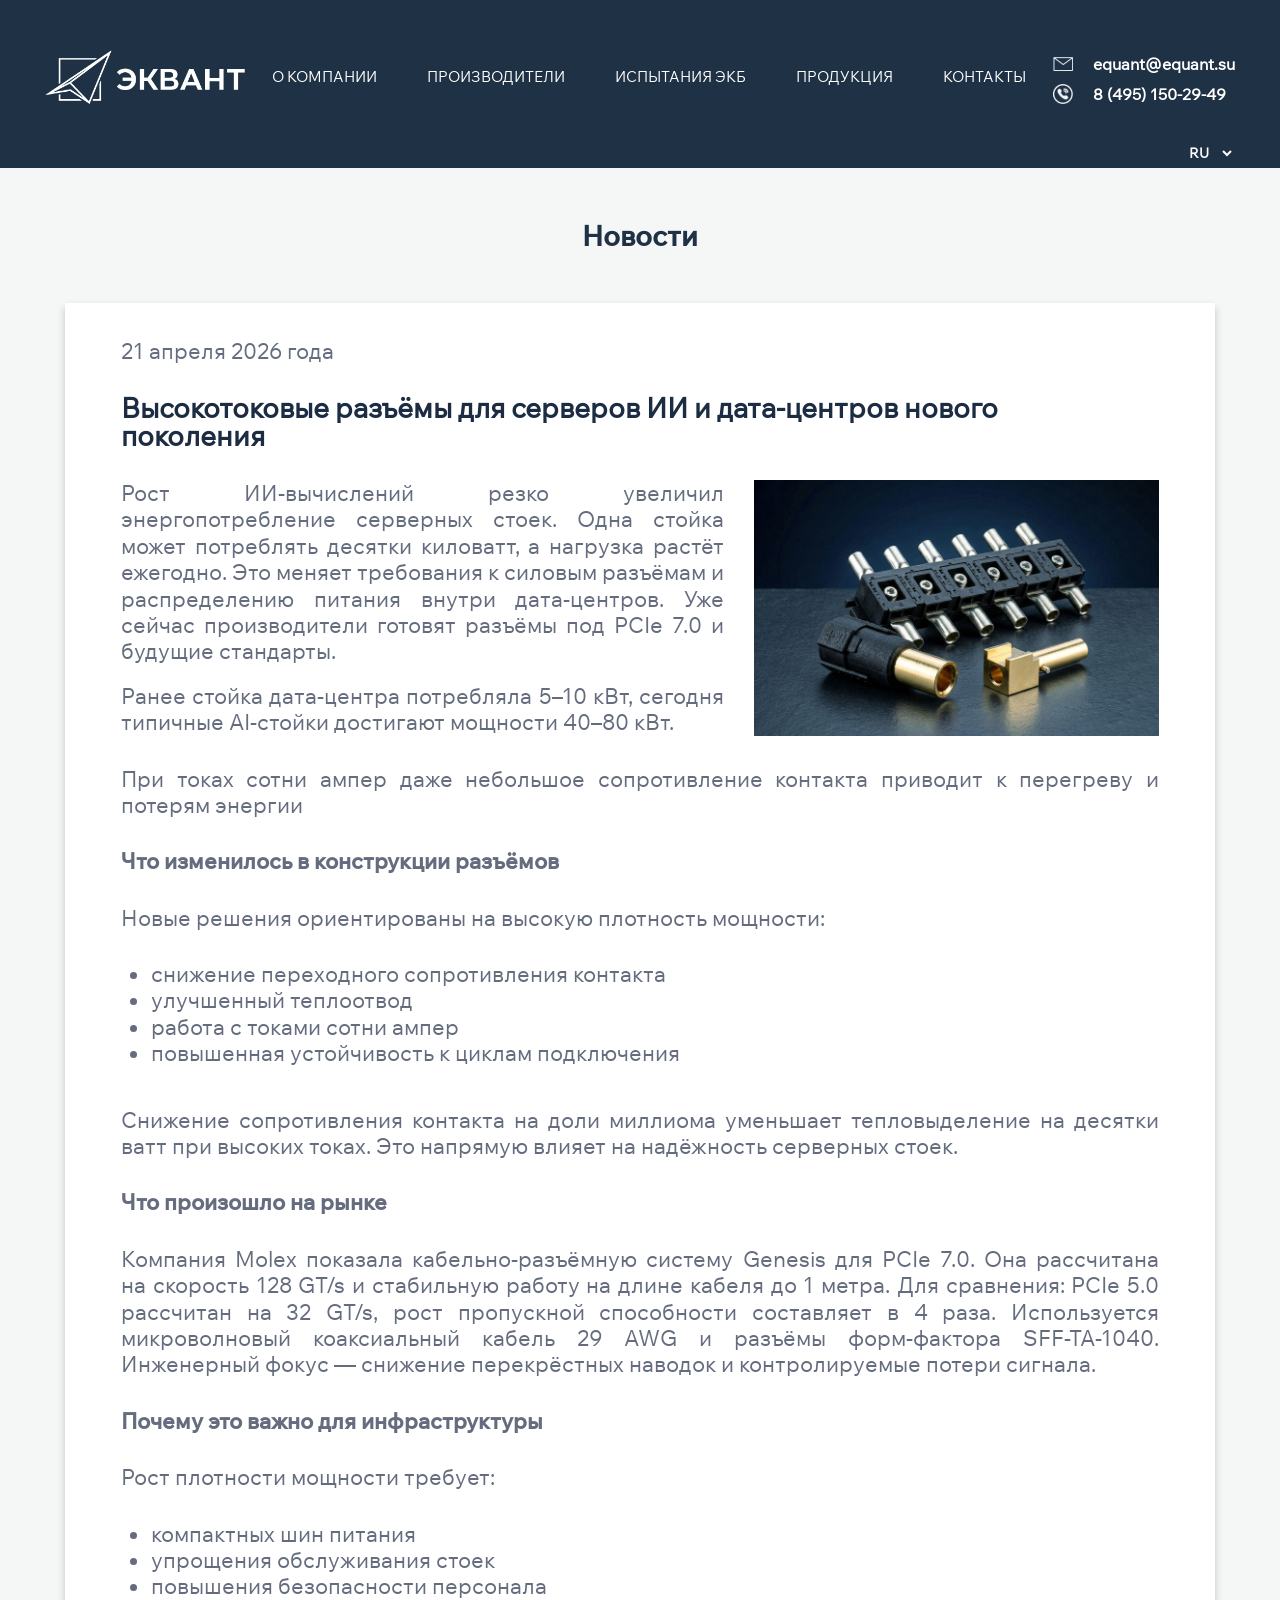
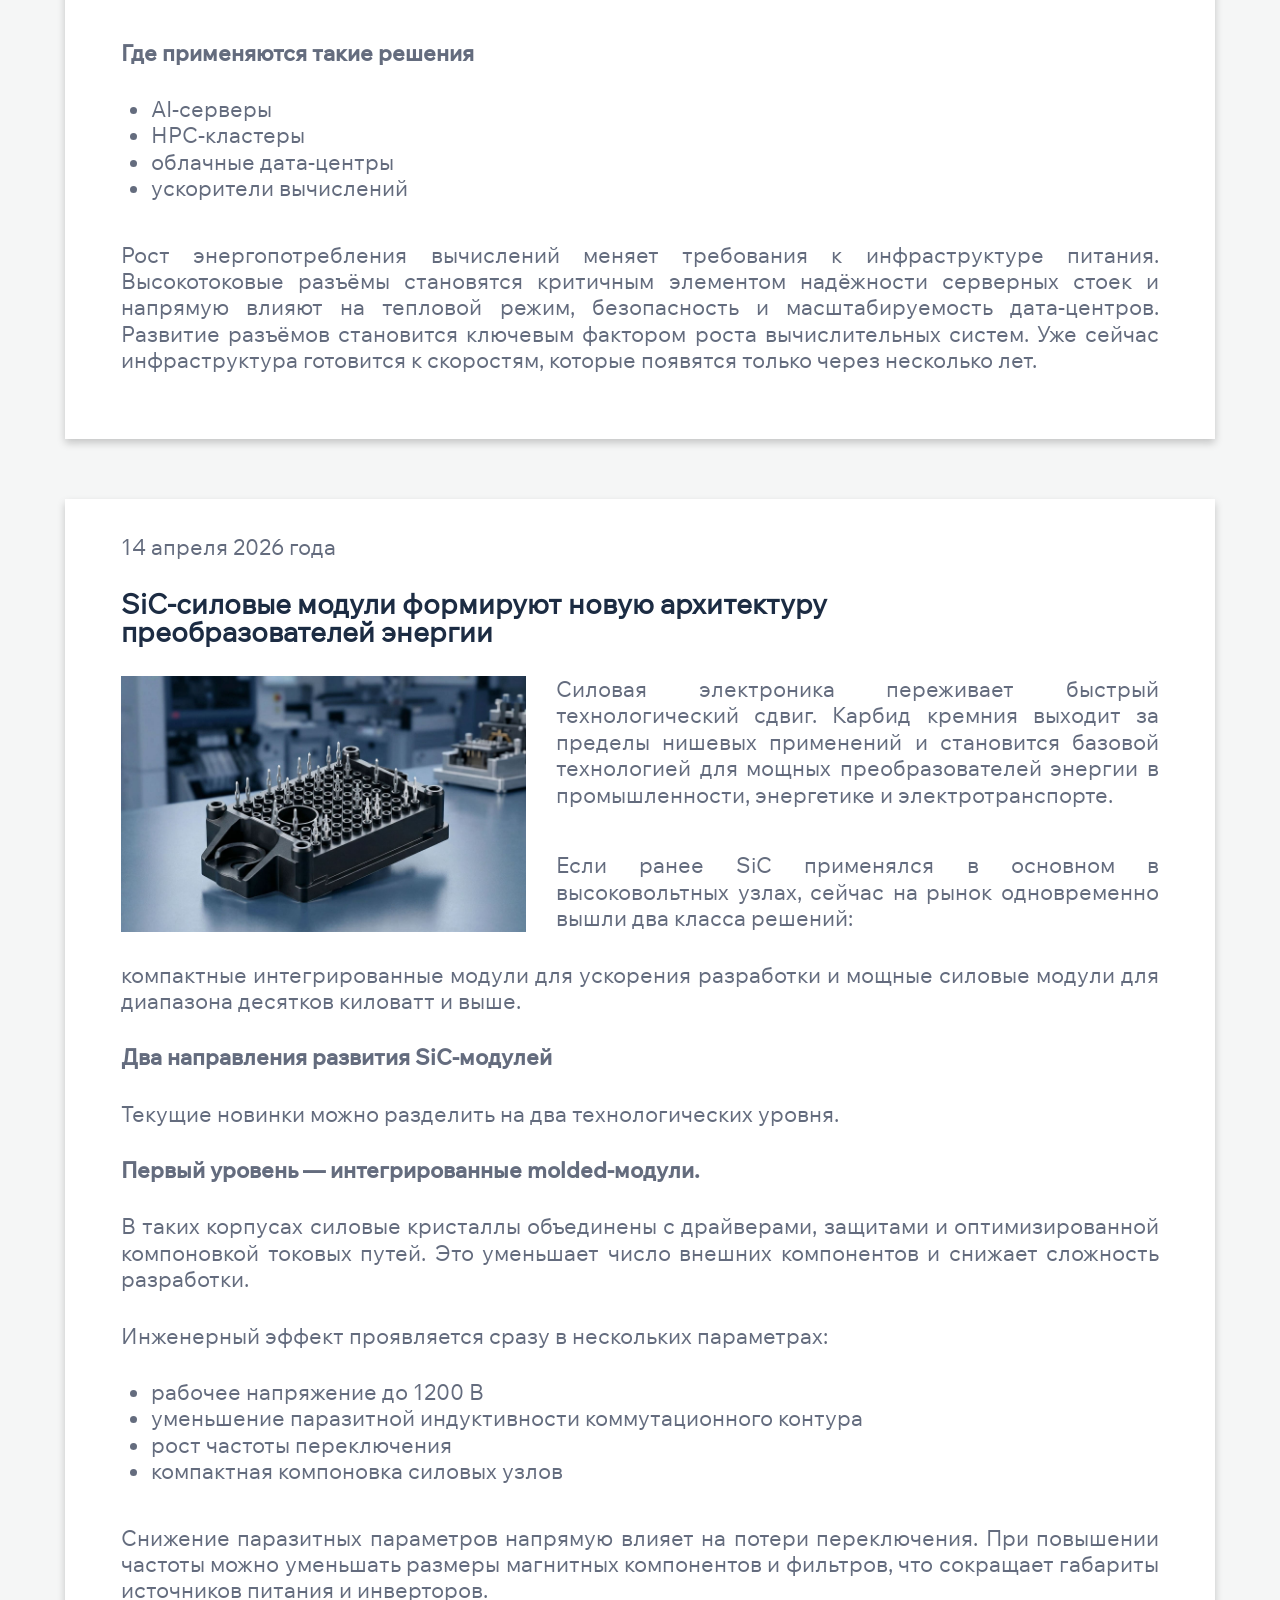
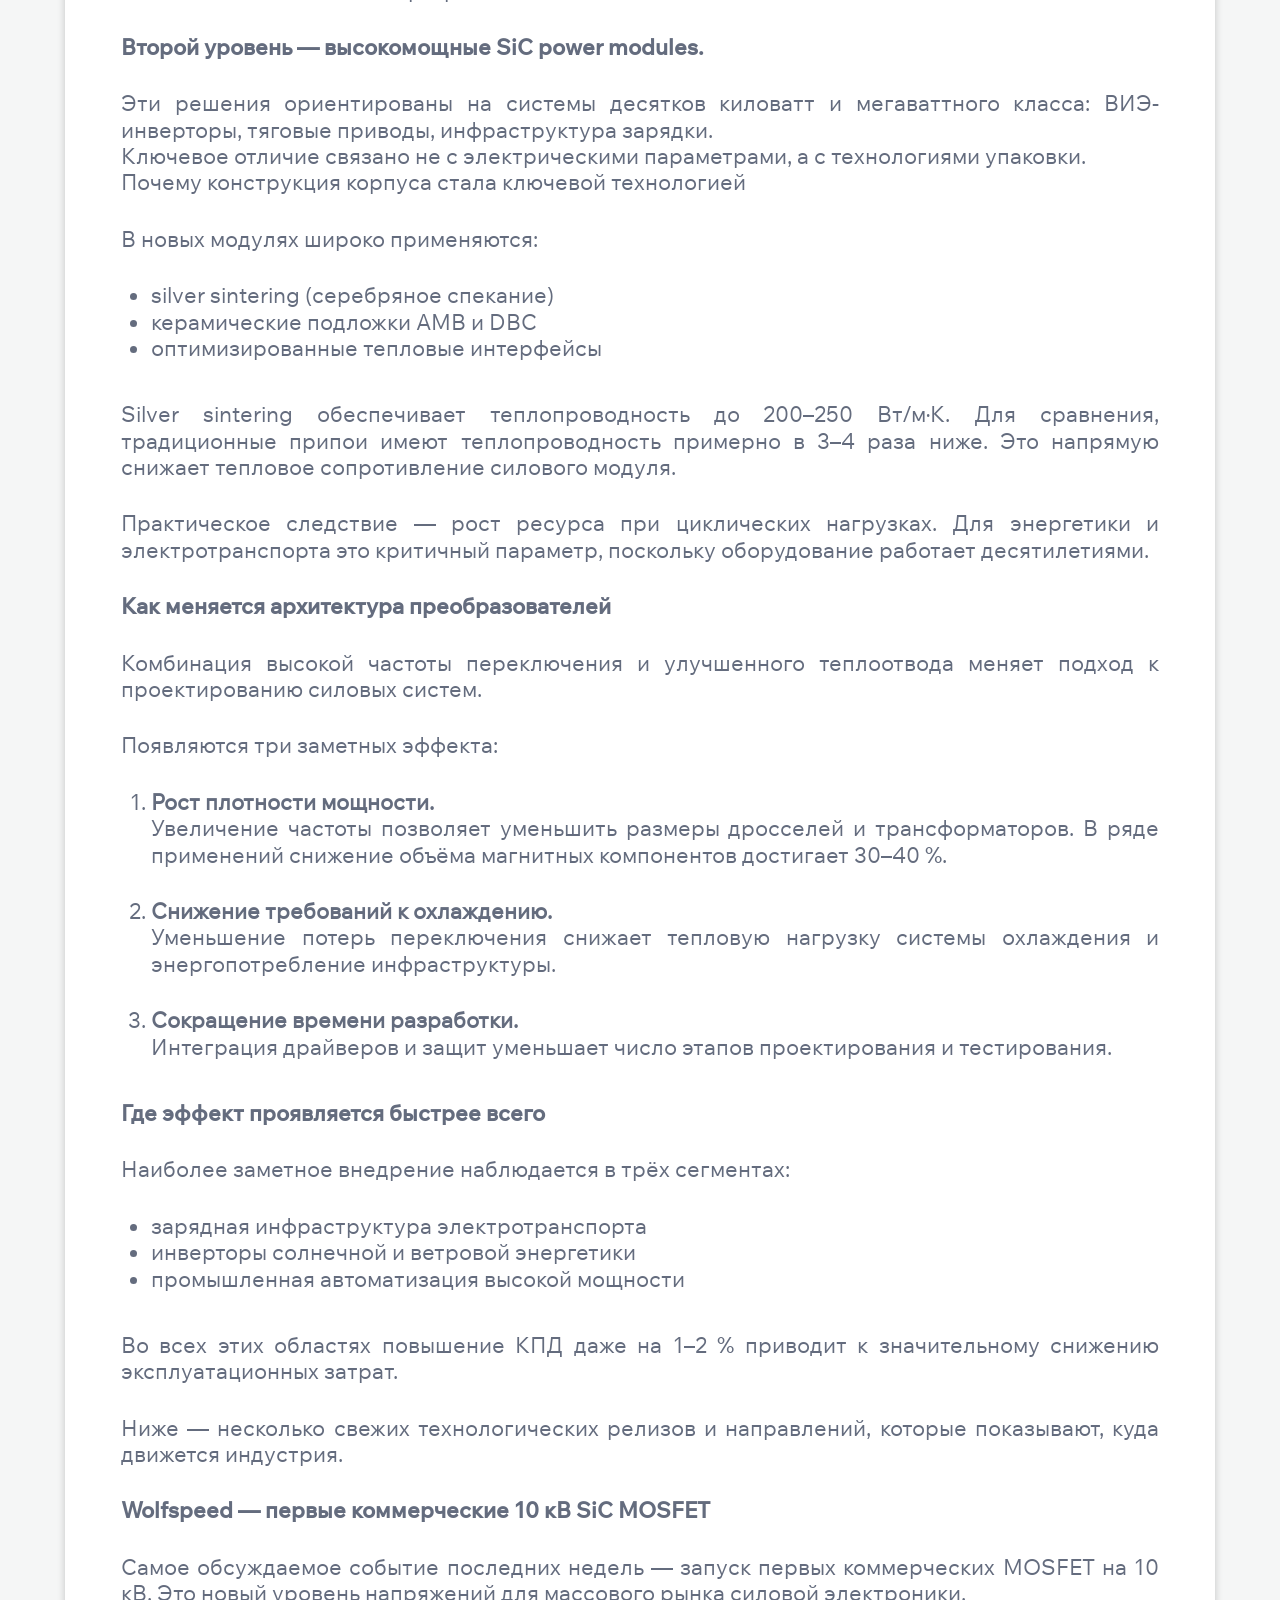
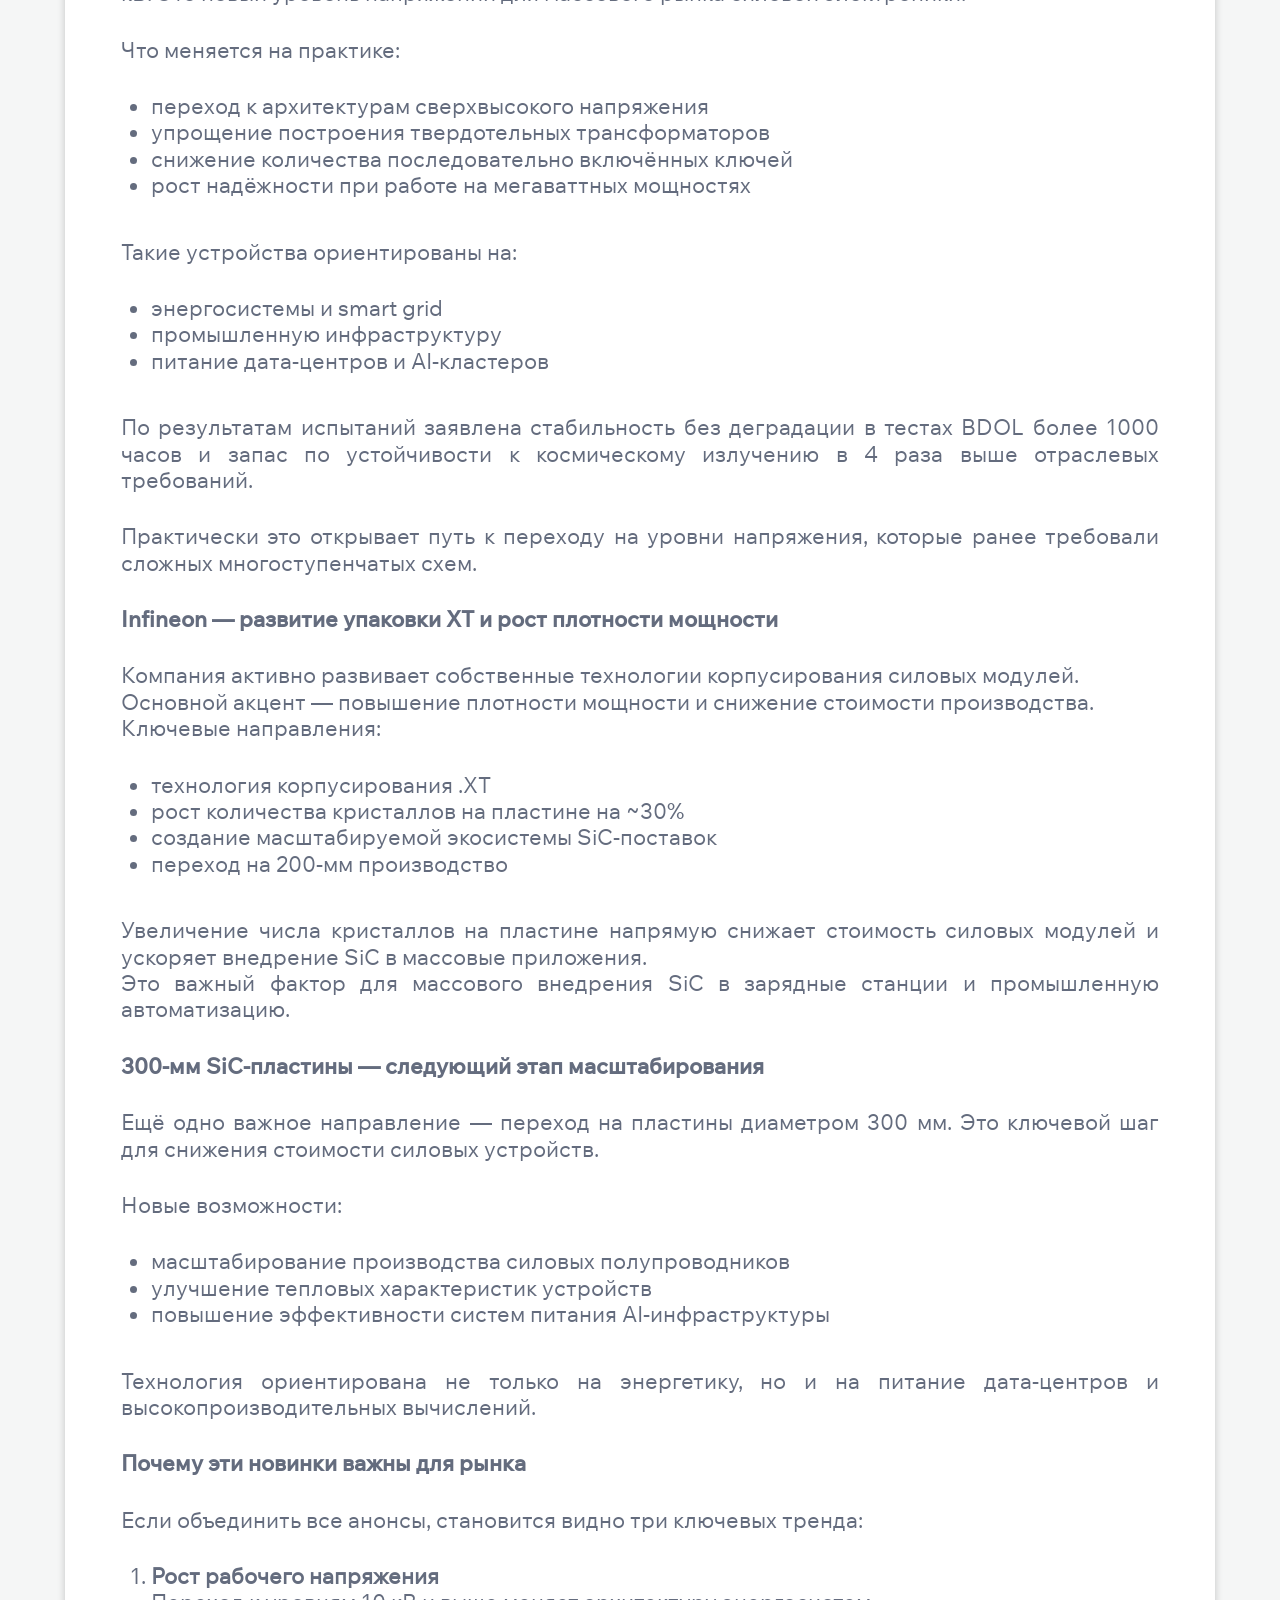
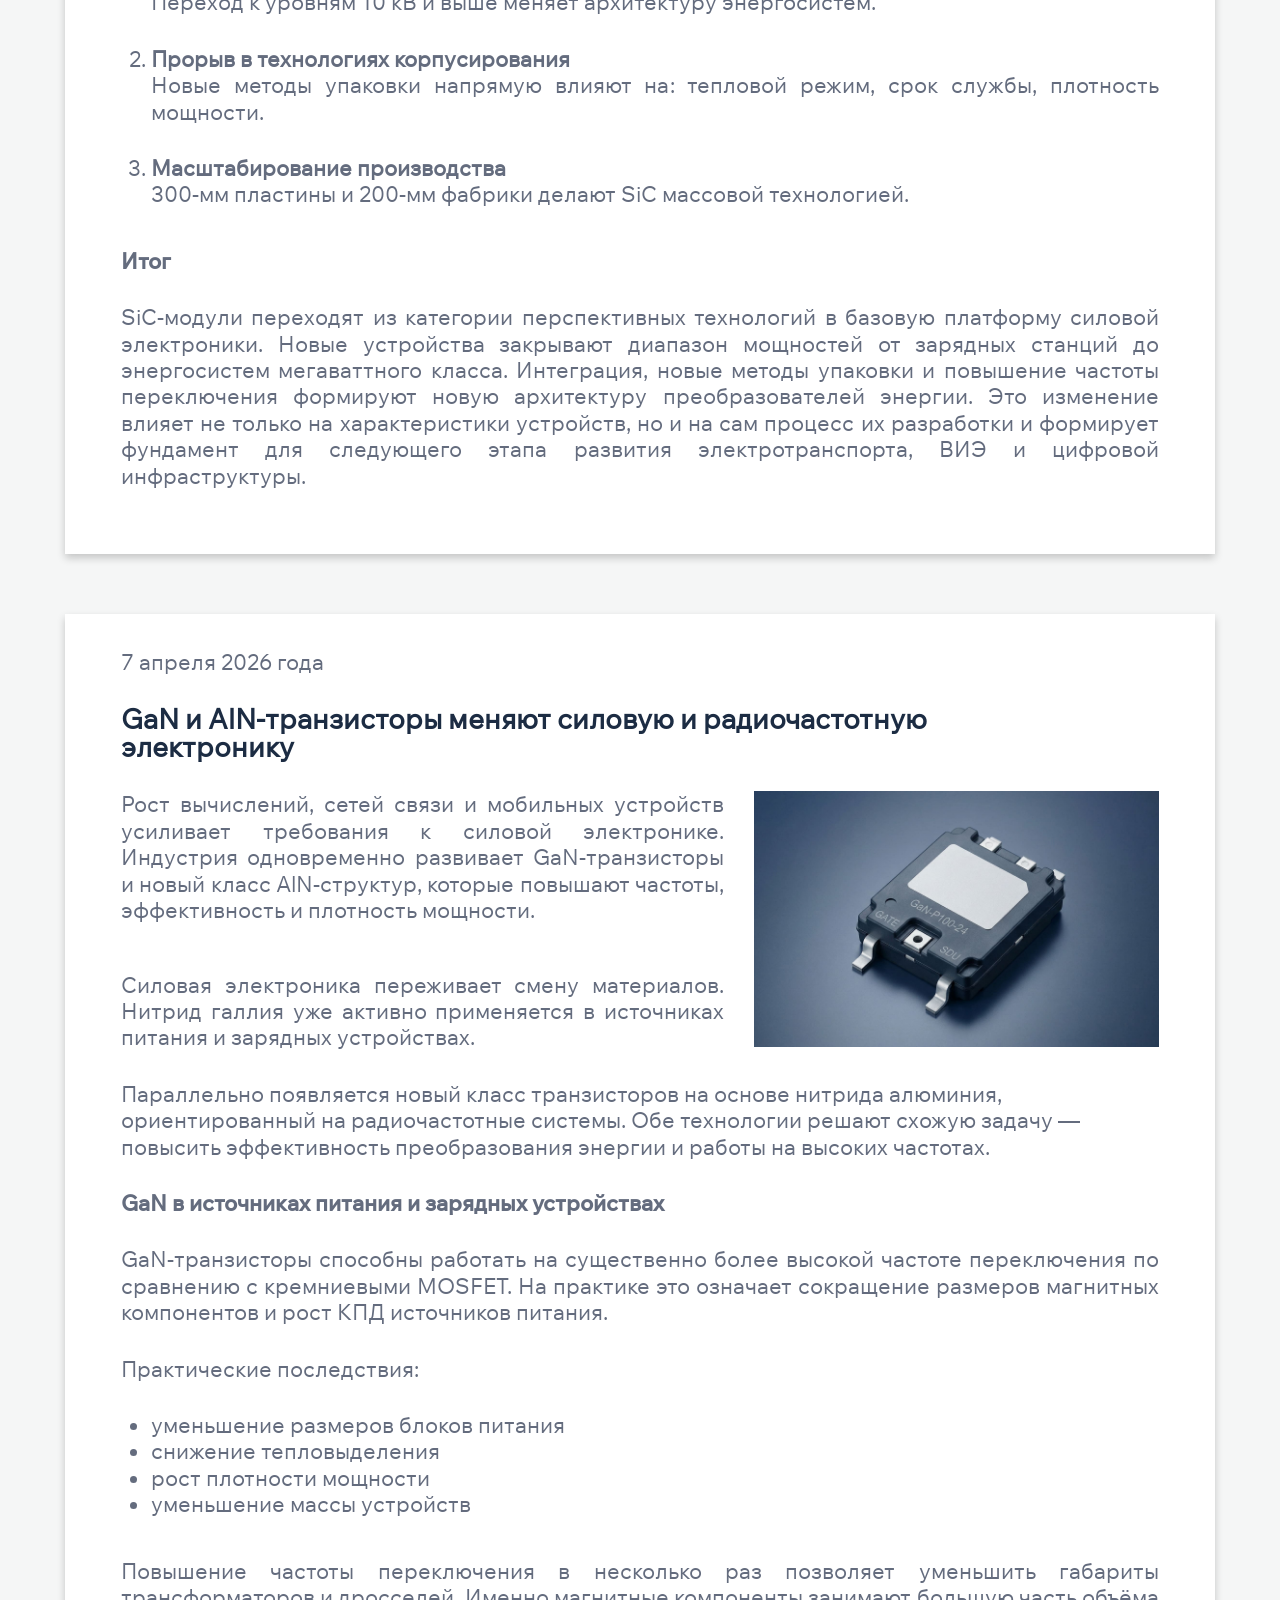
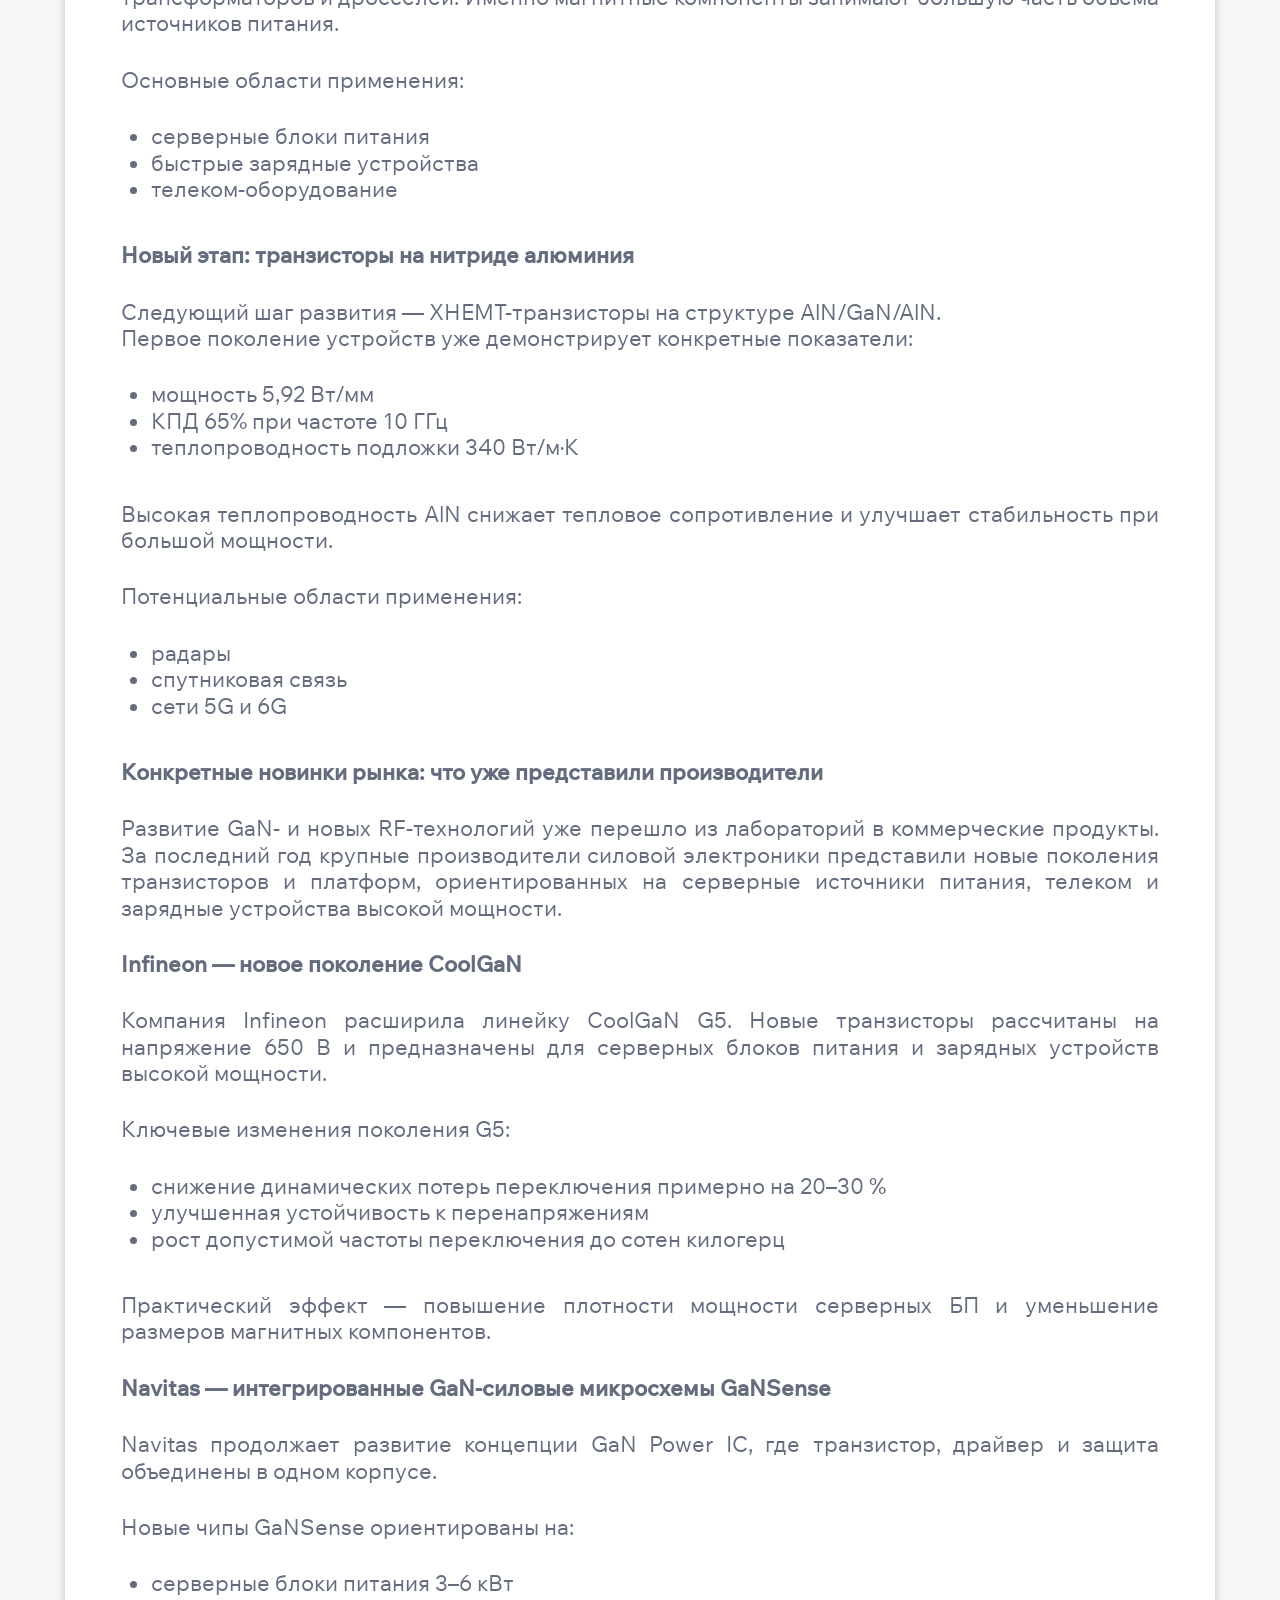
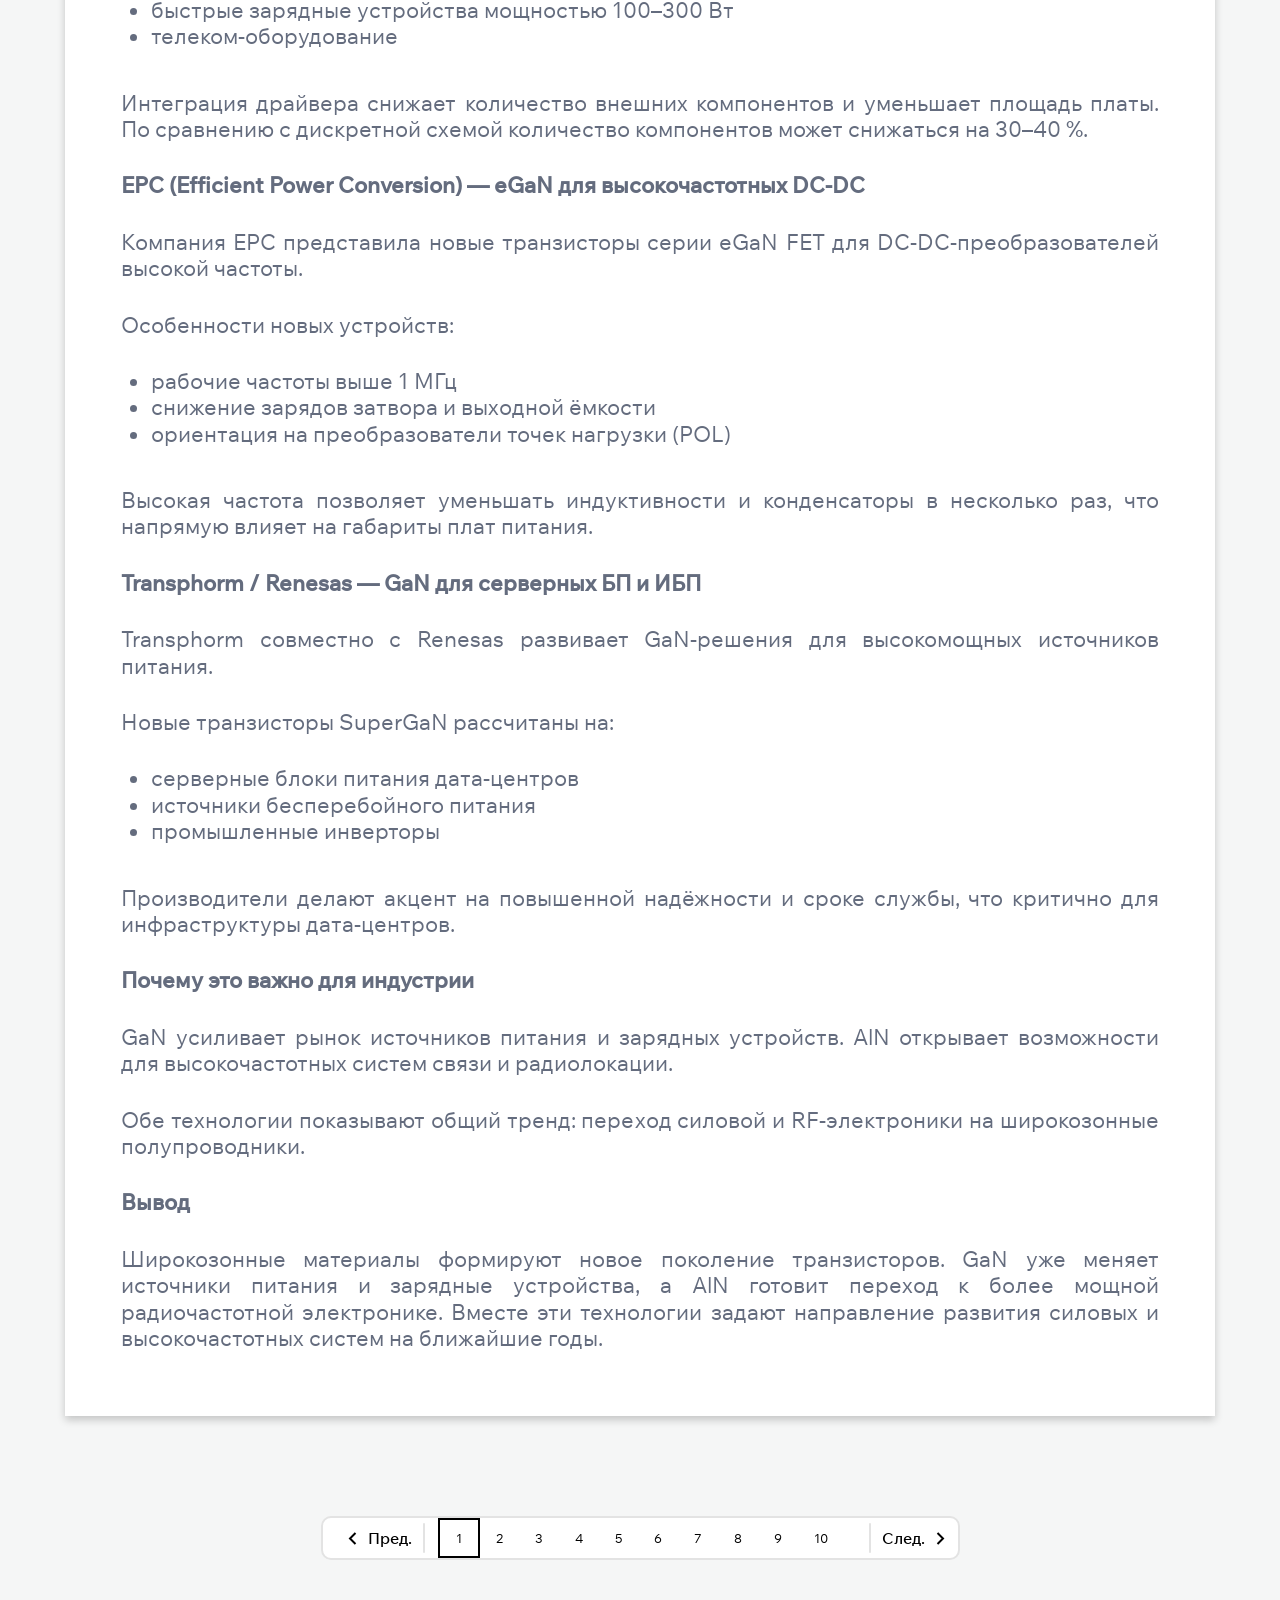
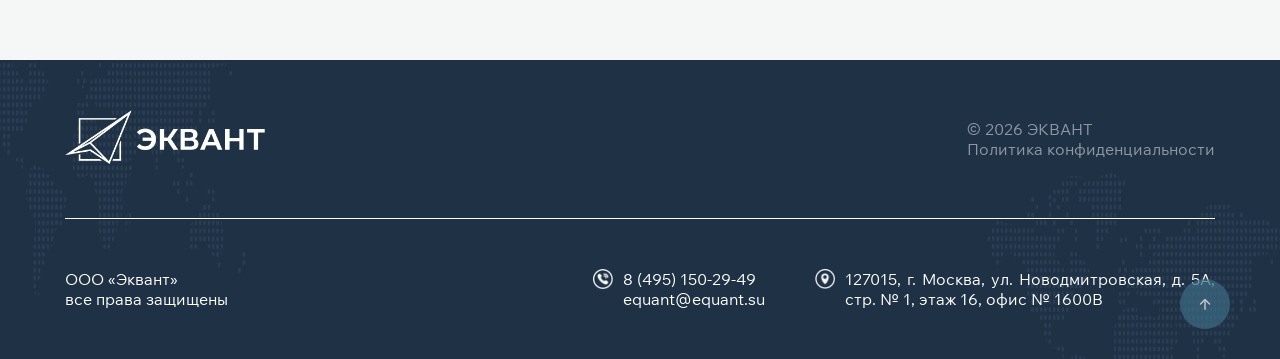
<file: news.html>
<!DOCTYPE html>
<html lang="en">
<head>
    <meta charset="UTF-8">
    <meta name="viewport" content="width=device-width, initial-scale=1.0">
    <title>Эквант</title>
    <link rel="stylesheet" href="./style.css">
</head>
<body>
    <header id="header" class="header-diff-page">
    </header>
<div class="news-page">
  <div class="container">
    <p class="title-shared" data-i18n="titleShared"></p>
    <div class="news-page__list">

      <div class="page-group" data-page="1">

      <div class="news-page__list-card">
    <p class="news-page__list-card-date" data-i18n="news_apr21_date"></p>
    <p class="news-page__list-card-title" data-i18n="news_page_apr21_title" style="max-width: 900px;"></p>
    <div class="news-page__list-card-img diff">
        <img src="./images/news-page-connectors.jpg" alt="">
        <div class="news-page__list-card-img-text">
            <p class="news-page__list-card-main-text" data-i18n="news_apr21_para1"></p>
            <p class="news-page__list-card-main-text" data-i18n="news_apr21_para2" ></p>
        </div>
    </div>
    <p class="news-page__list-card-main-text mt mb" data-i18n="news_apr21_para3"></p>
    <p class="news-page__list-card-main-text title mt mb" data-i18n="news_apr21_subtitle1"></p>
    <p class="news-page__list-card-main-text mt mb" data-i18n="news_apr21_para4"></p>
    <div class="news-page__list-card-benefits diff">
      <ul>
        <li class="news-page__list-card-main-text" data-i18n="news_apr21_list_item1"></li>
        <li class="news-page__list-card-main-text" data-i18n="news_apr21_list_item2"></li>
        <li class="news-page__list-card-main-text" data-i18n="news_apr21_list_item3"></li>
        <li class="news-page__list-card-main-text" data-i18n="news_apr21_list_item4"></li>
      </ul>
    </div>
    <p class="news-page__list-card-main-text mt mb" data-i18n="news_apr21_para5"></p>
    <p class="news-page__list-card-main-text mt mb title" data-i18n="news_apr21_subtitle2"></p>
    <p class="news-page__list-card-main-text mt mb" data-i18n="news_apr21_para6"></p>
    <p class="news-page__list-card-main-text mt mb title" data-i18n="news_apr21_subtitle3"></p>
    <p class="news-page__list-card-main-text mt mb" data-i18n="news_apr21_para8"></p>
    <div class="news-page__list-card-benefits diff">
      <ul>
        <li class="news-page__list-card-main-text" data-i18n="news_apr21_list_item5"></li>
        <li class="news-page__list-card-main-text" data-i18n="news_apr21_list_item6"></li>
        <li class="news-page__list-card-main-text" data-i18n="news_apr21_list_item7"></li>
      </ul>
    </div>
    <p class="news-page__list-card-main-text mt mb title" data-i18n="news_apr21_subtitle4"></p>
    <div class="news-page__list-card-benefits diff">
      <ul>
        <li class="news-page__list-card-main-text" data-i18n="news_apr21_list_item8"></li>
        <li class="news-page__list-card-main-text" data-i18n="news_apr21_list_item9"></li>
        <li class="news-page__list-card-main-text" data-i18n="news_apr21_list_item10"></li>
        <li class="news-page__list-card-main-text" data-i18n="news_apr21_list_item11"></li>
      </ul>
    </div>
    <p class="news-page__list-card-main-text mt mb" data-i18n="news_apr21_para9"></p>
    
      </div>

      <div class="news-page__list-card">
    <p class="news-page__list-card-date" data-i18n="news_apr14_date"></p>
    <p class="news-page__list-card-title" data-i18n="news_page_apr14_title" style="max-width: 840px;"></p>
    <div class="news-page__list-card-img">
        <img src="./images/news-page-sic.jpg" alt="">
        <div class="news-page__list-card-img-text">
            <p class="news-page__list-card-main-text" data-i18n="news_apr14_para1"></p>
            <p class="news-page__list-card-main-text" data-i18n="news_apr14_para2" ></p>
        </div>
    </div>
    <p class="news-page__list-card-main-text mt mb" data-i18n="news_apr14_para3"></p>
    <p class="news-page__list-card-main-text title mt mb" data-i18n="news_apr14_subtitle1"></p>
    <p class="news-page__list-card-main-text mt mb" data-i18n="news_apr14_para4"></p>
    <p class="news-page__list-card-main-text mt mb title" data-i18n="news_apr14_para5"></p>
    <p class="news-page__list-card-main-text mt mb" data-i18n="news_apr14_para6"></p>
    <p class="news-page__list-card-main-text  mt mb" data-i18n="news_apr14_para7"></p>
    <div class="news-page__list-card-benefits diff">
      <ul>
        <li class="news-page__list-card-main-text" data-i18n="news_apr14_list_item1"></li>
        <li class="news-page__list-card-main-text" data-i18n="news_apr14_list_item2"></li>
        <li class="news-page__list-card-main-text" data-i18n="news_apr14_list_item3"></li>
        <li class="news-page__list-card-main-text" data-i18n="news_apr14_list_item4"></li>
      </ul>
    </div>
    <p class="news-page__list-card-main-text mt mb" data-i18n="news_apr14_para8"></p>
    <p class="news-page__list-card-main-text mt mb title" data-i18n="news_apr14_para9"></p>
    <p class="news-page__list-card-main-text mt" data-i18n="news_apr14_para10"></p>
    <p class="news-page__list-card-main-text" data-i18n="news_apr14_para11"></p>
    <p class="news-page__list-card-main-text mb" data-i18n="news_apr14_subtitle2"></p>
    <p class="news-page__list-card-main-text mt mb" data-i18n="news_apr14_para12"></p>
    <div class="news-page__list-card-benefits diff">
      <ul>
        <li class="news-page__list-card-main-text" data-i18n="news_apr14_list_item5"></li>
        <li class="news-page__list-card-main-text" data-i18n="news_apr14_list_item6"></li>
        <li class="news-page__list-card-main-text" data-i18n="news_apr14_list_item7"></li>
      </ul>
    </div>
    <p class="news-page__list-card-main-text mt mb" data-i18n="news_apr14_para13"></p>
    <p class="news-page__list-card-main-text mt mb" data-i18n="news_apr14_para14"></p>
    <p class="news-page__list-card-main-text mt mb title" data-i18n="news_apr14_subtitle3"></p>
    <p class="news-page__list-card-main-text mt mb" data-i18n="news_apr14_para15"></p>
    <p class="news-page__list-card-main-text mt mb" data-i18n="news_apr14_para16"></p>
    <div class="news-page__list-card-benefits diff">
      <ol>
        <li class="news-page__list-card-main-text" data-i18n="news_apr14_list_item8"></li>
        <li class="news-page__list-card-main-text" data-i18n="news_apr14_list_item9"></li>
        <li class="news-page__list-card-main-text" data-i18n="news_apr14_list_item10"></li>
      </ol>
    </div>
    <p class="news-page__list-card-main-text mt mb title" data-i18n="news_apr14_subtitle4"></p>
    <p class="news-page__list-card-main-text mt mb" data-i18n="news_apr14_para17"></p>
    <div class="news-page__list-card-benefits diff">
      <ul>
        <li class="news-page__list-card-main-text" data-i18n="news_apr14_list_item11"></li>
        <li class="news-page__list-card-main-text" data-i18n="news_apr14_list_item12"></li>
        <li class="news-page__list-card-main-text" data-i18n="news_apr14_list_item13"></li>
      </ul>
    </div>
    <p class="news-page__list-card-main-text mt mb" data-i18n="news_apr14_para18"></p>
    <p class="news-page__list-card-main-text mt mb" data-i18n="news_apr14_para19"></p>
    <p class="news-page__list-card-main-text mt mb title" data-i18n="news_apr14_subtitle5"></p>
    <p class="news-page__list-card-main-text mt mb" data-i18n="news_apr14_para20"></p>
    <p class="news-page__list-card-main-text mt mb" data-i18n="news_apr14_para21"></p>
    <div class="news-page__list-card-benefits diff">
      <ul>
        <li class="news-page__list-card-main-text" data-i18n="news_apr14_list_item14"></li>
        <li class="news-page__list-card-main-text" data-i18n="news_apr14_list_item15"></li>
        <li class="news-page__list-card-main-text" data-i18n="news_apr14_list_item16"></li>
        <li class="news-page__list-card-main-text" data-i18n="news_apr14_list_item17"></li>
      </ul>
    </div>
      <p class="news-page__list-card-main-text mt mb" data-i18n="news_apr14_para22"></p>
    <div class="news-page__list-card-benefits diff">
      <ul>
        <li class="news-page__list-card-main-text" data-i18n="news_apr14_list_item18"></li>
        <li class="news-page__list-card-main-text" data-i18n="news_apr14_list_item19"></li>
        <li class="news-page__list-card-main-text" data-i18n="news_apr14_list_item20"></li>
      </ul>
    </div>
    <p class="news-page__list-card-main-text mt mb" data-i18n="news_apr14_para23"></p>
    <p class="news-page__list-card-main-text mt mb" data-i18n="news_apr14_para24"></p>
    <p class="news-page__list-card-main-text mt mb title" data-i18n="news_apr14_subtitle6"></p>
    <p class="news-page__list-card-main-text mt" data-i18n="news_apr14_para25"></p>
    <p class="news-page__list-card-main-text mb" data-i18n="news_apr14_para26"></p>
    <div class="news-page__list-card-benefits diff">
      <ul>
        <li class="news-page__list-card-main-text" data-i18n="news_apr14_list_item21"></li>
        <li class="news-page__list-card-main-text" data-i18n="news_apr14_list_item22"></li>
        <li class="news-page__list-card-main-text" data-i18n="news_apr14_list_item23"></li>
        <li class="news-page__list-card-main-text" data-i18n="news_apr14_list_item24"></li>
      </ul>
    </div>
    <p class="news-page__list-card-main-text mt" data-i18n="news_apr14_para27"></p>
    <p class="news-page__list-card-main-text mb" data-i18n="news_apr14_para28"></p>
    <p class="news-page__list-card-main-text mt mb title" data-i18n="news_apr14_subtitle7"></p>
    <p class="news-page__list-card-main-text mt mb" data-i18n="news_apr14_para29"></p>
    <p class="news-page__list-card-main-text mt mb" data-i18n="news_apr14_para30"></p>
    <div class="news-page__list-card-benefits diff">
      <ul>
        <li class="news-page__list-card-main-text" data-i18n="news_apr14_list_item25"></li>
        <li class="news-page__list-card-main-text" data-i18n="news_apr14_list_item26"></li>
        <li class="news-page__list-card-main-text" data-i18n="news_apr14_list_item27"></li>
      </ul>
    </div>
    <p class="news-page__list-card-main-text mt mb" data-i18n="news_apr14_para31"></p>
    <p class="news-page__list-card-main-text mt mb title" data-i18n="news_apr14_subtitle8"></p>
    <p class="news-page__list-card-main-text mt mb" data-i18n="news_apr14_para32"></p>
    <div class="news-page__list-card-benefits diff">
      <ol>
        <li class="news-page__list-card-main-text" data-i18n="news_apr14_list_item28"></li>
        <li class="news-page__list-card-main-text" data-i18n="news_apr14_list_item29"></li>
        <li class="news-page__list-card-main-text" data-i18n="news_apr14_list_item30"></li>
      </ol>
    </div>
    <p class="news-page__list-card-main-text mt mb title" data-i18n="news_apr14_subtitle9"></p>
    <p class="news-page__list-card-main-text mt mb" data-i18n="news_apr14_para33"></p>
      </div>


      <div class="news-page__list-card">
    <p class="news-page__list-card-date" data-i18n="news_apr07_date"></p>
    <p class="news-page__list-card-title" data-i18n="news_page_apr07_title" style="max-width: 900px;"></p>
    <div class="news-page__list-card-img diff">
        <div class="news-page__list-card-img-unity">
            <img src="./images/news-page-gan.jpg" alt="">
            <p class="news-page__list-card-main-text text-align" style="font-size: 17.6px; line-height: 20px; color: #B5BAC6;" data-i18n="news_apr07_image_caption"></p>
        </div>
        <div class="news-page__list-card-img-text">
            <p class="news-page__list-card-main-text" data-i18n="news_apr07_para1"></p>
            <p class="news-page__list-card-main-text" data-i18n="news_apr07_para2" ></p>
        </div>
    </div>
    <p class="news-page__list-card-main-text mt mb text-align" data-i18n="news_apr07_para3"></p>
    <p class="news-page__list-card-main-text title mt mb" data-i18n="news_apr07_subtitle1"></p>
    <p class="news-page__list-card-main-text mt mb" data-i18n="news_apr07_para4"></p>
    <p class="news-page__list-card-main-text mt mb" data-i18n="news_apr07_para5"></p>
    <div class="news-page__list-card-benefits diff">
      <ul>
        <li class="news-page__list-card-main-text" data-i18n="news_apr07_list_item1"></li>
        <li class="news-page__list-card-main-text" data-i18n="news_apr07_list_item2"></li>
        <li class="news-page__list-card-main-text" data-i18n="news_apr07_list_item3"></li>
        <li class="news-page__list-card-main-text" data-i18n="news_apr07_list_item4"></li>
      </ul>
    </div>
    <p class="news-page__list-card-main-text mt mb" data-i18n="news_apr07_para6"></p>
    <p class="news-page__list-card-main-text mt mb" data-i18n="news_apr07_para7"></p>
    <div class="news-page__list-card-benefits diff">
      <ul>
        <li class="news-page__list-card-main-text" data-i18n="news_apr07_list_item5"></li>
        <li class="news-page__list-card-main-text" data-i18n="news_apr07_list_item6"></li>
        <li class="news-page__list-card-main-text" data-i18n="news_apr07_list_item7"></li>
      </ul>
    </div>
    <p class="news-page__list-card-main-text mt mb title" data-i18n="news_apr07_subtitle2"></p>
    <p class="news-page__list-card-main-text mt" data-i18n="news_apr07_para8"></p>
    <p class="news-page__list-card-main-text mb" data-i18n="news_apr07_para9"></p>
    <div class="news-page__list-card-benefits diff">
      <ul>
        <li class="news-page__list-card-main-text" data-i18n="news_apr07_list_item8"></li>
        <li class="news-page__list-card-main-text" data-i18n="news_apr07_list_item9"></li>
        <li class="news-page__list-card-main-text" data-i18n="news_apr07_list_item10"></li>
      </ul>
    </div>
    <p class="news-page__list-card-main-text mt mb" data-i18n="news_apr07_para10"></p>
    <p class="news-page__list-card-main-text mt mb" data-i18n="news_apr07_para11"></p>
    <div class="news-page__list-card-benefits diff">
      <ul>
        <li class="news-page__list-card-main-text" data-i18n="news_apr07_list_item11"></li>
        <li class="news-page__list-card-main-text" data-i18n="news_apr07_list_item12"></li>
        <li class="news-page__list-card-main-text" data-i18n="news_apr07_list_item13"></li>
      </ul>
    </div>
    <p class="news-page__list-card-main-text mt mb title" data-i18n="news_apr07_subtitle3"></p>
    <p class="news-page__list-card-main-text mt mb" data-i18n="news_apr07_para12"></p>
    <p class="news-page__list-card-main-text mt mb title" data-i18n="news_apr07_subtitle4"></p>
    <p class="news-page__list-card-main-text mt mb" data-i18n="news_apr07_para13"></p>
    <p class="news-page__list-card-main-text mt mb" data-i18n="news_apr07_para14"></p>
    <div class="news-page__list-card-benefits diff">
      <ul>
        <li class="news-page__list-card-main-text" data-i18n="news_apr07_list_item14"></li>
        <li class="news-page__list-card-main-text" data-i18n="news_apr07_list_item15"></li>
        <li class="news-page__list-card-main-text" data-i18n="news_apr07_list_item16"></li>
      </ul>
    </div>
    <p class="news-page__list-card-main-text mt mb" data-i18n="news_apr07_para15"></p>
    <p class="news-page__list-card-main-text mt mb title" data-i18n="news_apr07_subtitle5"></p>
    <p class="news-page__list-card-main-text mt mb" data-i18n="news_apr07_para16"></p>
    <p class="news-page__list-card-main-text mt mb" data-i18n="news_apr07_para17"></p>
    <div class="news-page__list-card-benefits diff">
      <ul>
        <li class="news-page__list-card-main-text" data-i18n="news_apr07_list_item17"></li>
        <li class="news-page__list-card-main-text" data-i18n="news_apr07_list_item18"></li>
        <li class="news-page__list-card-main-text" data-i18n="news_apr07_list_item19"></li>
      </ul>
    </div>
    <p class="news-page__list-card-main-text mt mb" data-i18n="news_apr07_para18"></p>
    <p class="news-page__list-card-main-text mt mb title" data-i18n="news_apr07_subtitle6"></p>
    <p class="news-page__list-card-main-text mt mb" data-i18n="news_apr07_para19"></p>
    <p class="news-page__list-card-main-text mt mb" data-i18n="news_apr07_para20"></p>
    <div class="news-page__list-card-benefits diff">
      <ul>
        <li class="news-page__list-card-main-text" data-i18n="news_apr07_list_item20"></li>
        <li class="news-page__list-card-main-text" data-i18n="news_apr07_list_item21"></li>
        <li class="news-page__list-card-main-text" data-i18n="news_apr07_list_item22"></li>
      </ul>
    </div>
    <p class="news-page__list-card-main-text mt mb" data-i18n="news_apr07_para21"></p>
    <p class="news-page__list-card-main-text mt mb title" data-i18n="news_apr07_subtitle7"></p>
    <p class="news-page__list-card-main-text mt mb" data-i18n="news_apr07_para22"></p>
    <p class="news-page__list-card-main-text mt mb" data-i18n="news_apr07_para23"></p>
    <div class="news-page__list-card-benefits diff">
      <ul>
        <li class="news-page__list-card-main-text" data-i18n="news_apr07_list_item23"></li>
        <li class="news-page__list-card-main-text" data-i18n="news_apr07_list_item24"></li>
        <li class="news-page__list-card-main-text" data-i18n="news_apr07_list_item25"></li>
      </ul>
    </div>
    <p class="news-page__list-card-main-text mt mb" data-i18n="news_apr07_para24"></p>
    <p class="news-page__list-card-main-text mt mb title" data-i18n="news_apr07_subtitle8"></p>
    <p class="news-page__list-card-main-text mt mb" data-i18n="news_apr07_para25"></p>
    <p class="news-page__list-card-main-text mt mb" data-i18n="news_apr07_para26"></p>
    <p class="news-page__list-card-main-text mt mb title" data-i18n="news_apr07_subtitle9"></p>
    <p class="news-page__list-card-main-text mt mb" data-i18n="news_apr07_para27"></p>
      </div>

      </div>   


      <div class="page-group" data-page="2">

      <div class="news-page__list-card">
    <p class="news-page__list-card-date" data-i18n="news_mar21_date"></p>
    <p class="news-page__list-card-title" data-i18n="news_page_mar21_title" style="max-width: 900px;"></p>
    <div class="news-page__list-card-img diff">
        <img src="./images/news-pahe-snapdragon.jpg" alt="">
        <div class="news-page__list-card-img-text">
            <p class="news-page__list-card-main-text" data-i18n="news_mar21_para1"></p>
            <p class="news-page__list-card-main-text" data-i18n="news_mar21_para2" ></p>
        </div>
    </div>
    <p class="news-page__list-card-main-text title mt mb" data-i18n="news_mar21_subtitle1"></p>
    <div class="news-page__list-card-benefits diff">
      <ul>
        <li class="news-page__list-card-main-text" data-i18n="news_mar21_list_item1"></li>
        <li class="news-page__list-card-main-text" data-i18n="news_mar21_list_item2"></li>
        <li class="news-page__list-card-main-text" data-i18n="news_mar21_list_item3"></li>
        <li class="news-page__list-card-main-text" data-i18n="news_mar21_list_item4"></li>
      </ul>
    </div>
    <p class="news-page__list-card-main-text mt mb title" data-i18n="news_mar21_subtitle2"></p>
    <p class="news-page__list-card-main-text mt mb" data-i18n="news_mar21_para3"></p>
    <p class="news-page__list-card-main-text mt mb title" data-i18n="news_mar21_para4"></p>
    <div class="news-page__list-card-benefits diff">
      <ul>
        <li class="news-page__list-card-main-text" data-i18n="news_mar21_list_item5"></li>
        <li class="news-page__list-card-main-text" data-i18n="news_mar21_list_item6"></li>
        <li class="news-page__list-card-main-text" data-i18n="news_mar21_list_item7"></li>
      </ul>
    </div>
    <p class="news-page__list-card-main-text mt mb title" data-i18n="news_mar21_subtitle3"></p>
    <div class="news-page__list-card-benefits diff">
      <ul>
        <li class="news-page__list-card-main-text" data-i18n="news_mar21_list_item8"></li>
        <li class="news-page__list-card-main-text" data-i18n="news_mar21_list_item9"></li>
        <li class="news-page__list-card-main-text" data-i18n="news_mar21_list_item10"></li>
        <li class="news-page__list-card-main-text" data-i18n="news_mar21_list_item11"></li>
      </ul>
    </div>
    <p class="news-page__list-card-main-text mt mb" data-i18n="news_mar21_para5"></p>
    <p class="news-page__list-card-main-text mt mb title" data-i18n="news_mar21_subtitle4"></p>
    <p class="news-page__list-card-main-text mt mb" data-i18n="news_mar21_para6"></p>
    
      </div>

      <div class="news-page__list-card">
    <p class="news-page__list-card-date" data-i18n="news_mar14_date"></p>
    <p class="news-page__list-card-title" data-i18n="news_page_mar14_title" style="max-width: 840px;"></p>
    <div class="news-page__list-card-img">
        <img src="./images/news-page-Nordic.jpg" alt="">
        <div class="news-page__list-card-img-text">
            <p class="news-page__list-card-main-text" data-i18n="news_mar14_para1"></p>
            <p class="news-page__list-card-main-text" data-i18n="news_mar14_para2" ></p>
        </div>
    </div>
    <p class="news-page__list-card-main-text mt mb" data-i18n="news_mar14_para3"></p>
    <p class="news-page__list-card-main-text mt mb" data-i18n="news_mar14_para4"></p>
    <p class="news-page__list-card-main-text title mt mb" data-i18n="news_mar14_subtitle1"></p>
    <p class="news-page__list-card-main-text mt mb" data-i18n="news_mar14_para5"></p>
    <div class="news-page__list-card-benefits diff">
      <ul>
        <li class="news-page__list-card-main-text" data-i18n="news_mar14_list_item1"></li>
        <li class="news-page__list-card-main-text" data-i18n="news_mar14_list_item2"></li>
        <li class="news-page__list-card-main-text" data-i18n="news_mar14_list_item3"></li>
      </ul>
    </div>
    <p class="news-page__list-card-main-text mt mb" data-i18n="news_mar14_para6"></p>
    <p class="news-page__list-card-main-text mt mb title" data-i18n="news_mar14_subtitle2"></p>
    <p class="news-page__list-card-main-text  mt mb" data-i18n="news_mar14_para7"></p>
    <div class="news-page__list-card-benefits diff">
      <ul>
        <li class="news-page__list-card-main-text" data-i18n="news_mar14_list_item4"></li>
        <li class="news-page__list-card-main-text" data-i18n="news_mar14_list_item5"></li>
        <li class="news-page__list-card-main-text" data-i18n="news_mar14_list_item6"></li>
      </ul>
    </div>
    <p class="news-page__list-card-main-text mt mb" data-i18n="news_mar14_para8"></p>
    <p class="news-page__list-card-main-text mt mb title" data-i18n="news_mar14_subtitle3"></p>
    <p class="news-page__list-card-main-text mt mb" data-i18n="news_mar14_para9"></p>
    <div class="news-page__list-card-benefits diff">
      <ul>
        <li class="news-page__list-card-main-text" data-i18n="news_mar14_list_item7"></li>
        <li class="news-page__list-card-main-text" data-i18n="news_mar14_list_item8"></li>
        <li class="news-page__list-card-main-text" data-i18n="news_mar14_list_item9"></li>
        <li class="news-page__list-card-main-text" data-i18n="news_mar14_list_item10"></li>
      </ul>
    </div>
    <p class="news-page__list-card-main-text mt mb" data-i18n="news_mar14_para10"></p>
    <p class="news-page__list-card-main-text mt mb" data-i18n="news_mar14_para11"></p>
      </div>

      <div class="news-page__list-card">
    <p class="news-page__list-card-date" data-i18n="news_mar07_date"></p>
    <p class="news-page__list-card-title" data-i18n="news_page_mar07_title" style="max-width: 900px;"></p>
    <div class="news-page__list-card-img diff">
        <div class="news-page__list-card-img-unity">
            <img src="./images/news-page-KyocerammWave3.jpg" alt="">
            <p class="news-page__list-card-main-text text-align" style="font-size: 17.6px; line-height: 20px; color: #B5BAC6;" data-i18n="news_mar07_image_caption"></p>
        </div>
        <div class="news-page__list-card-img-text">
            <p class="news-page__list-card-main-text" data-i18n="news_mar07_para1"></p>
            <p class="news-page__list-card-main-text" data-i18n="news_mar07_para2" ></p>
        </div>
    </div>
    <p class="news-page__list-card-main-text title mt mb" data-i18n="news_mar07_subtitle1"></p>
    <p class="news-page__list-card-main-text mt mb text-align" data-i18n="news_mar07_para3"></p>
    <p class="news-page__list-card-main-text mt mb title" data-i18n="news_mar07_para4"></p>
    <div class="news-page__list-card-benefits diff">
      <ul>
        <li class="news-page__list-card-main-text" data-i18n="news_mar07_list_item1"></li>
        <li class="news-page__list-card-main-text" data-i18n="news_mar07_list_item2"></li>
        <li class="news-page__list-card-main-text" data-i18n="news_mar07_list_item3"></li>
      </ul>
    </div>
    <p class="news-page__list-card-main-text mt mb" data-i18n="news_mar07_para5"></p>
    <p class="news-page__list-card-main-text mt mb title" data-i18n="news_mar07_subtitle2"></p>
    <p class="news-page__list-card-main-text mt mb" data-i18n="news_mar07_para6"></p>
    <div class="news-page__list-card-benefits diff">
      <ul>
        <li class="news-page__list-card-main-text" data-i18n="news_mar07_list_item4"></li>
        <li class="news-page__list-card-main-text" data-i18n="news_mar07_list_item5"></li>
        <li class="news-page__list-card-main-text" data-i18n="news_mar07_list_item6"></li>
        <li class="news-page__list-card-main-text" data-i18n="news_mar07_list_item7"></li>
      </ul>
    </div>
    <p class="news-page__list-card-main-text mt mb" data-i18n="news_mar07_para7"></p>
    <p class="news-page__list-card-main-text mt mb title" data-i18n="news_mar07_subtitle3"></p>
    <p class="news-page__list-card-main-text mt mb" data-i18n="news_mar07_para8"></p>
    <div class="news-page__list-card-benefits diff">
      <ul>
        <li class="news-page__list-card-main-text" data-i18n="news_mar07_list_item8"></li>
        <li class="news-page__list-card-main-text" data-i18n="news_mar07_list_item9"></li>
        <li class="news-page__list-card-main-text" data-i18n="news_mar07_list_item10"></li>
      </ul>
    </div>
    <p class="news-page__list-card-main-text mt mb" data-i18n="news_mar07_para9"></p>
    <p class="news-page__list-card-main-text mt mb title" data-i18n="news_mar07_subtitle4"></p>
    <p class="news-page__list-card-main-text mt mb" data-i18n="news_mar07_para10"></p>

      </div>

      </div>   


      <div class="page-group" data-page="3">

      <div class="news-page__list-card">
    <p class="news-page__list-card-date" data-i18n="news_feb21_date"></p>
    <p class="news-page__list-card-title" data-i18n="news_page_feb21_title" style="max-width: 900px;"></p>
    <div class="news-page__list-card-img diff">
        <img src="./images/news-page-Murata.jpg" alt="">
        <div class="news-page__list-card-img-text">
            <p class="news-page__list-card-main-text" data-i18n="news_feb21_para1"></p>
            <p class="news-page__list-card-main-text" data-i18n="news_feb21_para2" ></p>
        </div>
    </div>
    <p class="news-page__list-card-main-text title mt mb" data-i18n="news_feb21_subtitle1"></p>
    <p class="news-page__list-card-main-text mt mb" data-i18n="news_feb21_para3"></p>
    <p class="news-page__list-card-main-text mt mb" data-i18n="news_feb21_para4"></p>
    <p class="news-page__list-card-main-text mt mb title" data-i18n="news_feb21_subtitle2"></p>
    <p class="news-page__list-card-main-text mt mb" data-i18n="news_feb21_para5"></p>
    <div class="news-page__list-card-benefits">
      <ul>
        <li class="news-page__list-card-main-text" data-i18n="news_feb21_list_item1"></li>
        <li class="news-page__list-card-main-text" data-i18n="news_feb21_list_item2"></li>
        <li class="news-page__list-card-main-text" data-i18n="news_feb21_list_item3"></li>
      </ul>
    </div>
    <p class="news-page__list-card-main-text mt mb title" data-i18n="news_feb21_subtitle3"></p>
    <p class="news-page__list-card-main-text mt mb" data-i18n="news_feb21_para6"></p>
    <div class="news-page__list-card-benefits diff">
      <ul>
        <li class="news-page__list-card-main-text" data-i18n="news_feb21_list_item4"></li>
        <li class="news-page__list-card-main-text" data-i18n="news_feb21_list_item5"></li>
        <li class="news-page__list-card-main-text" data-i18n="news_feb21_list_item6"></li>
        <li class="news-page__list-card-main-text" data-i18n="news_feb21_list_item7"></li>
      </ul>
    </div>
    <p class="news-page__list-card-main-text mb" data-i18n="news_feb21_para7"></p>
    <p class="news-page__list-card-main-text mt mb title" data-i18n="news_feb21_subtitle4"></p>
    <p class="news-page__list-card-main-text mt mb" data-i18n="news_feb21_para8"></p>
    <p class="news-page__list-card-main-text mt mb" data-i18n="news_feb21_para9"></p>
    
      </div>

      <div class="news-page__list-card">
    <p class="news-page__list-card-date" data-i18n="news_feb14_date"></p>
    <p class="news-page__list-card-title" data-i18n="news_page_feb14_title" style="max-width: 840px;"></p>
    <div class="news-page__list-card-img">
        <img src="./images/news-page-artery.jpg" alt="">
        <div class="news-page__list-card-img-text">
            <p class="news-page__list-card-main-text" data-i18n="news_feb14_para1"></p>
            <p class="news-page__list-card-main-text" data-i18n="news_feb14_para2" ></p>
        </div>
    </div>
    <p class="news-page__list-card-main-text title mt mb" data-i18n="news_feb14_subtitle1"></p>
    <p class="news-page__list-card-main-text mt mb" data-i18n="news_feb14_para3"></p>
    <div class="news-page__list-card-benefits diff">
      <ul>
        <li class="news-page__list-card-main-text" data-i18n="news_feb14_list_item1"></li>
        <li class="news-page__list-card-main-text" data-i18n="news_feb14_list_item2"></li>
        <li class="news-page__list-card-main-text" data-i18n="news_feb14_list_item3"></li>
      </ul>
    </div>
    <p class="news-page__list-card-main-text mt mb" data-i18n="news_feb14_para4"></p>
    <p class="news-page__list-card-main-text mt mb title" data-i18n="news_feb14_subtitle2"></p>
    <div class="news-page__list-card-benefits">
      <ul>
        <li class="news-page__list-card-main-text" data-i18n="news_feb14_list_item4"></li>
        <li class="news-page__list-card-main-text" data-i18n="news_feb14_list_item5"></li>
        <li class="news-page__list-card-main-text" data-i18n="news_feb14_list_item6"></li>
      </ul>
    </div>
    <p class="news-page__list-card-main-text mt mb title" data-i18n="news_feb14_subtitle3"></p>
    <p class="news-page__list-card-main-text mt mb" data-i18n="news_feb14_para5"></p>
    <div class="news-page__list-card-benefits diff">
      <ul>
        <li class="news-page__list-card-main-text" data-i18n="news_feb14_list_item7"></li>
        <li class="news-page__list-card-main-text" data-i18n="news_feb14_list_item8"></li>
        <li class="news-page__list-card-main-text" data-i18n="news_feb14_list_item9"></li>
        <li class="news-page__list-card-main-text" data-i18n="news_feb14_list_item10"></li>
      </ul>
    </div>
    <p class="news-page__list-card-main-text mb title" data-i18n="news_feb14_subtitle4"></p>
    <p class="news-page__list-card-main-text mt mb" data-i18n="news_feb14_para6"></p>
    <p class="news-page__list-card-main-text  mt mb" data-i18n="news_feb14_para7"></p>
      </div>

      <div class="news-page__list-card">
    <p class="news-page__list-card-date" data-i18n="news_feb07_date"></p>
    <p class="news-page__list-card-title" data-i18n="news_page_feb07_title" style="max-width: 900px;"></p>
    <div class="news-page__list-card-img diff">
        <div class="news-page__list-card-img-unity">
            <img src="./images/news-page-FPT.jpg" alt="">
            <p class="news-page__list-card-main-text text-align" style="font-size: 17.6px; line-height: 20px; color: #B5BAC6;" data-i18n="news_feb07_image_caption"></p>
        </div>
        <div class="news-page__list-card-img-text">
            <p class="news-page__list-card-main-text" data-i18n="news_feb07_para1"></p>
            <p class="news-page__list-card-main-text" data-i18n="news_feb07_para2" ></p>
        </div>
    </div>
    <p class="news-page__list-card-main-text title mt mb" data-i18n="news_feb07_subtitle1"></p>
    <p class="news-page__list-card-main-text" data-i18n="news_feb07_list_item1"></p>
    <p class="news-page__list-card-main-text mt mb text-align" data-i18n="news_feb07_para3"></p>
    <p class="news-page__list-card-main-text mt mb" data-i18n="news_feb07_para4"></p>
    <p class="news-page__list-card-main-text" data-i18n="news_feb07_list_item2"></p>
    <p class="news-page__list-card-main-text mt mb" data-i18n="news_feb07_para5"></p>
    <div class="news-page__list-card-benefits diff">
      <ul>
        <li class="news-page__list-card-main-text" data-i18n="news_feb07_list_item3"></li>
        <li class="news-page__list-card-main-text" data-i18n="news_feb07_list_item4"></li>
        <li class="news-page__list-card-main-text" data-i18n="news_feb07_list_item4"></li>
      </ul>
    </div>
    <p class="news-page__list-card-main-text mt mb" data-i18n="news_feb07_para6"></p>
    <p class="news-page__list-card-main-text" data-i18n="news_feb07_list_item6"></p>
    <p class="news-page__list-card-main-text mb" data-i18n="news_feb07_para7"></p>
    <p class="news-page__list-card-main-text" data-i18n="news_feb07_list_item7"></p>
    <p class="news-page__list-card-main-text mt mb" data-i18n="news_feb07_para8"></p>
    <div class="news-page__list-card-benefits diff">
      <ul>
        <li class="news-page__list-card-main-text" data-i18n="news_feb07_list_item8"></li>
        <li class="news-page__list-card-main-text" data-i18n="news_feb07_list_item9"></li>
        <li class="news-page__list-card-main-text" data-i18n="news_feb07_list_item10"></li>
        <li class="news-page__list-card-main-text" data-i18n="news_feb07_list_item11"></li>
        <li class="news-page__list-card-main-text" data-i18n="news_feb07_list_item12"></li>
        <li class="news-page__list-card-main-text" data-i18n="news_feb07_list_item13"></li>
      </ul>
    </div>
    <p class="news-page__list-card-main-text mt mb" data-i18n="news_feb07_list_item14"></p>
    <p class="news-page__list-card-main-text mt mb" data-i18n="news_feb07_para9"></p>
    <div class="news-page__list-card-benefits diff">
      <ul>
        <li class="news-page__list-card-main-text" data-i18n="news_feb07_list_item15"></li>
        <li class="news-page__list-card-main-text" data-i18n="news_feb07_list_item16"></li>
        <li class="news-page__list-card-main-text" data-i18n="news_feb07_list_item17"></li>
      </ul>
    </div>
    <p class="news-page__list-card-main-text mt mb" data-i18n="news_feb07_para10" style="text-align: left;"></p>
    <p class="news-page__list-card-main-text mt mb title" data-i18n="news_feb07_subtitle2"></p>
    <p class="news-page__list-card-main-text mt mb" data-i18n="news_feb07_para11"></p>
    <p class="news-page__list-card-main-text mt mb" data-i18n="news_feb07_para12"></p>
    
      </div>

      </div>    


      <div class="page-group" data-page="4">

      <div class="news-page__list-card">
    <p class="news-page__list-card-date" data-i18n="news_jan21_date"></p>
    <p class="news-page__list-card-title" data-i18n="news_page_jan21_title" style="max-width: 885px;"></p>
    <div class="news-page__list-card-img diff">
        <img src="./images/news-page-rubin.jpg" alt="">
        <div class="news-page__list-card-img-text">
            <p class="news-page__list-card-main-text" data-i18n="news_jan21_para1"></p>
            <p class="news-page__list-card-main-text" data-i18n="news_jan21_para2" ></p>
        </div>
    </div>
    <p class="news-page__list-card-main-text title mt mb" data-i18n="news_jan21_subtitle1"></p>
    <p class="news-page__list-card-main-text mt mb" data-i18n="news_jan21_para3"></p>
    <p class="news-page__list-card-main-text mt mb" data-i18n="news_jan21_para4"></p>
    <p class="news-page__list-card-main-text mt mb title" data-i18n="news_jan21_subtitle2"></p>
    <p class="news-page__list-card-main-text mt mb" data-i18n="news_jan21_para5"></p>
    <div class="news-page__list-card-benefits">
      <ul>
        <li class="news-page__list-card-main-text" data-i18n="news_jan21_list_item1"></li>
        <li class="news-page__list-card-main-text" data-i18n="news_jan21_list_item2"></li>
        <li class="news-page__list-card-main-text" data-i18n="news_jan21_list_item3"></li>
      </ul>
    </div>
    <p class="news-page__list-card-main-text mt mb" data-i18n="news_jan21_para6"></p>
    <p class="news-page__list-card-main-text mb title" data-i18n="news_jan21_subtitle3"></p>
    <p class="news-page__list-card-main-text mb" data-i18n="news_jan21_para7"></p>
    <p class="news-page__list-card-main-text title mt mb" data-i18n="news_dec21_subtitle4"></p>
    <div class="news-page__list-card-benefits diff">
      <ul>
        <li class="news-page__list-card-main-text" data-i18n="news_jan21_list_item4"></li>
        <li class="news-page__list-card-main-text" data-i18n="news_jan21_list_item5"></li>
        <li class="news-page__list-card-main-text" data-i18n="news_jan21_list_item6"></li>
        <li class="news-page__list-card-main-text" data-i18n="news_jan21_list_item7"></li>
      </ul>
    </div>
    <p class="news-page__list-card-main-text mt mb title" data-i18n="news_jan21_subtitle4"></p>
    <p class="news-page__list-card-main-text mt mb" data-i18n="news_jan21_para8"></p>
    <p class="news-page__list-card-main-text mt mb" data-i18n="news_jan21_para9"></p>
    <p class="news-page__list-card-main-text mt mb title" data-i18n="news_jan21_subtitle5"></p>
    <p class="news-page__list-card-main-text mt mb" data-i18n="news_jan21_para10"></p>
    
      </div>

      <div class="news-page__list-card">
    <p class="news-page__list-card-date" data-i18n="news_jan14_date"></p>
    <p class="news-page__list-card-title" data-i18n="news_page_jan14_title" style="max-width: 850px;"></p>
    <div class="news-page__list-card-img">
        <img src="./images/news-page-qualcomm.jpg" alt="">
        <div class="news-page__list-card-img-text">
            <p class="news-page__list-card-main-text" data-i18n="news_jan14_para1"></p>
            <p class="news-page__list-card-main-text" data-i18n="news_jan14_para2" ></p>
        </div>
    </div>
    <p class="news-page__list-card-main-text title mt mb" data-i18n="news_jan14_subtitle1"></p>
    <p class="news-page__list-card-main-text mt mb" data-i18n="news_jan14_para3"></p>
    <p class="news-page__list-card-main-text mt mb" data-i18n="news_jan14_para4"></p>
    <p class="news-page__list-card-main-text mt mb title" data-i18n="news_jan14_subtitle2"></p>
    <p class="news-page__list-card-main-text mt mb" data-i18n="news_jan14_para5"></p>
    <div class="news-page__list-card-benefits diff">
      <ul>
        <li class="news-page__list-card-main-text" data-i18n="news_jan14_list_item1"></li>
        <li class="news-page__list-card-main-text" data-i18n="news_jan14_list_item2"></li>
        <li class="news-page__list-card-main-text" data-i18n="news_jan14_list_item3"></li>
        <li class="news-page__list-card-main-text" data-i18n="news_jan14_list_item4"></li>
      </ul>
    </div>
    <p class="news-page__list-card-main-text mt mb" data-i18n="news_jan14_para6"></p>
    <p class="news-page__list-card-main-text mt mb title" data-i18n="news_jan14_subtitle3"></p>
    <p class="news-page__list-card-main-text  mt mb" data-i18n="news_jan14_para7"></p>
    <div class="news-page__list-card-benefits diff">
      <ul>
        <li class="news-page__list-card-main-text" data-i18n="news_jan14_list_item5"></li>
        <li class="news-page__list-card-main-text" data-i18n="news_jan14_list_item6"></li>
        <li class="news-page__list-card-main-text" data-i18n="news_jan14_list_item7"></li>
        <li class="news-page__list-card-main-text" data-i18n="news_jan14_list_item8"></li>
      </ul>
    </div>
    <p class="news-page__list-card-main-text  mt mb" data-i18n="news_jan14_para8"></p>
    <p class="news-page__list-card-main-text mb title" data-i18n="news_jan14_subtitle4"></p>
    <p class="news-page__list-card-main-text mb" data-i18n="news_jan14_para9"></p>
    <div class="news-page__list-card-benefits diff">
      <ul>
        <li class="news-page__list-card-main-text" data-i18n="news_jan14_list_item9"></li>
        <li class="news-page__list-card-main-text" data-i18n="news_jan14_list_item10"></li>
        <li class="news-page__list-card-main-text" data-i18n="news_jan14_list_item11"></li>
        <li class="news-page__list-card-main-text" data-i18n="news_jan14_list_item12"></li>
      </ul>
    </div>
    <p class="news-page__list-card-main-text mt mb" data-i18n="news_jan14_para10"></p>
    <p class="news-page__list-card-main-text mt mb title" data-i18n="news_jan14_subtitle5"></p>
    <p class="news-page__list-card-main-text mt mb" data-i18n="news_jan14_para11"></p>
    <p class="news-page__list-card-main-text mt mb title" data-i18n="news_jan14_subtitle6"></p>
    <p class="news-page__list-card-main-text mt mb" data-i18n="news_jan14_para12"></p>
    
      </div>

      <div class="news-page__list-card">
    <p class="news-page__list-card-date" data-i18n="news_jan07_date"></p>
    <p class="news-page__list-card-title" data-i18n="news_page_jan07_title"></p>
    <div class="news-page__list-card-img diff">
        <div class="news-page__list-card-img-unity">
            <img src="./images/news-texas-Instruments.jpg" alt="">
            <p class="news-page__list-card-main-text text-align" style="font-size: 17.6px; line-height: 20px; color: #B5BAC6;" data-i18n="news_jan07_image_caption"></p>
        </div>
        <div class="news-page__list-card-img-text">
            <p class="news-page__list-card-main-text" data-i18n="news_jan07_para1"></p>
            <p class="news-page__list-card-main-text" data-i18n="news_jan07_para2" ></p>
        </div>
    </div>
    <p class="news-page__list-card-main-text title mt mb" data-i18n="news_jan07_subtitle1"></p>
    <p class="news-page__list-card-main-text mt mb text-align" data-i18n="news_jan07_para3"></p>
    <p class="news-page__list-card-main-text mt mb" data-i18n="news_jan07_para4"></p>
    <p class="news-page__list-card-main-text mt mb title" data-i18n="news_jan07_subtitle2"></p>
    <p class="news-page__list-card-main-text mt mb" data-i18n="news_jan07_para5"></p>
    <div class="news-page__list-card-benefits diff">
      <ul>
        <li class="news-page__list-card-main-text" data-i18n="news_jan07_list_item1"></li>
        <li class="news-page__list-card-main-text" data-i18n="news_jan07_list_item2"></li>
        <li class="news-page__list-card-main-text" data-i18n="news_jan07_list_item3"></li>
        <li class="news-page__list-card-main-text" data-i18n="news_jan07_list_item4"></li>
      </ul>
    </div>
    <p class="news-page__list-card-main-text mt mb" data-i18n="news_jan07_para6"></p>
    <p class="news-page__list-card-main-text title mt mb" data-i18n="news_jan07_subtitle3"></p>
    <p class="news-page__list-card-main-text mb" data-i18n="news_jan07_para7"></p>
    <div class="news-page__list-card-benefits diff">
      <ul>
        <li class="news-page__list-card-main-text" data-i18n="news_jan07_list_item5"></li>
        <li class="news-page__list-card-main-text" data-i18n="news_jan07_list_item6"></li>
        <li class="news-page__list-card-main-text" data-i18n="news_jan07_list_item7"></li>
        <li class="news-page__list-card-main-text" data-i18n="news_jan07_list_item8"></li>
      </ul>
    </div>
    <p class="news-page__list-card-main-text mb" data-i18n="news_jan07_para8"></p>
    <p class="news-page__list-card-main-text title mt mb" data-i18n="news_jan07_subtitle4"></p>
    <p class="news-page__list-card-main-text mt mb" data-i18n="news_jan07_para9"></p>
    <div class="news-page__list-card-benefits diff">
      <ul>
        <li class="news-page__list-card-main-text" data-i18n="news_jan07_list_item9"></li>
        <li class="news-page__list-card-main-text" data-i18n="news_jan07_list_item10"></li>
        <li class="news-page__list-card-main-text" data-i18n="news_jan07_list_item11"></li>
        <li class="news-page__list-card-main-text" data-i18n="news_jan07_list_item12"></li>
      </ul>
    </div>
    <p class="news-page__list-card-main-text mt mb" data-i18n="news_jan07_para10"></p>
    <p class="news-page__list-card-main-text mt mb title" data-i18n="news_jan07_subtitle5"></p>
    <p class="news-page__list-card-main-text mt mb" data-i18n="news_jan07_para11"></p>
    <p class="news-page__list-card-main-text mt mb title" data-i18n="news_jan07_subtitle6"></p>
    <p class="news-page__list-card-main-text mt mb" data-i18n="news_jan07_para12"></p>
    
      </div>

      </div>      


      <div class="page-group" data-page="5">

      <div class="news-page__list-card">
    <p class="news-page__list-card-date" data-i18n="news_dec21_date"></p>
    <p class="news-page__list-card-title" data-i18n="news_page_dec21_title"></p>
    <div class="news-page__list-card-img diff">
        <div class="news-page__list-card-img-unity">
            <img src="./images/news-page-B2.jpg" alt="">
            <p class="news-page__list-card-main-text text-align" style="font-size: 17.6px; line-height: 20px; color: #B5BAC6;" data-i18n="news_dec21_image_caption"></p>
        </div>

        <div class="news-page__list-card-img-text">
            <p class="news-page__list-card-main-text" data-i18n="news_dec21_para1"></p>
            <p class="news-page__list-card-main-text" data-i18n="news_dec21_para2" ></p>
        </div>
    </div>
    <p class="news-page__list-card-main-text title mt mb" data-i18n="news_dec21_subtitle1"></p>
    <p class="news-page__list-card-main-text mt mb" data-i18n="news_dec21_para3"></p>
    <p class="news-page__list-card-main-text mt mb" data-i18n="news_dec21_para4"></p>
    <p class="news-page__list-card-main-text mt mb title" data-i18n="news_dec21_subtitle2"></p>
    <p class="news-page__list-card-main-text mt mb" data-i18n="news_dec21_para5"></p>
    <p class="news-page__list-card-main-text mt mb" data-i18n="news_dec21_para6"></p>
    <p class="news-page__list-card-main-text title mt mb" data-i18n="news_dec21_subtitle3"></p>
    <p class="news-page__list-card-main-text mb" data-i18n="news_dec21_para7"></p>
    <p class="news-page__list-card-main-text mb" data-i18n="news_dec21_para8"></p>
    <p class="news-page__list-card-main-text title mt mb" data-i18n="news_dec21_subtitle4"></p>
    <p class="news-page__list-card-main-text mt mb" data-i18n="news_dec21_para9"></p>
    <p class="news-page__list-card-main-text mt mb" data-i18n="news_dec21_para10"></p>
    <p class="news-page__list-card-main-text mt mb" data-i18n="news_dec21_conclusion"></p>
    
      </div>

        <div class="news-page__list-card">
        <p class="news-page__list-card-date" data-i18n="news_dec14_date"></p>
        <p class="news-page__list-card-title" data-i18n="news_page_dec14_title" style="max-width: 100%;"></p>
        <div class="news-page__list-card-img">
          <div class="news-page__list-card-img-unity">
            <img src="./images/news-page-knowless.jpg" alt="">
            <p class="news-page__list-card-main-text text-align" data-i18n="news_dec14_image_caption" style="color: #B5BAC6;font-weight: 400;font-size: 15px;line-height: 26.4px;"></p>
          </div>
          <div class="news-page__list-card-img-text">
            <p class="news-page__list-card-main-text mb" data-i18n="news_dec14_para1"></p>
            <p class="news-page__list-card-main-text" data-i18n="news_dec14_para2" style="margin-bottom:20px"></p>
          </div>
        </div>
        <p class="news-page__list-card-main-text mb" data-i18n="news_dec14_para3"></p>
        <p class="news-page__list-card-main-text title mb" data-i18n="news_dec14_subtitle1"></p>
        <p class="news-page__list-card-main-text mb" data-i18n="news_dec14_para4"></p>
        <p class="news-page__list-card-main-text mb" data-i18n="news_dec14_para5" style="text-align: left;"></p>
        <p class="news-page__list-card-main-text mb title" data-i18n="news_dec14_subtitle2"></p>
        <p class="news-page__list-card-main-text mb" data-i18n="news_dec14_para6"></p>
        <div class="news-page__list-card-benefits">
          <ul>
            <li class="news-page__list-card-main-text" data-i18n="news_dec14_list_item1"></li>
            <li class="news-page__list-card-main-text" data-i18n="news_dec14_list_item2"></li>
            <li class="news-page__list-card-main-text" data-i18n="news_dec14_list_item3"></li>
            <li class="news-page__list-card-main-text" data-i18n="news_dec14_list_item4"></li>
          </ul>
        </div>
        <p class="news-page__list-card-main-text mt mb" data-i18n="news_dec14_para7"></p>
        <p class="news-page__list-card-main-text mt mb title" data-i18n="news_dec14_subtitle3"></p>
        <p class="news-page__list-card-main-text mt mb" data-i18n="news_dec14_para8" style="text-align: left;"></p>
        <p class="news-page__list-card-main-text mt mb" data-i18n="news_dec14_para9" style="text-align: left;"></p>
        </div>

      <div class="news-page__list-card">
        <p class="news-page__list-card-date" data-i18n="news_dec07_date"></p>
        <p class="news-page__list-card-title" data-i18n="news_page_dec07_title" style="max-width: 100%;"></p>
        <div class="news-page__list-card-img diff">
            <img src="./images/news-page-analog-december.jpg" alt="">
          <div class="news-page__list-card-img-text">
            <p class="news-page__list-card-main-text" data-i18n="news_dec07_para1"></p>
            <p class="news-page__list-card-main-text title" data-i18n="news_dec07_subtitle1"></p>
          <div class="news-page__list-card-benefits">
            <ul>
              <li class="news-page__list-card-main-text" data-i18n="news_dec07_para2" style="white-space: pre-line;"></li>
            </ul>
          </div>
          </div>
        </div>
        <div class="news-page__list-card-benefits diff-margin">
          <ul>
            <li class="news-page__list-card-main-text" data-i18n="news_dec07_para3" style="white-space: pre-line;"></li>
            <li class="news-page__list-card-main-text" data-i18n="news_dec07_para4" style="white-space: pre-line;"></li>
            <li class="news-page__list-card-main-text" data-i18n="news_dec07_para5" style="white-space: pre-line;"></li>
          </ul>
        </div>

         <p class="news-page__list-card-main-text title mt mb" data-i18n="news_dec07_subtitle2"></p>
        <div class="news-page__list-card-benefits diff-margin">
          <ul>
            <li class="news-page__list-card-main-text" data-i18n="news_dec07_para6"></li>
            <li class="news-page__list-card-main-text" data-i18n="news_dec07_para7"></li>
            <li class="news-page__list-card-main-text" data-i18n="news_dec07_para8"></li>
          </ul>
        </div>
         <p class="news-page__list-card-main-text mt mb title" data-i18n="news_dec07_subtitle3"></p>
        <div class="news-page__list-card-benefits diff-margin">
          <ul>
            <li class="news-page__list-card-main-text" data-i18n="news_dec07_para9"></li>
            <li class="news-page__list-card-main-text" data-i18n="news_dec07_para10"></li>
            <li class="news-page__list-card-main-text" data-i18n="news_dec07_para11"></li>
          </ul>
        </div>
         <p class="news-page__list-card-main-text mt mb title" data-i18n="news_dec07_subtitle4"></p>
         <p class="news-page__list-card-main-text mb" data-i18n="news_dec07_para12"></p>
      </div>

      </div>


      <div class="page-group" data-page="6">

      <div class="news-page__list-card">
    <p class="news-page__list-card-date" data-i18n="news_nov21_date"></p>
    <p class="news-page__list-card-title" data-i18n="news_nov21_title_news_page" style="max-width: 100%;"></p>
    <div class="news-page__list-card-img diff">
        <div class="news-page__list-card-img-unity">
            <img src="./images/news-page-kyocera.jpg" alt="">
        </div>

        <div class="news-page__list-card-img-text">
            <p class="news-page__list-card-main-text" data-i18n="kyocera_paragraph1"></p>
            <p class="news-page__list-card-main-text" data-i18n="kyocera_paragraph2"></p>
        </div>
    </div>
    <p class="news-page__list-card-main-text title mt mb" data-i18n="kyocera_paragraph3"></p>
    <p class="news-page__list-card-main-text mb" data-i18n="kyocera_paragraph4"></p>
    <p class="news-page__list-card-main-text mb" data-i18n="kyocera_paragraph5"></p>
    <p class="news-page__list-card-main-text title mb" data-i18n="kyocera_paragraph6"></p>
    <p class="news-page__list-card-main-text mb" data-i18n="kyocera_paragraph7"></p>
    <p class="news-page__list-card-main-text mb" data-i18n="kyocera_paragraph8"></p>
    <p class="news-page__list-card-main-text mb title" data-i18n="kyocera_paragraph9"></p>
    <p class="news-page__list-card-main-text" data-i18n="kyocera_paragraph10"></p>
    <p class="news-page__list-card-main-text mt" data-i18n="kyocera_paragraph11"></p>
    <p class="news-page__list-card-main-text mt title" data-i18n="kyocera_paragraph12"></p>
    <p class="news-page__list-card-main-text mt" data-i18n="kyocera_paragraph13"></p>
      </div>


        <div class="news-page__list-card">
        <p class="news-page__list-card-date" data-i18n="news_nov14_date"></p>
        <p class="news-page__list-card-title" data-i18n="news_nov14_title_news_page" style="max-width: 100%;"></p>
        <div class="news-page__list-card-img">
          <div class="news-page__list-card-img-unity">
            <img src="./images/news-page-metall.jpg" alt="">
            <p class="news-page__list-card-main-text text-align" data-i18n="liquid_metal_paragraph1" style="color: #B5BAC6;font-weight: 400;font-size: 15px;line-height: 26.4px;"></p>
          </div>
          <div class="news-page__list-card-img-text">
            <p class="news-page__list-card-main-text mb" data-i18n="liquid_metal_paragraph2"></p>
            <p class="news-page__list-card-main-text" data-i18n="liquid_metal_paragraph3" style="margin-bottom:20px"></p>
          </div>
        </div>
        <p class="news-page__list-card-main-text mb" data-i18n="liquid_metal_paragraph4"></p>
        <p class="news-page__list-card-main-text title mb" data-i18n="liquid_metal_paragraph5"></p>
        <p class="news-page__list-card-main-text mb" data-i18n="liquid_metal_paragraph6"></p>
        <p class="news-page__list-card-main-text mb" data-i18n="liquid_metal_paragraph7"></p>
        <p class="news-page__list-card-main-text mb title" data-i18n="liquid_metal_paragraph8"></p>
        <p class="news-page__list-card-main-text mb" data-i18n="liquid_metal_paragraph9"></p>
        <div class="news-page__list-card-benefits">
          <ul>
            <li class="news-page__list-card-main-text" data-i18n="liquid_metal_paragraph10"></li>
            <li class="news-page__list-card-main-text" data-i18n="liquid_metal_paragraph11"></li>
            <li class="news-page__list-card-main-text" data-i18n="liquid_metal_paragraph12"></li>
          </ul>
        </div>
        <p class="news-page__list-card-main-text mt mb" data-i18n="liquid_metal_paragraph13"></p>
        <p class="news-page__list-card-main-text mt mb title" data-i18n="liquid_metal_paragraph14"></p>
        <p class="news-page__list-card-main-text mt mb" data-i18n="liquid_metal_paragraph15"></p>
        <p class="news-page__list-card-main-text mt mb title" data-i18n="liquid_metal_paragraph16"></p>
        <p class="news-page__list-card-main-text mt mb" data-i18n="liquid_metal_paragraph17"></p>
        </div>

      <div class="news-page__list-card">
    <p class="news-page__list-card-date" data-i18n="news_nov07_date"></p>
    <p class="news-page__list-card-title" data-i18n="news_nov07_title_news_page" style="max-width: 100%;"></p>
    <div class="news-page__list-card-img diff">
        <div class="news-page__list-card-img-unity">
            <img src="./images/news-page-sony.jpg" alt="">
            <p class="news-page__list-card-main-text text-align" style="font-size: 16px; color: #B5BAC6;" data-i18n="sony_paragraph3"></p>
        </div>

        <div class="news-page__list-card-img-text">
            <p class="news-page__list-card-main-text" data-i18n="sony_paragraph1"></p>
            <p class="news-page__list-card-main-text" data-i18n="sony_paragraph2" style="margin-bottom: 30px;"></p>
        </div>
    </div>
    <p class="news-page__list-card-main-text mt mb" data-i18n="sony_paragraph4"></p>
    <p class="news-page__list-card-main-text mt mb title" data-i18n="sony_paragraph5"></p>
    <p class="news-page__list-card-main-text mt mb" data-i18n="sony_paragraph6"></p>
    <p class="news-page__list-card-main-text mt mb " data-i18n="sony_paragraph7"></p>
    <p class="news-page__list-card-main-text mt mb title" data-i18n="sony_paragraph8"></p>
    <div class="news-page__list-card-benefits diff">
        <ul>
            <li class="news-page__list-card-main-text" data-i18n="sony_paragraph9" style="white-space: pre-line;"></li>
            <li class="news-page__list-card-main-text" data-i18n="sony_paragraph10" style="white-space: pre-line;"></li>
            <li class="news-page__list-card-main-text" data-i18n="sony_paragraph11" style="white-space: pre-line;"></li>
            <li class="news-page__list-card-main-text" data-i18n="sony_paragraph12" style="white-space: pre-line;"></li>
        </ul>
    </div>
    <p class="news-page__list-card-main-text mt mb title" data-i18n="sony_paragraph13"></p>
    <div class="news-page__list-card-benefits">
        <ul>
            <li class="news-page__list-card-main-text" data-i18n="sony_paragraph14" style="white-space: pre-line;"></li>
            <li class="news-page__list-card-main-text" data-i18n="sony_paragraph15" style="white-space: pre-line;"></li>
            <li class="news-page__list-card-main-text" data-i18n="sony_paragraph16" style="white-space: pre-line;"></li>
        </ul>
    </div>
    <p class="news-page__list-card-main-text title mt mb" data-i18n="sony_paragraph17"></p>
    <p class="news-page__list-card-main-text mb" data-i18n="sony_paragraph18"></p>
    <p class="news-page__list-card-main-text mb title" data-i18n="sony_paragraph19"></p>
    <p class="news-page__list-card-main-text" data-i18n="sony_paragraph20"></p>
    <p class="news-page__list-card-main-text" data-i18n="sony_paragraph21"></p>
    
      </div>

      </div>



      <div class="page-group" data-page="7">
        <div class="news-page__list-card">
        <p class="news-page__list-card-date" data-i18n="news_oct21_date"></p>
        <p class="news-page__list-card-title" data-i18n="news_oct21_title" style="max-width: 100%;"></p>
        <div class="news-page__list-card-img">
          <div class="news-page__list-card-img-unity">
            <img src="./images/news-page-texasInstruments.jpg" alt="">
            <p class="news-page__list-card-main-text text-align" data-i18n="news_21_oct_Image" style="color: #B5BAC6;font-weight: 400;font-size: 15px;line-height: 26.4px;"></p>
          </div>
          <div class="news-page__list-card-img-text">
            <p class="news-page__list-card-main-text" data-i18n="news_21_oct_Intro1"></p>
            <p class="news-page__list-card-main-text" data-i18n="news_21_oct_Intro2" style="margin-bottom:30px"></p>
          </div>
        </div>
        <p class="news-page__list-card-main-text" data-i18n="news_21_oct_MainFocus"></p>
        <div class="news-page__list-card-benefits">
          <ul>
            <li class="news-page__list-card-main-text" data-i18n="news_21_oct_Direction1"></li>
            <li class="news-page__list-card-main-text" data-i18n="news_21_oct_Direction2"></li>
          </ul>
        </div>
        <p class="news-page__list-card-main-text title mt mb" data-i18n="news_21_oct_WhyNeeded"></p>
        <p class="news-page__list-card-main-text mt mb" data-i18n="news_21_oct_Context"></p>
        <div class="news-page__list-card-benefits">
          <ul>
            <li class="news-page__list-card-main-text" data-i18n="news_21_oct_Benefit1"></li>
            <li class="news-page__list-card-main-text" data-i18n="news_21_oct_Benefit2"></li>
            <li class="news-page__list-card-main-text" data-i18n="news_21_oct_Benefit3"></li>
            <li class="news-page__list-card-main-text" data-i18n="news_21_oct_Benefit4"></li>
          </ul>
        </div>
        <p class="news-page__list-card-main-text mt" data-i18n="news_21_oct_SmartFuse"></p>
        <p class="news-page__list-card-main-text mt title mb" data-i18n="news_21_oct_PracticalValue"></p>
        <p class="news-page__list-card-main-text mt mb" data-i18n="news_21_oct_ValuePoints"></p>
        <div class="news-page__list-card-benefits diff">
          <ul>
            <li class="news-page__list-card-main-text" data-i18n="news_21_oct_Value1"></li>
            <li class="news-page__list-card-main-text" data-i18n="news_21_oct_Value2"></li>
            <li class="news-page__list-card-main-text" data-i18n="news_21_oct_Value3"></li>
          </ul>
        </div>
        <p class="news-page__list-card-main-text mt mb" data-i18n="news_21_oct_TechnologyScope"></p>
        <p class="news-page__list-card-main-text title mt mb" data-i18n="news_21_oct_Future"></p>
        <p class="news-page__list-card-main-text mt" data-i18n="news_21_oct_Conclusion"></p>
        </div>

      <div class="news-page__list-card">
        <p class="news-page__list-card-date" data-i18n="news_oct14_date"></p>
        <p class="news-page__list-card-title" data-i18n="news_oct14_title" style="max-width: 100%;"></p>
        <div class="news-page__list-card-img">
          <img src="./images/news-page-Human-Presence-Detection.jpg" alt="">
          <div class="news-page__list-card-img-text">
            <p class="news-page__list-card-main-text mb" data-i18n="news_14_oct_Intro1"></p>
            <p class="news-page__list-card-main-text" data-i18n="news_14_oct_Intro2"></p>
          </div>
        </div>
        <p class="news-page__list-card-date" data-i18n="news_14_oct_Context1"></p>
        <p class="news-page__list-card-main-text title mb mt" data-i18n="news_14_oct_ProductDesc"></p>
        <p class="news-page__list-card-main-text mt" data-i18n="news_14_oct_Feature1"></p>
        <p class="news-page__list-card-main-text" data-i18n="news_14_oct_Feature2"></p>
        <p class="news-page__list-card-main-text mb" data-i18n="news_14_oct_Feature3"></p>
        <p class="news-page__list-card-main-text mt" data-i18n="news_14_oct_DevTools1"></p>
        <p class="news-page__list-card-main-text mt" data-i18n="news_14_oct_DevTools2"></p>
        <p class="news-page__list-card-main-text mt" data-i18n="news_14_oct_MarketImpact1"></p>
        <p class="news-page__list-card-main-text mt" data-i18n="news_14_oct_MarketImpact2"></p>
        <p class="news-page__list-card-main-text mt" data-i18n="news_14_oct_MarketImpact3"></p>
      </div>

      <div class="news-page__list-card">
    <p class="news-page__list-card-date" data-i18n="news_oct7_date"></p>
    <p class="news-page__list-card-title" data-i18n="news_oct7_title"></p>
    <div class="news-page__list-card-img diff">
        <div class="news-page__list-card-img-unity">
            <img src="./images/news-page-analog.jpg" alt="">
            <p class="news-page__list-card-main-text text-align" style="font-size: 17px; color: #646C7E;" data-i18n="image_source"></p>
        </div>

        <div class="news-page__list-card-img-text">
            <p class="news-page__list-card-main-text" data-i18n="adc_solution_for"></p>
            <p class="news-page__list-card-main-text title text-align" data-i18n="news_oct7_application_areas"></p>
        </div>
    </div>
    <div class="news-page__list-card-benefits">
        <ol>
            <li class="news-page__list-card-main-text" data-i18n="adc_feature_iot_sensors" style="white-space: pre-line;"></li>
            <li class="news-page__list-card-main-text" data-i18n="adc_feature_medical_devices" style="white-space: pre-line;"></li>
            <li class="news-page__list-card-main-text" data-i18n="adc_feature_wearable_electronics" style="white-space: pre-line;"></li>
        </ol>
    </div>
    <p class="news-page__list-card-main-text title mt mb" data-i18n="adc_key_features"></p>
    <p class="news-page__list-card-main-text mb" data-i18n="adc_feature_technical_context"></p>
    
    <div class="news-page__list-card-benefits diff">
        <ul>
            <li class="news-page__list-card-main-text" data-i18n="adc-feature_paragraph1"></li>
            <li class="news-page__list-card-main-text" data-i18n="adc-feature_paragraph2"></li>
            <li class="news-page__list-card-main-text" data-i18n="adc-feature_paragraph3"></li>
        </ul>
    </div>
    <p class="news-page__list-card-main-text mb" data-i18n="adc_before_engineers"></p>
    <p class="news-page__list-card-main-text title mb" data-i18n="adc_market_trends"></p>
    <p class="news-page__list-card-main-text mb" data-i18n="adc_trend_mobile_systems"></p>
    <p class="news-page__list-card-main-text title mb" data-i18n="adc_in_the_end"></p>
    <p class="news-page__list-card-main-text mb" data-i18n="adc_conclusion"></p>
    <p class="news-page__list-card-main-text" data-i18n="adc_last_conclusion"></p>
      </div>
      </div>


      <div class="page-group" data-page="8">
        <div class="news-page__list-card">
        <p class="news-page__list-card-date" data-i18n="news21September"></p>
        <p class="news-page__list-card-title" data-i18n="news1TitleSeptemberNewsPage" style="max-width: 100%;"></p>
        <div class="news-page__list-card-img">
          <div class="news-page__list-card-img-unity">
            <img src="./images/news-page-renesas-microcontroller.jpg" alt="">
            <p class="news-page__list-card-main-text text-align" data-i18n="news4ImageSource" style="color: #B5BAC6;font-weight: 400;font-size: 17px;line-height: 26.4px;"></p>
          </div>
          <div class="news-page__list-card-img-text">
            <p class="news-page__list-card-main-text" data-i18n="news4Intro"></p>
            <p class="news-page__list-card-main-text" data-i18n="news4Problem" style="margin-bottom:30px"></p>
          </div>
        </div>
        <p class="news-page__list-card-date" data-i18n="news4Solution"></p>
        <p class="news-page__list-card-main-text mb title" data-i18n="news4FeaturesTitle"></p>
        <div class="news-page__list-card-benefits">
          <ul>
            <li class="news-page__list-card-main-text" data-i18n="news4Feature1"></li>
            <li class="news-page__list-card-main-text" data-i18n="news4Feature2"></li>
            <li class="news-page__list-card-main-text" data-i18n="news4Feature3"></li>
            <li class="news-page__list-card-main-text" data-i18n="news4Feature4"></li>
            <li class="news-page__list-card-main-text" data-i18n="news4Feature5"></li>
          </ul>
        </div>
        <p class="news-page__list-card-main-text mt mb" data-i18n="news4Temperature"></p>
        <p class="news-page__list-card-main-text mt mb" data-i18n="news4Applications"></p>
        <p class="news-page__list-card-main-text title mb" data-i18n="news4AudienceTitle"></p>
        <div class="news-page__list-card-benefits">
          <ul>
            <li class="news-page__list-card-main-text" data-i18n="news4Audience1"></li>
            <li class="news-page__list-card-main-text" data-i18n="news4Audience2"></li>
            <li class="news-page__list-card-main-text" data-i18n="news4Audience3"></li>
          </ul>
        </div>
        <p class="news-page__list-card-main-text mt" data-i18n="news4Conclusion"></p>
      </div>

      <div class="news-page__list-card">
        <p class="news-page__list-card-date" data-i18n="news14September"></p>
        <p class="news-page__list-card-title" data-i18n="news2TitleSeptember" style="max-width: 100%;"></p>
        <div class="news-page__list-card-img">
          <img src="./images/news-page-vorago.jpg" alt="">
          <div class="news-page__list-card-img-text">
            <p class="news-page__list-card-main-text" data-i18n="news5Intro"></p>
            <p class="news-page__list-card-main-text" data-i18n="news5Context" style="margin-bottom:15px"></p>
          </div>
        </div>
        <p class="news-page__list-card-date" data-i18n="news5ProductDesc"></p>
        <p class="news-page__list-card-main-text mb" data-i18n="news5Feature1"></p>
        <p class="news-page__list-card-main-text mt mb" data-i18n="news5Feature2"></p>
        <p class="news-page__list-card-main-text mt mb" data-i18n="news5DualCore"></p>
        <p class="news-page__list-card-main-text mb" data-i18n="news5DevTools"></p>
        <p class="news-page__list-card-main-text title mt" data-i18n="news5MarketImpactTitle"></p>
        <p class="news-page__list-card-main-text mt" data-i18n="news5MarketImpact"></p>
      </div>

      <div class="news-page__list-card">
        <p class="news-page__list-card-date" data-i18n="news7September"></p>
        <p class="news-page__list-card-title" data-i18n="news3TitleSeptember" style="max-width: 100%;"></p>
        <div class="news-page__list-card-img diff">
            <img src="./images/news-page-hbm.jpg" alt="">
          <div class="news-page__list-card-img-text">
            <p class="news-page__list-card-main-text text-align" data-i18n="news6Intro"></p>
          </div>
        </div>
         <p class="news-page__list-card-main-text title mb" data-i18n="news6WhatNewTitle"></p>
         <p class="news-page__list-card-main-text mb" data-i18n="news6Feature1"></p>
         <p class="news-page__list-card-main-text mb" data-i18n="news6Advantage"></p>
         <p class="news-page__list-card-main-text title mb" data-i18n="news6GameChangerTitle"></p>
        <div class="news-page__list-card-benefits diff-margin">
          <ul>
            <li class="news-page__list-card-main-text" data-i18n="news6Bottleneck" style="white-space: pre-line;"></li>
            <li class="news-page__list-card-main-text" data-i18n="news6Efficiency" style="white-space: pre-line;"></li>
            <li class="news-page__list-card-main-text" data-i18n="news6Timing" style="white-space: pre-line;"></li>
          </ul>
        </div>
        <p class="news-page__list-card-main-text title mb" data-i18n="news6ChallengesTitle"></p>
        <div class="news-page__list-card-benefits diff-margin">
          <ul>
            <li class="news-page__list-card-main-text" data-i18n="news6Challenge1"></li>
            <li class="news-page__list-card-main-text" data-i18n="news6Challenge2"></li>
            <li class="news-page__list-card-main-text" data-i18n="news6Challenge3"></li>

          </ul>
        </div>
        <p class="news-page__list-card-main-text title mb" data-i18n="news6FutureTitle"></p>
        <div class="news-page__list-card-benefits diff-margin">
          <ul>
            <li class="news-page__list-card-main-text" data-i18n="news6Future1"></li>
            <li class="news-page__list-card-main-text" data-i18n="news6Future2"></li>
            <li class="news-page__list-card-main-text" data-i18n="news6Future3"></li>
          </ul>
        </div>
      </div>
      </div>


      <div class="page-group" data-page="9">
      <div class="news-page__list-card">
        <p class="news-page__list-card-date" data-i18n="news21August"></p>
        <p class="news-page__list-card-title" data-i18n="news1TitleAugust"></p>
        <div class="news-page__list-card-img diff">
          <img src="./images/news-page-meta-img.jpg" alt="">
          <div class="news-page__list-card-img-text">
            <p class="news-page__list-card-main-text text-align" data-i18n="news1Paragraph1August"></p>
            <p class="news-page__list-card-main-text text-align" data-i18n="news1Paragraph2August"></p>
            <p class="news-page__list-card-main-text title" data-i18n="news1Paragraph3August"></p>
          </div>
        </div>
        <div class="news-page__list-card-benefits diff">
          <ul>
            <li class="news-page__list-card-main-text" data-i18n="metalenz_unified_lens"></li>
          </ul>
        </div>
        <p class="news-page__list-card-main-text mb" data-i18n="metalenz_definition"></p>
        <div class="news-page__list-card-benefits diff">
          <ul>
            <li class="news-page__list-card-main-text" data-i18n="metalenz_production"></li>
          </ul>
        </div>
        <p class="news-page__list-card-main-text mb" data-i18n="metalenz_production_advanced"></p>

        <div class="news-page__list-card-benefits diff">
          <ul>
            <li class="news-page__list-card-main-text" data-i18n="metalenz_ready"></li>
          </ul>
        </div>
        <p class="news-page__list-card-main-text mb" data-i18n="metalenz_ready_date"></p>

        <p class="news-page__list-card-main-text title mb" data-i18n="metalenz_benefits_title"></p>

        <div class="news-page__list-card-benefits diff">
          <ol>
            <li class="news-page__list-card-main-text" data-i18n="metalenz_benefit_simplicity"></li>
            <li class="news-page__list-card-main-text" data-i18n="metalenz_benefit_compactness"></li>
            <li class="news-page__list-card-main-text" data-i18n="metalenz_benefit_reliability"></li>
            <li class="news-page__list-card-main-text" data-i18n="metalenz_benefit_scalability"></li>
          </ol>
        </div>
  
        <p class="news-page__list-card-main-text title mb" data-i18n="metalenz_next_steps_title"></p>

        <div class="news-page__list-card-benefits">
          <ul>
            <li class="news-page__list-card-main-text" data-i18n="metalenz_manufacturers"></li>
            <li class="news-page__list-card-main-text" data-i18n="metalenz_distributors"></li>
            <li class="news-page__list-card-main-text" data-i18n="metalenz_engineers"></li>
          </ul>
        </div>

        <p class="news-page__list-card-main-text mt" data-i18n="metalenz_conclusion"></p>
      </div>

      <div class="news-page__list-card">
        <p class="news-page__list-card-date" data-i18n="news14August"></p>
        <p class="news-page__list-card-title" data-i18n="news2TitleAugust"></p>
        <div class="news-page__list-card-img">
          <img src="./images/news-page-renesas-news.jpg" alt="">
          <div class="news-page__list-card-img-text">
            <p class="news-page__list-card-main-text" data-i18n="news2Paragraph1August"></p>
            <p class="news-page__list-card-main-text" data-i18n="news2WhatsNeed"></p>
            <p class="news-page__list-card-main-text" data-i18n="news2Processor"></p>
          </div>
        </div>
        <div class="news-page__list-card-benefits diff">
          <ul>
            <li class="news-page__list-card-main-text" data-i18n="ra8_core_desc"></li>
            <li class="news-page__list-card-main-text" data-i18n="ra8_npu_desc"></li>
          </ul>
        </div>
        <p class="news-page__list-card-main-text title mb" data-i18n="ra8_memory_title"></p>
        <div class="news-page__list-card-benefits diff">
          <ul>
            <li class="news-page__list-card-main-text" data-i18n="ra8_mram_desc"></li>
            <li class="news-page__list-card-main-text" data-i18n="ra8_flash_desc"></li>
          </ul>
        </div>
        <p class="news-page__list-card-main-text title mb" data-i18n="ra8_interfaces_title"></p>
        <div class="news-page__list-card-benefits">
          <ul style="gap: 0;">
            <li class="news-page__list-card-main-text" id="new-line" data-i18n="ra8_video_interfaces">
            </li>
            <li class="news-page__list-card-main-text" data-i18n="ra8_audio_interfaces">
            </li>
          </ul>
        </div>
        <p class="news-page__list-card-main-text title mb mt" data-i18n="ra8_connectivity_title"></p>
        <div class="news-page__list-card-benefits diff">
          <ul>
            <li class="news-page__list-card-main-text" data-i18n="ra8_connectivity_interfaces"></li>
            <li class="news-page__list-card-main-text" data-i18n="ra8_peripherals"></li>
          </ul>
        </div>
        <p class="news-page__list-card-main-text title mb mt" data-i18n="ra8_security_title"></p>
        <div class="news-page__list-card-benefits diff">
          <ul>
            <li class="news-page__list-card-main-text" data-i18n="ra8_encryption"></li>
            <li class="news-page__list-card-main-text" data-i18n="ra8_security_features"></li>
            <li class="news-page__list-card-main-text" data-i18n="ra8_encrypted_execution"></li>
          </ul>
        </div>
        <p class="news-page__list-card-main-text title mb mt" data-i18n="ra8_tools_title"></p>
        <div class="news-page__list-card-benefits diff">
          <ul>
            <li class="news-page__list-card-main-text" data-i18n="ra8_ruhmi_tool"></li>
            <li class="news-page__list-card-main-text" data-i18n="ra8_os_support"></li>
            <li class="news-page__list-card-main-text" data-i18n="ra8_dev_kits"></li>
          </ul>
        </div>
        <p class="news-page__list-card-main-text title mb mt" data-i18n="ra8_applications_title"></p>
        <div class="news-page__list-card-benefits">
          <ul>
            <li class="news-page__list-card-main-text" data-i18n="ra8_vision_ai"></li>
            <li class="news-page__list-card-main-text" data-i18n="ra8_voice_ai"></li>
            <li class="news-page__list-card-main-text" data-i18n="ra8_sensors_ai"></li>
            <li class="news-page__list-card-main-text" data-i18n="ra8_ui_applications"></li>
          </ul>
        </div>
        <p class="news-page__list-card-main-text title mb mt" data-i18n="ra8_pros_cons_title"></p>
        <p class="news-page__list-card-main-text title mb mt" data-i18n="ra8_pros_title"></p>
        <div class="news-page__list-card-benefits diff">
          <ul>
            <li class="news-page__list-card-main-text" data-i18n="ra8_pros_performance"></li>
            <li class="news-page__list-card-main-text" data-i18n="ra8_pros_memory"></li>
            <li class="news-page__list-card-main-text" data-i18n="ra8_pros_interfaces"></li>
            <li class="news-page__list-card-main-text" data-i18n="ra8_pros_security"></li>
          </ul>
        </div>
        <p class="news-page__list-card-main-text title mb mt" data-i18n="ra8_pros_title"></p>
        <div class="news-page__list-card-benefits diff">
          <ul>
            <li class="news-page__list-card-main-text" data-i18n="ra8_cons_learning"></li>
            <li class="news-page__list-card-main-text" data-i18n="ra8_cons_cost"></li>
            <li class="news-page__list-card-main-text" data-i18n="ra8_cons_optimization"></li>
          </ul>
        </div>
        <p class="news-page__list-card-main-text mt" data-i18n="ra8_conclusion"></p>
      </div>

      <div class="news-page__list-card">
        <p class="news-page__list-card-date" data-i18n="news3Date"></p>
        <p class="news-page__list-card-title" data-i18n="news3TitleAugust"></p>
        <div class="news-page__list-card-img diff">
          <div class="news-page__list-card-img-unity">
            <img src="./images/news-page-avnet.jpg" alt="">
            <p class="news-page__list-card-main-text text-align" style="font-size: 17px; color: #646C7E;" data-i18n="imageTakeFrom"></p>
          </div>

          <div class="news-page__list-card-img-text">
            <a href="https://embeddedcomputing.com/technology/iot/avnet-releases-new-wireless-edge-module-for-secure-iot-device-connectivity?utm_source=chatgpt.com">
                <p class="news-page__list-card-main-text text-align" data-i18n="news3Paragraph1MainPageAugust"></p>
            </a>
            <p class="news-page__list-card-main-text text-align" data-i18n="guardian_solution_for"></p>
            <p class="news-page__list-card-main-text title" data-i18n="guardian_key_features"></p>
          </div>
        </div>
        <div class="news-page__list-card-benefits diff-margin">
          <ul>
            <li class="news-page__list-card-main-text" data-i18n="guardian_feature_hardware_security" style="white-space: pre-line;"></li>
            <li class="news-page__list-card-main-text" data-i18n="guardian_feature_integrated_wifi" style="white-space: pre-line;"></li>
            <li class="news-page__list-card-main-text" data-i18n="guardian_feature_ota_support" style="white-space: pre-line;"></li>
            <li class="news-page__list-card-main-text" data-i18n="guardian_feature_formfactor" style="white-space: pre-line;"></li>
          </ul>
        </div>
        <p class="news-page__list-card-main-text title mb" data-i18n="guardian_purchase_benefits"></p>
        <div class="news-page__list-card-benefits diff-margin">
          <ul>
            <li class="news-page__list-card-main-text" data-i18n="guardian_benefit_confidence"></li>
            <li class="news-page__list-card-main-text" data-i18n="guardian_benefit_cost_reduction"></li>
            <li class="news-page__list-card-main-text" data-i18n="guardian_benefit_ideal_industries"></li>
            <li class="news-page__list-card-main-text" data-i18n="guardian_benefit_azure_compatible"></li>
          </ul>
        </div>
        <p class="news-page__list-card-main-text" data-i18n="guardian_conclusion"></p>
      </div>
      </div>


      <div class="page-group" data-page="10">
        <div class="news-page__list-card">
        <p class="news-page__list-card-date" data-i18n="news1Date"></p>
        <p class="news-page__list-card-title" data-i18n="news1Title"></p>
        <div class="news-page__list-card-img">
          <img src="./images/news-page-car-news.jpg" alt="">
          <div class="news-page__list-card-img-text">
            <p class="news-page__list-card-main-text" data-i18n="news1Paragraph1"></p>
            <p class="news-page__list-card-main-text title" data-i18n="news1Subtitle1"></p>
            <p class="news-page__list-card-main-text" data-i18n="news1Paragraph2"></p>
          </div>
        </div>
        <div class="news-page__list-card-benefits">
          <ul>
            <li class="news-page__list-card-main-text" data-i18n="news1Benefit1"></li>
            <li class="news-page__list-card-main-text" data-i18n="news1Benefit2"></li>
            <li class="news-page__list-card-main-text" data-i18n="news1Benefit3"></li>
            <li class="news-page__list-card-main-text" data-i18n="news1Benefit4"></li>
            <li class="news-page__list-card-main-text" data-i18n="news1Benefit5"></li>
          </ul>
        </div>
      </div>

      <div class="news-page__list-card">
        <p class="news-page__list-card-date" data-i18n="news2Date"></p>
        <p class="news-page__list-card-title" data-i18n="news2Title"></p>
        <div class="news-page__list-card-img diff">
          <img src="./images/news-page-battery-news.jpg" alt="">
          <div class="news-page__list-card-img-text">
            <p class="news-page__list-card-main-text" data-i18n="news2Paragraph1"></p>
            <a href="#" style="text-decoration:underline; color:#646C7E"><p class="news-page__list-card-main-text" data-i18n="news2Link"></p></a>
            <p class="news-page__list-card-main-text title" data-i18n="news2Subtitle1"></p>
          </div>
        </div>
        <p class="news-page__list-card-main-text mb" data-i18n="news2TextBeforeList"></p>
        <div class="news-page__list-card-benefits diff">
          <ul>
            <li class="news-page__list-card-main-text" data-i18n="news2Benefit1"></li>
            <li class="news-page__list-card-main-text" data-i18n="news2Benefit2"></li>
            <li class="news-page__list-card-main-text" data-i18n="news2Benefit3"></li>
          </ul>
        </div>
        <p class="news-page__list-card-main-text title mb" data-i18n="news2Subtitle2"></p>
        <div class="news-page__list-card-benefits diff">
          <ul>
            <li class="news-page__list-card-main-text" data-i18n="news2Benefit4"></li>
            <li class="news-page__list-card-main-text" data-i18n="news2Benefit5"></li>
            <li class="news-page__list-card-main-text" data-i18n="news2Benefit6"></li>
          </ul>
        </div>
        <p class="news-page__list-card-main-text" data-i18n="news2Conclusion"></p>
      </div>

      <div class="news-page__list-card">
        <p class="news-page__list-card-date" data-i18n="news3Date"></p>
        <p class="news-page__list-card-title" data-i18n="news3Title"></p>
        <div class="news-page__list-card-img diff">
          <img src="./images/news-page-chip-news.jpg" alt="">
          <div class="news-page__list-card-img-text">
            <p class="news-page__list-card-main-text text-align" data-i18n="news3Paragraph1"></p>
            <p class="news-page__list-card-main-text text-align" data-i18n="news3Paragraph2"></p>
            <p class="news-page__list-card-main-text title" data-i18n="news3Subtitle1"></p>
          </div>
        </div>
        <div class="news-page__list-card-benefits diff">
          <ol>
            <li class="news-page__list-card-main-text" data-i18n="news3Item1"></li>
            <li class="news-page__list-card-main-text" data-i18n="news3Item2"></li>
            <li class="news-page__list-card-main-text" data-i18n="news3Item3"></li>
            <li class="news-page__list-card-main-text" data-i18n="news3Item4"></li>
          </ol>
        </div>
        <p class="news-page__list-card-main-text title mb" data-i18n="news3Subtitle2"></p>
        <div class="news-page__list-card-benefits diff">
          <ul>
            <li class="news-page__list-card-main-text" data-i18n="news3Benefit1"></li>
            <li class="news-page__list-card-main-text" data-i18n="news3Benefit2"></li>
            <li class="news-page__list-card-main-text" data-i18n="news3Benefit3"></li>
          </ul>
        </div>
        <p class="news-page__list-card-main-text title mb" data-i18n="news3Subtitle3"></p>
        <div class="news-page__list-card-benefits">
          <ul>
            <li class="news-page__list-card-main-text" >
              <a href="https://www.nature.com/articles/s41586-025-09044-5?utm_source=chatgpt.com" data-i18n="news3Project1"></a>
            </li>
            <li class="news-page__list-card-main-text">
              <a href="https://www.utwente.nl/en/news/2025/3/188798/programming-light-for-next-generation-communication-systems?utm_source=chatgpt.com" data-i18n="news3Project2"></a>
            </li>
            <li class="news-page__list-card-main-text" data-i18n="news3Project3"></li>
          </ul>
        </div>
        <p class="news-page__list-card-main-text title mb mt" data-i18n="news3Subtitle4"></p>
        <div class="news-page__list-card-benefits diff">
          <ul>
            <li class="news-page__list-card-main-text" data-i18n="news3Importance1"></li>
            <li class="news-page__list-card-main-text" data-i18n="news3Importance2"></li>
            <li class="news-page__list-card-main-text" data-i18n="news3Importance3"></li>
          </ul>
        </div>
        <p class="news-page__list-card-main-text title mb" data-i18n="news3Subtitle5"></p>
        <div class="news-page__list-card-benefits diff">
          <ul>
            <li class="news-page__list-card-main-text" data-i18n="news3Timeline1"></li>
            <li class="news-page__list-card-main-text" data-i18n="news3Timeline2"></li>
            <li class="news-page__list-card-main-text" data-i18n="news3Timeline3"></li>
          </ul>
        </div>
        <p class="news-page__list-card-main-text title mb" data-i18n="news3Subtitle6"></p>
        <p class="news-page__list-card-main-text" data-i18n="news3Conclusion"></p>
      </div>

      <div class="news-page__list-card">
        <p class="news-page__list-card-date" data-i18n="news4Date"></p>
        <p class="news-page__list-card-title" data-i18n="news4Title"></p>
        <div class="news-page__list-card-img">
          <img src="./images/news-page-magnetic-news.jpg" alt="">
          <div class="news-page__list-card-img-text">
            <p class="news-page__list-card-main-text" data-i18n="news4Paragraph1"></p>
            <p class="news-page__list-card-main-text" data-i18n="news4Paragraph2"></p>
            <a href="https://phys.org/news/2024-12-class-magnetism-digital-memory-bridges.html?utm_source=chatgpt.com">
              <p class="news-page__list-card-main-text" style="text-decoration: underline;" data-i18n="news4Link"></p>
            </a>
          </div>
        </div>
        <p class="news-page__list-card-main-text title mb" data-i18n="news4Subtitle1"></p>
        <div class="news-page__list-card-benefits diff">
          <ul>
            <li class="news-page__list-card-main-text" data-i18n="news4Benefit1"></li>
            <li class="news-page__list-card-main-text" data-i18n="news4Benefit2"></li>
            <li class="news-page__list-card-main-text" data-i18n="news4Benefit3"></li>
          </ul>
        </div>
        <p class="news-page__list-card-main-text title mb" data-i18n="news4Subtitle2"></p>
        <div class="news-page__list-card-benefits diff">
          <ul>
            <li class="news-page__list-card-main-text" data-i18n="news4Use1"></li>
            <li class="news-page__list-card-main-text" data-i18n="news4Use2"></li>
            <li class="news-page__list-card-main-text" data-i18n="news4Use3"></li>
          </ul>
        </div>
        <p class="news-page__list-card-main-text title mb" data-i18n="news4Subtitle3"></p>
        <div class="news-page__list-card-benefits">
          <ul>
            <li class="news-page__list-card-main-text" id="new-line">
              <a href="https://phys.org/news/2024-12-class-magnetism-digital-memory-bridges.html?utm_source=chatgpt.com" data-i18n="news4Progress1"></a>
            </li>
            <li class="news-page__list-card-main-text">
              <a href="https://press.uni-mainz.de/science-lists-the-discovery-of-altermagnetism-as-scientific-breakthrough-in-physics-in-2024/?utm_source=chatgpt.com" data-i18n="news4Progress2"></a>
            </li>
          </ul>
        </div>
        <p class="news-page__list-card-main-text title mb mt" data-i18n="news4Subtitle4"></p>
        <p class="news-page__list-card-main-text mb" data-i18n="news4Conclusion1"></p>
        <p class="news-page__list-card-main-text" data-i18n="news4Conclusion2"></p>
      </div>
      </div>

    </div>

    <div class="news-page__list-mob">

      
      <div class="news__container-card">
        <img src="./images/news-connectors-mob.jpg" alt="">
    <p class="news__container-card-date" data-i18n="news_apr21_date"></p>
    <p class="news__container-card-title" data-i18n="news_apr21_title" style="max-width: 100%;"></p>
      <div class="news-page__list-card-img-text">
            <p class="news-page__list-card-main-text" data-i18n="news_apr21_para1" style="margin-bottom: 20px;"></p>
            <p class="news-page__list-card-main-text" data-i18n="news_apr21_para2" ></p>
        </div>
    <p class="news-page__list-card-main-text mt mb" data-i18n="news_apr21_para3"></p>
    <p class="news-page__list-card-main-text title mt mb" data-i18n="news_apr21_subtitle1"></p>
    <p class="news-page__list-card-main-text mt mb" data-i18n="news_apr21_para4"></p>
    <div class="news-page__list-card-benefits diff">
      <ul>
        <li class="news-page__list-card-main-text" data-i18n="news_apr21_list_item1"></li>
        <li class="news-page__list-card-main-text" data-i18n="news_apr21_list_item2"></li>
        <li class="news-page__list-card-main-text" data-i18n="news_apr21_list_item3"></li>
        <li class="news-page__list-card-main-text" data-i18n="news_apr21_list_item4"></li>
      </ul>
    </div>
    <p class="news-page__list-card-main-text mt mb" data-i18n="news_apr21_para5"></p>
    <p class="news-page__list-card-main-text mt mb title" data-i18n="news_apr21_subtitle2"></p>
    <p class="news-page__list-card-main-text mt mb" data-i18n="news_apr21_para6"></p>
    <p class="news-page__list-card-main-text mt mb title" data-i18n="news_apr21_subtitle3"></p>
    <p class="news-page__list-card-main-text mt mb" data-i18n="news_apr21_para8"></p>
    <div class="news-page__list-card-benefits diff">
      <ul>
        <li class="news-page__list-card-main-text" data-i18n="news_apr21_list_item5"></li>
        <li class="news-page__list-card-main-text" data-i18n="news_apr21_list_item6"></li>
        <li class="news-page__list-card-main-text" data-i18n="news_apr21_list_item7"></li>
      </ul>
    </div>
    <p class="news-page__list-card-main-text mt mb title" data-i18n="news_apr21_subtitle4"></p>
    <div class="news-page__list-card-benefits diff">
      <ul>
        <li class="news-page__list-card-main-text" data-i18n="news_apr21_list_item8"></li>
        <li class="news-page__list-card-main-text" data-i18n="news_apr21_list_item9"></li>
        <li class="news-page__list-card-main-text" data-i18n="news_apr21_list_item10"></li>
        <li class="news-page__list-card-main-text" data-i18n="news_apr21_list_item11"></li>
      </ul>
    </div>
    <p class="news-page__list-card-main-text mt mb" data-i18n="news_apr21_para9"></p>

      </div>


      <div class="news__container-card">
        <img src="./images/news-sic-mob.jpg" alt="">
    <p class="news__container-card-date" data-i18n="news_apr14_date"></p>
    <p class="news__container-card-title" data-i18n="news_apr14_title" style="max-width: 100%;"></p>
      <div class="news-page__list-card-img-text">
            <p class="news-page__list-card-main-text" data-i18n="news_apr14_para1" style="margin-bottom: 20px;"></p>
            <p class="news-page__list-card-main-text" data-i18n="news_apr14_para2" ></p>
        </div>
<p class="news-page__list-card-main-text mt mb" data-i18n="news_apr14_para3"></p>
    <p class="news-page__list-card-main-text title mt mb" data-i18n="news_apr14_subtitle1"></p>
    <p class="news-page__list-card-main-text mt mb" data-i18n="news_apr14_para4"></p>
    <p class="news-page__list-card-main-text mt mb title" data-i18n="news_apr14_para5"></p>
    <p class="news-page__list-card-main-text mt mb" data-i18n="news_apr14_para6"></p>
    <p class="news-page__list-card-main-text  mt mb" data-i18n="news_apr14_para7"></p>
    <div class="news-page__list-card-benefits diff">
      <ul>
        <li class="news-page__list-card-main-text" data-i18n="news_apr14_list_item1"></li>
        <li class="news-page__list-card-main-text" data-i18n="news_apr14_list_item2"></li>
        <li class="news-page__list-card-main-text" data-i18n="news_apr14_list_item3"></li>
        <li class="news-page__list-card-main-text" data-i18n="news_apr14_list_item4"></li>
      </ul>
    </div>
    <p class="news-page__list-card-main-text mt mb" data-i18n="news_apr14_para8"></p>
    <p class="news-page__list-card-main-text mt mb title" data-i18n="news_apr14_para9"></p>
    <p class="news-page__list-card-main-text mt" data-i18n="news_apr14_para10"></p>
    <p class="news-page__list-card-main-text" data-i18n="news_apr14_para11"></p>
    <p class="news-page__list-card-main-text mb" data-i18n="news_apr14_subtitle2"></p>
    <p class="news-page__list-card-main-text mt mb" data-i18n="news_apr14_para12"></p>
    <div class="news-page__list-card-benefits diff">
      <ul>
        <li class="news-page__list-card-main-text" data-i18n="news_apr14_list_item5"></li>
        <li class="news-page__list-card-main-text" data-i18n="news_apr14_list_item6"></li>
        <li class="news-page__list-card-main-text" data-i18n="news_apr14_list_item7"></li>
      </ul>
    </div>
    <p class="news-page__list-card-main-text mt mb" data-i18n="news_apr14_para13"></p>
    <p class="news-page__list-card-main-text mt mb" data-i18n="news_apr14_para14"></p>
    <p class="news-page__list-card-main-text mt mb title" data-i18n="news_apr14_subtitle3"></p>
    <p class="news-page__list-card-main-text mt mb" data-i18n="news_apr14_para15"></p>
    <p class="news-page__list-card-main-text mt mb" data-i18n="news_apr14_para16"></p>
    <div class="news-page__list-card-benefits diff">
      <ol>
        <li class="news-page__list-card-main-text" data-i18n="news_apr14_list_item8"></li>
        <li class="news-page__list-card-main-text" data-i18n="news_apr14_list_item9"></li>
        <li class="news-page__list-card-main-text" data-i18n="news_apr14_list_item10"></li>
      </ol>
    </div>
    <p class="news-page__list-card-main-text mt mb title" data-i18n="news_apr14_subtitle4"></p>
    <p class="news-page__list-card-main-text mt mb" data-i18n="news_apr14_para17"></p>
    <div class="news-page__list-card-benefits diff">
      <ul>
        <li class="news-page__list-card-main-text" data-i18n="news_apr14_list_item11"></li>
        <li class="news-page__list-card-main-text" data-i18n="news_apr14_list_item12"></li>
        <li class="news-page__list-card-main-text" data-i18n="news_apr14_list_item13"></li>
      </ul>
    </div>
    <p class="news-page__list-card-main-text mt mb" data-i18n="news_apr14_para18"></p>
    <p class="news-page__list-card-main-text mt mb" data-i18n="news_apr14_para19"></p>
    <p class="news-page__list-card-main-text mt mb title" data-i18n="news_apr14_subtitle5"></p>
    <p class="news-page__list-card-main-text mt mb" data-i18n="news_apr14_para20"></p>
    <p class="news-page__list-card-main-text mt mb" data-i18n="news_apr14_para21"></p>
    <div class="news-page__list-card-benefits diff">
      <ul>
        <li class="news-page__list-card-main-text" data-i18n="news_apr14_list_item14"></li>
        <li class="news-page__list-card-main-text" data-i18n="news_apr14_list_item15"></li>
        <li class="news-page__list-card-main-text" data-i18n="news_apr14_list_item16"></li>
        <li class="news-page__list-card-main-text" data-i18n="news_apr14_list_item17"></li>
      </ul>
    </div>
      <p class="news-page__list-card-main-text mt mb" data-i18n="news_apr14_para22"></p>
    <div class="news-page__list-card-benefits diff">
      <ul>
        <li class="news-page__list-card-main-text" data-i18n="news_apr14_list_item18"></li>
        <li class="news-page__list-card-main-text" data-i18n="news_apr14_list_item19"></li>
        <li class="news-page__list-card-main-text" data-i18n="news_apr14_list_item20"></li>
      </ul>
    </div>
    <p class="news-page__list-card-main-text mt mb" data-i18n="news_apr14_para23"></p>
    <p class="news-page__list-card-main-text mt mb" data-i18n="news_apr14_para24"></p>
    <p class="news-page__list-card-main-text mt mb title" data-i18n="news_apr14_subtitle6"></p>
    <p class="news-page__list-card-main-text mt" data-i18n="news_apr14_para25"></p>
    <p class="news-page__list-card-main-text mb" data-i18n="news_apr14_para26"></p>
    <div class="news-page__list-card-benefits diff">
      <ul>
        <li class="news-page__list-card-main-text" data-i18n="news_apr14_list_item21"></li>
        <li class="news-page__list-card-main-text" data-i18n="news_apr14_list_item22"></li>
        <li class="news-page__list-card-main-text" data-i18n="news_apr14_list_item23"></li>
        <li class="news-page__list-card-main-text" data-i18n="news_apr14_list_item24"></li>
      </ul>
    </div>
    <p class="news-page__list-card-main-text mt" data-i18n="news_apr14_para27"></p>
    <p class="news-page__list-card-main-text mb" data-i18n="news_apr14_para28"></p>
    <p class="news-page__list-card-main-text mt mb title" data-i18n="news_apr14_subtitle7"></p>
    <p class="news-page__list-card-main-text mt mb" data-i18n="news_apr14_para29"></p>
    <p class="news-page__list-card-main-text mt mb" data-i18n="news_apr14_para30"></p>
    <div class="news-page__list-card-benefits diff">
      <ul>
        <li class="news-page__list-card-main-text" data-i18n="news_apr14_list_item25"></li>
        <li class="news-page__list-card-main-text" data-i18n="news_apr14_list_item26"></li>
        <li class="news-page__list-card-main-text" data-i18n="news_apr14_list_item27"></li>
      </ul>
    </div>
    <p class="news-page__list-card-main-text mt mb" data-i18n="news_apr14_para31"></p>
    <p class="news-page__list-card-main-text mt mb title" data-i18n="news_apr14_subtitle8"></p>
    <p class="news-page__list-card-main-text mt mb" data-i18n="news_apr14_para32"></p>
    <div class="news-page__list-card-benefits diff">
      <ol>
        <li class="news-page__list-card-main-text" data-i18n="news_apr14_list_item28"></li>
        <li class="news-page__list-card-main-text" data-i18n="news_apr14_list_item29"></li>
        <li class="news-page__list-card-main-text" data-i18n="news_apr14_list_item30"></li>
      </ol>
    </div>
    <p class="news-page__list-card-main-text mt mb title" data-i18n="news_apr14_subtitle9"></p>
    <p class="news-page__list-card-main-text mt mb" data-i18n="news_apr14_para33"></p>
      </div>


      <div class="news__container-card">
        <img src="./images/news-gan-mob.jpg" alt="">
    <p class="news__container-card-date" data-i18n="news_apr07_date"></p>
    <p class="news__container-card-title" data-i18n="news_apr07_title" style="max-width: 100%;"></p>
      <div class="news-page__list-card-img-text">
            <p class="news-page__list-card-main-text" data-i18n="news_apr07_para1" style="margin-bottom: 20px;"></p>
            <p class="news-page__list-card-main-text" data-i18n="news_apr07_para2" ></p>
        </div>
    <p class="news-page__list-card-main-text mt mb text-align" data-i18n="news_apr07_para3"></p>
    <p class="news-page__list-card-main-text title mt mb" data-i18n="news_apr07_subtitle1"></p>
    <p class="news-page__list-card-main-text mt mb" data-i18n="news_apr07_para4"></p>
    <p class="news-page__list-card-main-text mt mb" data-i18n="news_apr07_para5"></p>
    <div class="news-page__list-card-benefits diff">
      <ul>
        <li class="news-page__list-card-main-text" data-i18n="news_apr07_list_item1"></li>
        <li class="news-page__list-card-main-text" data-i18n="news_apr07_list_item2"></li>
        <li class="news-page__list-card-main-text" data-i18n="news_apr07_list_item3"></li>
        <li class="news-page__list-card-main-text" data-i18n="news_apr07_list_item4"></li>
      </ul>
    </div>
    <p class="news-page__list-card-main-text mt mb" data-i18n="news_apr07_para6"></p>
    <p class="news-page__list-card-main-text mt mb" data-i18n="news_apr07_para7"></p>
    <div class="news-page__list-card-benefits diff">
      <ul>
        <li class="news-page__list-card-main-text" data-i18n="news_apr07_list_item5"></li>
        <li class="news-page__list-card-main-text" data-i18n="news_apr07_list_item6"></li>
        <li class="news-page__list-card-main-text" data-i18n="news_apr07_list_item7"></li>
      </ul>
    </div>
    <p class="news-page__list-card-main-text mt mb title" data-i18n="news_apr07_subtitle2"></p>
    <p class="news-page__list-card-main-text mt" data-i18n="news_apr07_para8"></p>
    <p class="news-page__list-card-main-text mb" data-i18n="news_apr07_para9"></p>
    <div class="news-page__list-card-benefits diff">
      <ul>
        <li class="news-page__list-card-main-text" data-i18n="news_apr07_list_item8"></li>
        <li class="news-page__list-card-main-text" data-i18n="news_apr07_list_item9"></li>
        <li class="news-page__list-card-main-text" data-i18n="news_apr07_list_item10"></li>
      </ul>
    </div>
    <p class="news-page__list-card-main-text mt mb" data-i18n="news_apr07_para10"></p>
    <p class="news-page__list-card-main-text mt mb" data-i18n="news_apr07_para11"></p>
    <div class="news-page__list-card-benefits diff">
      <ul>
        <li class="news-page__list-card-main-text" data-i18n="news_apr07_list_item11"></li>
        <li class="news-page__list-card-main-text" data-i18n="news_apr07_list_item12"></li>
        <li class="news-page__list-card-main-text" data-i18n="news_apr07_list_item13"></li>
      </ul>
    </div>
    <p class="news-page__list-card-main-text mt mb title" data-i18n="news_apr07_subtitle3"></p>
    <p class="news-page__list-card-main-text mt mb" data-i18n="news_apr07_para12"></p>
    <p class="news-page__list-card-main-text mt mb title" data-i18n="news_apr07_subtitle4"></p>
    <p class="news-page__list-card-main-text mt mb" data-i18n="news_apr07_para13"></p>
    <p class="news-page__list-card-main-text mt mb" data-i18n="news_apr07_para14"></p>
    <div class="news-page__list-card-benefits diff">
      <ul>
        <li class="news-page__list-card-main-text" data-i18n="news_apr07_list_item14"></li>
        <li class="news-page__list-card-main-text" data-i18n="news_apr07_list_item15"></li>
        <li class="news-page__list-card-main-text" data-i18n="news_apr07_list_item16"></li>
      </ul>
    </div>
    <p class="news-page__list-card-main-text mt mb" data-i18n="news_apr07_para15"></p>
    <p class="news-page__list-card-main-text mt mb title" data-i18n="news_apr07_subtitle5"></p>
    <p class="news-page__list-card-main-text mt mb" data-i18n="news_apr07_para16"></p>
    <p class="news-page__list-card-main-text mt mb" data-i18n="news_apr07_para17"></p>
    <div class="news-page__list-card-benefits diff">
      <ul>
        <li class="news-page__list-card-main-text" data-i18n="news_apr07_list_item17"></li>
        <li class="news-page__list-card-main-text" data-i18n="news_apr07_list_item18"></li>
        <li class="news-page__list-card-main-text" data-i18n="news_apr07_list_item19"></li>
      </ul>
    </div>
    <p class="news-page__list-card-main-text mt mb" data-i18n="news_apr07_para18"></p>
    <p class="news-page__list-card-main-text mt mb title" data-i18n="news_apr07_subtitle6"></p>
    <p class="news-page__list-card-main-text mt mb" data-i18n="news_apr07_para19"></p>
    <p class="news-page__list-card-main-text mt mb" data-i18n="news_apr07_para20"></p>
    <div class="news-page__list-card-benefits diff">
      <ul>
        <li class="news-page__list-card-main-text" data-i18n="news_apr07_list_item20"></li>
        <li class="news-page__list-card-main-text" data-i18n="news_apr07_list_item21"></li>
        <li class="news-page__list-card-main-text" data-i18n="news_apr07_list_item22"></li>
      </ul>
    </div>
    <p class="news-page__list-card-main-text mt mb" data-i18n="news_apr07_para21"></p>
    <p class="news-page__list-card-main-text mt mb title" data-i18n="news_apr07_subtitle7"></p>
    <p class="news-page__list-card-main-text mt mb" data-i18n="news_apr07_para22"></p>
    <p class="news-page__list-card-main-text mt mb" data-i18n="news_apr07_para23"></p>
    <div class="news-page__list-card-benefits diff">
      <ul>
        <li class="news-page__list-card-main-text" data-i18n="news_apr07_list_item23"></li>
        <li class="news-page__list-card-main-text" data-i18n="news_apr07_list_item24"></li>
        <li class="news-page__list-card-main-text" data-i18n="news_apr07_list_item25"></li>
      </ul>
    </div>
    <p class="news-page__list-card-main-text mt mb" data-i18n="news_apr07_para24"></p>
    <p class="news-page__list-card-main-text mt mb title" data-i18n="news_apr07_subtitle8"></p>
    <p class="news-page__list-card-main-text mt mb" data-i18n="news_apr07_para25"></p>
    <p class="news-page__list-card-main-text mt mb" data-i18n="news_apr07_para26"></p>
    <p class="news-page__list-card-main-text mt mb title" data-i18n="news_apr07_subtitle9"></p>
    <p class="news-page__list-card-main-text mt mb" data-i18n="news_apr07_para27"></p>
      </div>



      <div class="news__container-card">
        <img src="./images/news-Murata-mob.jpg" alt="">
    <p class="news__container-card-date" data-i18n="news_mar21_date"></p>
    <p class="news__container-card-title" data-i18n="news_mar21_title" style="max-width: 100%;"></p>
      <div class="news-page__list-card-img-text">
            <p class="news-page__list-card-main-text" data-i18n="news_mar21_para1" style="margin-bottom: 20px;"></p>
            <p class="news-page__list-card-main-text" data-i18n="news_mar21_para2" ></p>
        </div>
    <p class="news-page__list-card-main-text title mt mb" data-i18n="news_mar21_subtitle1"></p>
    <div class="news-page__list-card-benefits diff">
      <ul>
        <li class="news-page__list-card-main-text" data-i18n="news_mar21_list_item1"></li>
        <li class="news-page__list-card-main-text" data-i18n="news_mar21_list_item2"></li>
        <li class="news-page__list-card-main-text" data-i18n="news_mar21_list_item3"></li>
        <li class="news-page__list-card-main-text" data-i18n="news_mar21_list_item4"></li>
      </ul>
    </div>
    <p class="news-page__list-card-main-text mt mb title" data-i18n="news_mar21_subtitle2"></p>
    <p class="news-page__list-card-main-text mt mb" data-i18n="news_mar21_para3"></p>
    <p class="news-page__list-card-main-text mt mb title" data-i18n="news_mar21_para4"></p>
    <div class="news-page__list-card-benefits diff">
      <ul>
        <li class="news-page__list-card-main-text" data-i18n="news_mar21_list_item5"></li>
        <li class="news-page__list-card-main-text" data-i18n="news_mar21_list_item6"></li>
        <li class="news-page__list-card-main-text" data-i18n="news_mar21_list_item7"></li>
      </ul>
    </div>
    <p class="news-page__list-card-main-text mt mb title" data-i18n="news_mar21_subtitle3"></p>
    <div class="news-page__list-card-benefits diff">
      <ul>
        <li class="news-page__list-card-main-text" data-i18n="news_mar21_list_item8"></li>
        <li class="news-page__list-card-main-text" data-i18n="news_mar21_list_item9"></li>
        <li class="news-page__list-card-main-text" data-i18n="news_mar21_list_item10"></li>
        <li class="news-page__list-card-main-text" data-i18n="news_mar21_list_item11"></li>
      </ul>
    </div>
    <p class="news-page__list-card-main-text mt mb" data-i18n="news_mar21_para5"></p>
    <p class="news-page__list-card-main-text mt mb title" data-i18n="news_mar21_subtitle4"></p>
    <p class="news-page__list-card-main-text mt mb" data-i18n="news_mar21_para6"></p>

      </div>

      <div class="news__container-card">
        <img src="./images/news-Nordic-mob.jpg" alt="">
    <p class="news__container-card-date" data-i18n="news_mar14_date"></p>
    <p class="news__container-card-title" data-i18n="news_mar14_title" style="max-width: 100%;"></p>
      <div class="news-page__list-card-img-text">
            <p class="news-page__list-card-main-text" data-i18n="news_mar14_para1" style="margin-bottom: 20px;"></p>
            <p class="news-page__list-card-main-text" data-i18n="news_mar14_para2" ></p>
        </div>
    <p class="news-page__list-card-main-text mt mb" data-i18n="news_mar14_para3"></p>
    <p class="news-page__list-card-main-text mt mb" data-i18n="news_mar14_para4"></p>
    <p class="news-page__list-card-main-text title mt mb" data-i18n="news_mar14_subtitle1"></p>
    <p class="news-page__list-card-main-text mt mb" data-i18n="news_mar14_para5"></p>
    <div class="news-page__list-card-benefits diff">
      <ul>
        <li class="news-page__list-card-main-text" data-i18n="news_mar14_list_item1"></li>
        <li class="news-page__list-card-main-text" data-i18n="news_mar14_list_item2"></li>
        <li class="news-page__list-card-main-text" data-i18n="news_mar14_list_item3"></li>
      </ul>
    </div>
    <p class="news-page__list-card-main-text mt mb" data-i18n="news_mar14_para6"></p>
    <p class="news-page__list-card-main-text mt mb title" data-i18n="news_mar14_subtitle2"></p>
    <p class="news-page__list-card-main-text  mt mb" data-i18n="news_mar14_para7"></p>
    <div class="news-page__list-card-benefits diff">
      <ul>
        <li class="news-page__list-card-main-text" data-i18n="news_mar14_list_item4"></li>
        <li class="news-page__list-card-main-text" data-i18n="news_mar14_list_item5"></li>
        <li class="news-page__list-card-main-text" data-i18n="news_mar14_list_item6"></li>
      </ul>
    </div>
    <p class="news-page__list-card-main-text mt mb" data-i18n="news_mar14_para8"></p>
    <p class="news-page__list-card-main-text mt mb title" data-i18n="news_mar14_subtitle3"></p>
    <p class="news-page__list-card-main-text mt mb" data-i18n="news_mar14_para9"></p>
    <div class="news-page__list-card-benefits diff">
      <ul>
        <li class="news-page__list-card-main-text" data-i18n="news_mar14_list_item7"></li>
        <li class="news-page__list-card-main-text" data-i18n="news_mar14_list_item8"></li>
        <li class="news-page__list-card-main-text" data-i18n="news_mar14_list_item9"></li>
        <li class="news-page__list-card-main-text" data-i18n="news_mar14_list_item10"></li>
      </ul>
    </div>
    <p class="news-page__list-card-main-text mt mb" data-i18n="news_mar14_para10"></p>
    <p class="news-page__list-card-main-text mt mb" data-i18n="news_mar14_para11"></p>

      </div>

      <div class="news__container-card">
        <img src="./images/news-KyocerammWave3-mob.jpg" alt="">
    <p class="news__container-card-date" data-i18n="news_mar07_date"></p>
    <p class="news__container-card-title" data-i18n="news_mar07_title" style="max-width: 100%;"></p>
      <div class="news-page__list-card-img-text">
            <p class="news-page__list-card-main-text" data-i18n="news_mar07_para1" style="margin-bottom: 20px;"></p>
            <p class="news-page__list-card-main-text" data-i18n="news_mar07_para2" ></p>
        </div>
 <p class="news-page__list-card-main-text title mt mb" data-i18n="news_mar07_subtitle1"></p>
    <p class="news-page__list-card-main-text mt mb text-align" data-i18n="news_mar07_para3"></p>
    <p class="news-page__list-card-main-text mt mb title" data-i18n="news_mar07_para4"></p>
    <div class="news-page__list-card-benefits diff">
      <ul>
        <li class="news-page__list-card-main-text" data-i18n="news_mar07_list_item1"></li>
        <li class="news-page__list-card-main-text" data-i18n="news_mar07_list_item2"></li>
        <li class="news-page__list-card-main-text" data-i18n="news_mar07_list_item3"></li>
      </ul>
    </div>
    <p class="news-page__list-card-main-text mt mb" data-i18n="news_mar07_para5"></p>
    <p class="news-page__list-card-main-text mt mb title" data-i18n="news_mar07_subtitle2"></p>
    <p class="news-page__list-card-main-text mt mb" data-i18n="news_mar07_para6"></p>
    <div class="news-page__list-card-benefits diff">
      <ul>
        <li class="news-page__list-card-main-text" data-i18n="news_mar07_list_item4"></li>
        <li class="news-page__list-card-main-text" data-i18n="news_mar07_list_item5"></li>
        <li class="news-page__list-card-main-text" data-i18n="news_mar07_list_item6"></li>
        <li class="news-page__list-card-main-text" data-i18n="news_mar07_list_item7"></li>
      </ul>
    </div>
    <p class="news-page__list-card-main-text mt mb" data-i18n="news_mar07_para7"></p>
    <p class="news-page__list-card-main-text mt mb title" data-i18n="news_mar07_subtitle3"></p>
    <p class="news-page__list-card-main-text mt mb" data-i18n="news_mar07_para8"></p>
    <div class="news-page__list-card-benefits diff">
      <ul>
        <li class="news-page__list-card-main-text" data-i18n="news_mar07_list_item8"></li>
        <li class="news-page__list-card-main-text" data-i18n="news_mar07_list_item9"></li>
        <li class="news-page__list-card-main-text" data-i18n="news_mar07_list_item10"></li>
      </ul>
    </div>
    <p class="news-page__list-card-main-text mt mb" data-i18n="news_mar07_para9"></p>
    <p class="news-page__list-card-main-text mt mb title" data-i18n="news_mar07_subtitle4"></p>
    <p class="news-page__list-card-main-text mt mb" data-i18n="news_mar07_para10"></p>


      </div>

      <div class="news__container-card">
        <img src="./images/news-snapdragon-mob.jpg" alt="">
    <p class="news__container-card-date" data-i18n="news_feb21_date"></p>
    <p class="news__container-card-title" data-i18n="news_feb21_title" style="max-width: 100%;"></p>
      <div class="news-page__list-card-img-text">
            <p class="news-page__list-card-main-text" data-i18n="news_feb21_para1" style="margin-bottom: 20px;"></p>
            <p class="news-page__list-card-main-text" data-i18n="news_feb21_para2" ></p>
        </div>
    <p class="news-page__list-card-main-text title mt mb" data-i18n="news_feb21_subtitle1"></p>
    <p class="news-page__list-card-main-text mt mb" data-i18n="news_feb21_para3"></p>
    <p class="news-page__list-card-main-text mt mb" data-i18n="news_feb21_para4"></p>
    <p class="news-page__list-card-main-text mt mb title" data-i18n="news_feb21_subtitle2"></p>
    <p class="news-page__list-card-main-text mt mb" data-i18n="news_feb21_para5"></p>
    <div class="news-page__list-card-benefits">
      <ul>
        <li class="news-page__list-card-main-text" data-i18n="news_feb21_list_item1"></li>
        <li class="news-page__list-card-main-text" data-i18n="news_feb21_list_item2"></li>
        <li class="news-page__list-card-main-text" data-i18n="news_feb21_list_item3"></li>
      </ul>
    </div>
    <p class="news-page__list-card-main-text mt mb title" data-i18n="news_feb21_subtitle3"></p>
    <p class="news-page__list-card-main-text mt mb" data-i18n="news_feb21_para6"></p>
    <div class="news-page__list-card-benefits diff" style="margin-bottom: 0;">
      <ul>
        <li class="news-page__list-card-main-text" data-i18n="news_feb21_list_item4"></li>
        <li class="news-page__list-card-main-text" data-i18n="news_feb21_list_item5"></li>
        <li class="news-page__list-card-main-text" data-i18n="news_feb21_list_item6"></li>
        <li class="news-page__list-card-main-text" data-i18n="news_feb21_list_item7"></li>
      </ul>
    </div>
    <p class="news-page__list-card-main-text mb" data-i18n="news_feb21_para7"></p>
    <p class="news-page__list-card-main-text mt mb title" data-i18n="news_feb21_subtitle4"></p>
    <p class="news-page__list-card-main-text mt mb" data-i18n="news_feb21_para8"></p>
    <p class="news-page__list-card-main-text mt mb" data-i18n="news_feb21_para9"></p>

      </div>

      <div class="news__container-card">
        <img src="./images/news-artery-mob.jpg" alt="">
    <p class="news__container-card-date" data-i18n="news_feb14_date"></p>
    <p class="news__container-card-title" data-i18n="news_feb14_title" style="max-width: 100%;"></p>
      <div class="news-page__list-card-img-text">
            <p class="news-page__list-card-main-text" data-i18n="news_feb14_para1" style="margin-bottom: 20px;"></p>
            <p class="news-page__list-card-main-text" data-i18n="news_feb14_para2" ></p>
        </div>
    <p class="news-page__list-card-main-text title mt mb" data-i18n="news_feb14_subtitle1"></p>
    <p class="news-page__list-card-main-text mt mb" data-i18n="news_feb14_para3"></p>
    <div class="news-page__list-card-benefits diff" style="margin-bottom: 0;">
      <ul>
        <li class="news-page__list-card-main-text" data-i18n="news_feb14_list_item1"></li>
        <li class="news-page__list-card-main-text" data-i18n="news_feb14_list_item2"></li>
        <li class="news-page__list-card-main-text" data-i18n="news_feb14_list_item3"></li>
      </ul>
    </div>
    <p class="news-page__list-card-main-text mt mb" data-i18n="news_feb14_para4"></p>
    <p class="news-page__list-card-main-text mt mb title" data-i18n="news_feb14_subtitle2"></p>
    <div class="news-page__list-card-benefits">
      <ul>
        <li class="news-page__list-card-main-text" data-i18n="news_feb14_list_item4"></li>
        <li class="news-page__list-card-main-text" data-i18n="news_feb14_list_item5"></li>
        <li class="news-page__list-card-main-text" data-i18n="news_feb14_list_item6"></li>
      </ul>
    </div>
    <p class="news-page__list-card-main-text mt mb title" data-i18n="news_feb14_subtitle3"></p>
    <p class="news-page__list-card-main-text mt mb" data-i18n="news_feb14_para5"></p>
    <div class="news-page__list-card-benefits diff" style="margin-bottom: 0;">
      <ul>
        <li class="news-page__list-card-main-text" data-i18n="news_feb14_list_item7"></li>
        <li class="news-page__list-card-main-text" data-i18n="news_feb14_list_item8"></li>
        <li class="news-page__list-card-main-text" data-i18n="news_feb14_list_item9"></li>
        <li class="news-page__list-card-main-text" data-i18n="news_feb14_list_item10"></li>
      </ul>
    </div>
    <p class="news-page__list-card-main-text mb title" data-i18n="news_feb14_subtitle4"></p>
    <p class="news-page__list-card-main-text mt mb" data-i18n="news_feb14_para6"></p>
    <p class="news-page__list-card-main-text  mt mb" data-i18n="news_feb14_para7"></p>

      </div>

      <div class="news__container-card">
        <img src="./images/news-FPT-mob.jpg" alt="">
    <p class="news__container-card-date" data-i18n="news_feb07_date"></p>
    <p class="news__container-card-title" data-i18n="news_feb07_title" style="max-width: 100%;"></p>
        <div class="news-page__list-card-img-text">
            <p class="news-page__list-card-main-text" data-i18n="news_feb07_para1" style="margin-bottom: 20px;"></p>
            <p class="news-page__list-card-main-text" data-i18n="news_feb07_para2" ></p>
        </div>
    <p class="news-page__list-card-main-text title mt mb" data-i18n="news_feb07_subtitle1"></p>
    <p class="news-page__list-card-main-text" data-i18n="news_feb07_list_item1"></p>
    <p class="news-page__list-card-main-text mt mb text-align" data-i18n="news_feb07_para3"></p>
    <p class="news-page__list-card-main-text mt mb" data-i18n="news_feb07_para4"></p>
    <p class="news-page__list-card-main-text" data-i18n="news_feb07_list_item2"></p>
    <p class="news-page__list-card-main-text mt mb" data-i18n="news_feb07_para5"></p>
    <div class="news-page__list-card-benefits diff" style="margin-bottom: 0;">
      <ul>
        <li class="news-page__list-card-main-text" data-i18n="news_feb07_list_item3"></li>
        <li class="news-page__list-card-main-text" data-i18n="news_feb07_list_item4"></li>
        <li class="news-page__list-card-main-text" data-i18n="news_feb07_list_item4"></li>
      </ul>
    </div>
    <p class="news-page__list-card-main-text mt mb" data-i18n="news_feb07_para6"></p>
    <p class="news-page__list-card-main-text" data-i18n="news_feb07_list_item6"></p>
    <p class="news-page__list-card-main-text mb" data-i18n="news_feb07_para7"></p>
    <p class="news-page__list-card-main-text" data-i18n="news_feb07_list_item7"></p>
    <p class="news-page__list-card-main-text mt mb" data-i18n="news_feb07_para8"></p>
    <div class="news-page__list-card-benefits diff" style="margin-bottom: 0;">
      <ul>
        <li class="news-page__list-card-main-text" data-i18n="news_feb07_list_item8"></li>
        <li class="news-page__list-card-main-text" data-i18n="news_feb07_list_item9"></li>
        <li class="news-page__list-card-main-text" data-i18n="news_feb07_list_item10"></li>
        <li class="news-page__list-card-main-text" data-i18n="news_feb07_list_item11"></li>
        <li class="news-page__list-card-main-text" data-i18n="news_feb07_list_item12"></li>
        <li class="news-page__list-card-main-text" data-i18n="news_feb07_list_item13"></li>
      </ul>
    </div>
    <p class="news-page__list-card-main-text mt mb" data-i18n="news_feb07_list_item14"></p>
    <p class="news-page__list-card-main-text mt mb" data-i18n="news_feb07_para9"></p>
    <div class="news-page__list-card-benefits diff" style="margin-bottom: 0;">
      <ul>
        <li class="news-page__list-card-main-text" data-i18n="news_feb07_list_item15"></li>
        <li class="news-page__list-card-main-text" data-i18n="news_feb07_list_item16"></li>
        <li class="news-page__list-card-main-text" data-i18n="news_feb07_list_item17"></li>
      </ul>
    </div>
    <p class="news-page__list-card-main-text mt mb" data-i18n="news_feb07_para10" style="text-align: left;"></p>
    <p class="news-page__list-card-main-text mt mb title" data-i18n="news_feb07_subtitle2"></p>
    <p class="news-page__list-card-main-text mt mb" data-i18n="news_feb07_para11"></p>
    <p class="news-page__list-card-main-text mt mb" data-i18n="news_feb07_para12"></p>

      </div>

      <div class="news__container-card">
        <img src="./images/news-rubin-mob.jpg" alt="">
    <p class="news__container-card-date" data-i18n="news_jan21_date"></p>
    <p class="news__container-card-title" data-i18n="news_jan21_title" style="max-width: 100%;"></p>
        <div class="news-page__list-card-img-text">
            <p class="news-page__list-card-main-text" data-i18n="news_jan21_para1" style="margin-bottom: 20px;"></p>
            <p class="news-page__list-card-main-text" data-i18n="news_jan21_para2"></p>
        </div>
    <p class="news-page__list-card-main-text title mt mb" data-i18n="news_jan21_subtitle1"></p>
    <p class="news-page__list-card-main-text mt mb" data-i18n="news_jan21_para3"></p>
    <p class="news-page__list-card-main-text mt mb" data-i18n="news_jan21_para4"></p>
    <p class="news-page__list-card-main-text mt mb title" data-i18n="news_jan21_subtitle2"></p>
    <p class="news-page__list-card-main-text mt mb" data-i18n="news_jan21_para5"></p>
    <div class="news-page__list-card-benefits">
      <ul>
        <li class="news-page__list-card-main-text" data-i18n="news_jan21_list_item1"></li>
        <li class="news-page__list-card-main-text" data-i18n="news_jan21_list_item2"></li>
        <li class="news-page__list-card-main-text" data-i18n="news_jan21_list_item3"></li>
      </ul>
    </div>
    <p class="news-page__list-card-main-text mt mb" data-i18n="news_jan21_para6"></p>
    <p class="news-page__list-card-main-text mb title" data-i18n="news_jan21_subtitle3"></p>
    <p class="news-page__list-card-main-text mb" data-i18n="news_jan21_para7"></p>
    <p class="news-page__list-card-main-text title mt mb" data-i18n="news_dec21_subtitle4"></p>
    <div class="news-page__list-card-benefits diff">
      <ul>
        <li class="news-page__list-card-main-text" data-i18n="news_jan21_list_item4"></li>
        <li class="news-page__list-card-main-text" data-i18n="news_jan21_list_item5"></li>
        <li class="news-page__list-card-main-text" data-i18n="news_jan21_list_item6"></li>
        <li class="news-page__list-card-main-text" data-i18n="news_jan21_list_item7"></li>
      </ul>
    </div>
    <p class="news-page__list-card-main-text mb title" data-i18n="news_jan21_subtitle4"></p>
    <p class="news-page__list-card-main-text mt mb" data-i18n="news_jan21_para8"></p>
    <p class="news-page__list-card-main-text mt mb" data-i18n="news_jan21_para9"></p>
    <p class="news-page__list-card-main-text mt mb title" data-i18n="news_jan21_subtitle5"></p>
    <p class="news-page__list-card-main-text mt mb" data-i18n="news_jan21_para10"></p>
      </div>

      <div class="news__container-card">
        <img src="./images/news-qualcomm-mob.jpg" alt="">
    <p class="news__container-card-date" data-i18n="news_jan14_date"></p>
    <p class="news__container-card-title" data-i18n="news_jan14_title" style="max-width: 100%;"></p>
        <div class="news-page__list-card-img-text">
            <p class="news-page__list-card-main-text" data-i18n="news_jan14_para1" style="margin-bottom: 20px;"></p>
            <p class="news-page__list-card-main-text" data-i18n="news_jan14_para2"></p>
        </div>
<p class="news-page__list-card-main-text title mt mb" data-i18n="news_jan14_subtitle1"></p>
    <p class="news-page__list-card-main-text mt mb" data-i18n="news_jan14_para3"></p>
    <p class="news-page__list-card-main-text mt mb" data-i18n="news_jan14_para4"></p>
    <p class="news-page__list-card-main-text mt mb title" data-i18n="news_jan14_subtitle2"></p>
    <p class="news-page__list-card-main-text mt mb" data-i18n="news_jan14_para5"></p>
    <div class="news-page__list-card-benefits diff">
      <ul>
        <li class="news-page__list-card-main-text" data-i18n="news_jan14_list_item1"></li>
        <li class="news-page__list-card-main-text" data-i18n="news_jan14_list_item2"></li>
        <li class="news-page__list-card-main-text" data-i18n="news_jan14_list_item3"></li>
        <li class="news-page__list-card-main-text" data-i18n="news_jan14_list_item4"></li>
      </ul>
    </div>
    <p class="news-page__list-card-main-text mt mb" data-i18n="news_jan14_para6"></p>
    <p class="news-page__list-card-main-text mt mb title" data-i18n="news_jan14_subtitle3"></p>
    <p class="news-page__list-card-main-text  mt mb" data-i18n="news_jan14_para7"></p>
    <div class="news-page__list-card-benefits diff">
      <ul>
        <li class="news-page__list-card-main-text" data-i18n="news_jan14_list_item5"></li>
        <li class="news-page__list-card-main-text" data-i18n="news_jan14_list_item6"></li>
        <li class="news-page__list-card-main-text" data-i18n="news_jan14_list_item7"></li>
        <li class="news-page__list-card-main-text" data-i18n="news_jan14_list_item8"></li>
      </ul>
    </div>
    <p class="news-page__list-card-main-text  mt mb" data-i18n="news_jan14_para8"></p>
    <p class="news-page__list-card-main-text mb title" data-i18n="news_jan14_subtitle4"></p>
    <p class="news-page__list-card-main-text mb" data-i18n="news_jan14_para9"></p>
    <div class="news-page__list-card-benefits diff">
      <ul>
        <li class="news-page__list-card-main-text" data-i18n="news_jan14_list_item9"></li>
        <li class="news-page__list-card-main-text" data-i18n="news_jan14_list_item10"></li>
        <li class="news-page__list-card-main-text" data-i18n="news_jan14_list_item11"></li>
        <li class="news-page__list-card-main-text" data-i18n="news_jan14_list_item12"></li>
      </ul>
    </div>
    <p class="news-page__list-card-main-text mt mb" data-i18n="news_jan14_para10"></p>
    <p class="news-page__list-card-main-text mt mb title" data-i18n="news_jan14_subtitle5"></p>
    <p class="news-page__list-card-main-text mt mb" data-i18n="news_jan14_para11"></p>
    <p class="news-page__list-card-main-text mt mb title" data-i18n="news_jan14_subtitle6"></p>
    <p class="news-page__list-card-main-text mt mb" data-i18n="news_jan14_para12"></p>
      </div>

      <div class="news__container-card">
        <img src="./images/news-texas-instruments-mob.jpg" alt="">
    <p class="news__container-card-date" data-i18n="news_jan07_date"></p>
    <p class="news__container-card-title" data-i18n="news_jan07_title" style="max-width: 100%;"></p>
        <div class="news-page__list-card-img-text">
            <p class="news-page__list-card-main-text" data-i18n="news_jan07_para2" style="margin-bottom: 20px;"></p>
            <p class="news-page__list-card-main-text" data-i18n="news_jan07_para2"></p>
        </div>
    <p class="news-page__list-card-main-text title mt mb" data-i18n="news_jan07_subtitle1"></p>
    <p class="news-page__list-card-main-text mt mb text-align" data-i18n="news_jan07_para3"></p>
    <p class="news-page__list-card-main-text mt mb" data-i18n="news_jan07_para4"></p>
    <p class="news-page__list-card-main-text mt mb title" data-i18n="news_jan07_subtitle2"></p>
    <p class="news-page__list-card-main-text mt mb" data-i18n="news_jan07_para5"></p>
    <div class="news-page__list-card-benefits diff">
      <ul>
        <li class="news-page__list-card-main-text" data-i18n="news_jan07_list_item1"></li>
        <li class="news-page__list-card-main-text" data-i18n="news_jan07_list_item2"></li>
        <li class="news-page__list-card-main-text" data-i18n="news_jan07_list_item3"></li>
        <li class="news-page__list-card-main-text" data-i18n="news_jan07_list_item4"></li>
      </ul>
    </div>
    <p class="news-page__list-card-main-text mt mb" data-i18n="news_jan07_para6"></p>
    <p class="news-page__list-card-main-text title mt mb" data-i18n="news_jan07_subtitle3"></p>
    <p class="news-page__list-card-main-text mb" data-i18n="news_jan07_para7"></p>
    <div class="news-page__list-card-benefits diff">
      <ul>
        <li class="news-page__list-card-main-text" data-i18n="news_jan07_list_item5"></li>
        <li class="news-page__list-card-main-text" data-i18n="news_jan07_list_item6"></li>
        <li class="news-page__list-card-main-text" data-i18n="news_jan07_list_item7"></li>
        <li class="news-page__list-card-main-text" data-i18n="news_jan07_list_item8"></li>
      </ul>
    </div>
    <p class="news-page__list-card-main-text mb" data-i18n="news_jan07_para8"></p>
    <p class="news-page__list-card-main-text title mt mb" data-i18n="news_jan07_subtitle4"></p>
    <p class="news-page__list-card-main-text mt mb" data-i18n="news_jan07_para9"></p>
    <div class="news-page__list-card-benefits diff">
      <ul>
        <li class="news-page__list-card-main-text" data-i18n="news_jan07_list_item9"></li>
        <li class="news-page__list-card-main-text" data-i18n="news_jan07_list_item10"></li>
        <li class="news-page__list-card-main-text" data-i18n="news_jan07_list_item11"></li>
        <li class="news-page__list-card-main-text" data-i18n="news_jan07_list_item12"></li>
      </ul>
    </div>
    <p class="news-page__list-card-main-text mt mb" data-i18n="news_jan07_para10"></p>
    <p class="news-page__list-card-main-text mt mb title" data-i18n="news_jan07_subtitle5"></p>
    <p class="news-page__list-card-main-text mt mb" data-i18n="news_jan07_para11"></p>
    <p class="news-page__list-card-main-text mt mb title" data-i18n="news_jan07_subtitle6"></p>
    <p class="news-page__list-card-main-text mt mb" data-i18n="news_jan07_para12"></p>
    <p class="news-page__list-card-main-text text-align" style="font-size: 11.5px; color: #B5BAC6;" data-i18n="news_jan07_image_caption"></p>
      </div>


      <div class="news__container-card">
        <img src="./images/news-B2-mob.jpg" alt="">
    <p class="news__container-card-date" data-i18n="news_dec21_date"></p>
    <p class="news__container-card-title" data-i18n="news_dec21_title" style="max-width: 100%;"></p>
        <div class="news-page__list-card-img-text">
            <p class="news-page__list-card-main-text" data-i18n="news_dec21_description" style="margin-bottom: 20px;"></p>
            <p class="news-page__list-card-main-text" data-i18n="news_dec21_para2"></p>
        </div>
    <p class="news-page__list-card-main-text title mt mb" data-i18n="news_dec21_subtitle1"></p>
    <p class="news-page__list-card-main-text mt mb" data-i18n="news_dec21_para3"></p>
    <p class="news-page__list-card-main-text mt mb" data-i18n="news_dec21_para4"></p>
    <p class="news-page__list-card-main-text mt mb title" data-i18n="news_dec21_subtitle2"></p>
    <p class="news-page__list-card-main-text mt mb" data-i18n="news_dec21_para5"></p>
    <p class="news-page__list-card-main-text mt mb" data-i18n="news_dec21_para6"></p>
    <p class="news-page__list-card-main-text title mt mb" data-i18n="news_dec21_subtitle3"></p>
    <p class="news-page__list-card-main-text mb" data-i18n="news_dec21_para7"></p>
    <p class="news-page__list-card-main-text mb" data-i18n="news_dec21_para8"></p>
    <p class="news-page__list-card-main-text title mt mb" data-i18n="news_dec21_subtitle4"></p>
    <p class="news-page__list-card-main-text mt mb" data-i18n="news_dec21_para9"></p>
    <p class="news-page__list-card-main-text mt mb" data-i18n="news_dec21_para10"></p>
    <p class="news-page__list-card-main-text mt mb" data-i18n="news_dec21_conclusion"></p>
    <p class="news-page__list-card-main-text text-align" style="font-size: 11.5px; color: #B5BAC6;" data-i18n="news_dec21_image_caption"></p>
      </div>

      <div class="news__container-card">
        <img src="./images/news-knowles-mob.jpg" alt="">
    <p class="news__container-card-date" data-i18n="news_dec14_date"></p>
    <p class="news__container-card-title" data-i18n="news_dec14_title" style="max-width: 100%;"></p>
        <div class="news-page__list-card-img-text">
            <p class="news-page__list-card-main-text" data-i18n="news_dec14_description" style="margin-bottom: 20px;"></p>
            <p class="news-page__list-card-main-text" data-i18n="news_dec14_para2"></p>
        </div>
        <p class="news-page__list-card-main-text mb" data-i18n="news_dec14_para3"></p>
        <p class="news-page__list-card-main-text title mb" data-i18n="news_dec14_subtitle1"></p>
        <p class="news-page__list-card-main-text mb" data-i18n="news_dec14_para4"></p>
        <p class="news-page__list-card-main-text mb" data-i18n="news_dec14_para5" style="text-align: left;"></p>
        <p class="news-page__list-card-main-text mb title" data-i18n="news_dec14_subtitle2"></p>
        <p class="news-page__list-card-main-text mb" data-i18n="news_dec14_para6"></p>
        <div class="news-page__list-card-benefits">
          <ul>
            <li class="news-page__list-card-main-text" data-i18n="news_dec14_list_item1"></li>
            <li class="news-page__list-card-main-text" data-i18n="news_dec14_list_item2"></li>
            <li class="news-page__list-card-main-text" data-i18n="news_dec14_list_item3" style="font-size: 11.2px;"></li>
            <li class="news-page__list-card-main-text" data-i18n="news_dec14_list_item4"></li>
          </ul>
        </div>
        <p class="news-page__list-card-main-text mt mb" data-i18n="news_dec14_para7"></p>
        <p class="news-page__list-card-main-text mt mb title" data-i18n="news_dec14_subtitle3"></p>
        <p class="news-page__list-card-main-text mt mb" data-i18n="news_dec14_para8" style="text-align: left;"></p>
        <p class="news-page__list-card-main-text mt mb" data-i18n="news_dec14_para9" style="text-align: left;"></p>
        <p class="news-page__list-card-main-text text-align" style="font-size: 11.5px; color: #B5BAC6;" data-i18n="news_dec14_image_caption"></p>
      </div>

      <div class="news__container-card">
        <img src="./images/news-analog-mob.jpg" alt="">
    <p class="news__container-card-date" data-i18n="news_dec07_date"></p>
    <p class="news__container-card-title" data-i18n="news_page_dec07_title_mob" style="max-width: 100%;"></p>
        <div class="news-page__list-card-img-text">
            <p class="news-page__list-card-main-text" data-i18n="news_dec07_para1" style="margin-bottom: 20px;"></p>
            <p class="news-page__list-card-main-text title" data-i18n="news_dec07_subtitle1"></p>
        </div>
                <div class="news-page__list-card-benefits">
          <ul>
            <li class="news-page__list-card-main-text" data-i18n="news_dec07_para3" style="white-space: pre-line;"></li>
            <li class="news-page__list-card-main-text" data-i18n="news_dec07_para4" style="white-space: pre-line;"></li>
            <li class="news-page__list-card-main-text" data-i18n="news_dec07_para5" style="white-space: pre-line;"></li>
          </ul>
        </div>

         <p class="news-page__list-card-main-text title mt mb" data-i18n="news_dec07_subtitle2"></p>
        <div class="news-page__list-card-benefits ">
          <ul>
            <li class="news-page__list-card-main-text" data-i18n="news_dec07_para6"></li>
            <li class="news-page__list-card-main-text" data-i18n="news_dec07_para7"></li>
            <li class="news-page__list-card-main-text" data-i18n="news_dec07_para8"></li>
          </ul>
        </div>
         <p class="news-page__list-card-main-text mt mb title" data-i18n="news_dec07_subtitle3"></p>
        <div class="news-page__list-card-benefits ">
          <ul>
            <li class="news-page__list-card-main-text" data-i18n="news_dec07_para9"></li>
            <li class="news-page__list-card-main-text" data-i18n="news_dec07_para10"></li>
            <li class="news-page__list-card-main-text" data-i18n="news_dec07_para11"></li>
          </ul>
        </div>
         <p class="news-page__list-card-main-text mt mb title" data-i18n="news_dec07_subtitle4"></p>
         <p class="news-page__list-card-main-text mb" data-i18n="news_dec07_para12"></p>
      </div>
      

      <div class="news__container-card">
        <img src="./images/news-kyocera-mob.jpg" alt="">
    <p class="news__container-card-date" data-i18n="news_nov21_date"></p>
    <p class="news__container-card-title" data-i18n="news_nov21_title_news_page_mob" style="max-width: 100%;"></p>
        <div class="news-page__list-card-img-text">
            <p class="news-page__list-card-main-text" data-i18n="kyocera_paragraph1" style="margin-bottom: 20px;"></p>
            <p class="news-page__list-card-main-text" data-i18n="kyocera_paragraph2"></p>
        </div>
    <p class="news-page__list-card-main-text title mt mb" data-i18n="kyocera_paragraph3"></p>
    <p class="news-page__list-card-main-text mb" data-i18n="kyocera_paragraph4"></p>
    <p class="news-page__list-card-main-text mb" data-i18n="kyocera_paragraph5"></p>
    <p class="news-page__list-card-main-text title mb" data-i18n="kyocera_paragraph6"></p>
    <p class="news-page__list-card-main-text mb" data-i18n="kyocera_paragraph7"></p>
    <p class="news-page__list-card-main-text mb" data-i18n="kyocera_paragraph8"></p>
    <p class="news-page__list-card-main-text mb title" data-i18n="kyocera_paragraph9"></p>
    <p class="news-page__list-card-main-text" data-i18n="kyocera_paragraph10"></p>
    <p class="news-page__list-card-main-text mt" data-i18n="kyocera_paragraph11"></p>
    <p class="news-page__list-card-main-text mt title" data-i18n="kyocera_paragraph12"></p>
    <p class="news-page__list-card-main-text mt" data-i18n="kyocera_paragraph13"></p>
      </div>
      

      <div class="news__container-card">
        <img src="./images/news-metall-mob.jpg" alt="">
        <p class="news__container-card-date" data-i18n="news_nov14_date"></p>
        <p class="news__container-card-title" data-i18n="news_nov14_title_news_page" ></p>
          <div class="news-page__list-card-img-text">
            <p class="news-page__list-card-main-text mb" data-i18n="liquid_metal_paragraph2"></p>
            <p class="news-page__list-card-main-text" data-i18n="liquid_metal_paragraph3"></p>
          </div>
        <p class="news-page__list-card-main-text mb" data-i18n="liquid_metal_paragraph4"></p>
        <p class="news-page__list-card-main-text title mb" data-i18n="liquid_metal_paragraph5"></p>
        <p class="news-page__list-card-main-text mb" data-i18n="liquid_metal_paragraph6"></p>
        <p class="news-page__list-card-main-text mb" data-i18n="liquid_metal_paragraph7"></p>
        <p class="news-page__list-card-main-text mb title" data-i18n="liquid_metal_paragraph8"></p>
        <p class="news-page__list-card-main-text mb" data-i18n="liquid_metal_paragraph9"></p>
        <div class="news-page__list-card-benefits">
          <ul>
            <li class="news-page__list-card-main-text" data-i18n="liquid_metal_paragraph10"></li>
            <li class="news-page__list-card-main-text" data-i18n="liquid_metal_paragraph11"></li>
            <li class="news-page__list-card-main-text" data-i18n="liquid_metal_paragraph12"></li>
          </ul>
        </div>
        <p class="news-page__list-card-main-text mt mb" data-i18n="liquid_metal_paragraph13"></p>
        <p class="news-page__list-card-main-text mt mb title" data-i18n="liquid_metal_paragraph14"></p>
        <p class="news-page__list-card-main-text mt mb" data-i18n="liquid_metal_paragraph15"></p>
        <p class="news-page__list-card-main-text mt mb title" data-i18n="liquid_metal_paragraph16"></p>
        <p class="news-page__list-card-main-text mt mb" data-i18n="liquid_metal_paragraph17"></p>
        <p class="news-page__list-card-main-text text-align" style="font-size: 11.8px; color: #B5BAC6;" data-i18n="liquid_metal_paragraph1"></p>
      </div>

      <div class="news__container-card">
        <img src="./images/news-sony-mob.jpg" alt="">
        <p class="news__container-card-date" data-i18n="news_nov07_date"></p>
        <p class="news__container-card-title" data-i18n="news_nov07_title_news_page"></p>
          <div class="news-page__list-card-img-text">
              <p class="news-page__list-card-main-text" data-i18n="sony_paragraph1" style="margin-bottom: 20px;"></p>
              <p class="news-page__list-card-main-text" data-i18n="sony_paragraph2"></p>
          </div>
    <p class="news-page__list-card-main-text mt mb" data-i18n="sony_paragraph4"></p>
    <p class="news-page__list-card-main-text mt mb title" data-i18n="sony_paragraph5"></p>
    <p class="news-page__list-card-main-text mt mb" data-i18n="sony_paragraph6"></p>
    <p class="news-page__list-card-main-text mt mb " data-i18n="sony_paragraph7"></p>
    <p class="news-page__list-card-main-text mt mb title" data-i18n="sony_paragraph8"></p>
    <div class="news-page__list-card-benefits diff">
        <ul>
            <li class="news-page__list-card-main-text" data-i18n="sony_paragraph9" style="white-space: pre-line;"></li>
            <li class="news-page__list-card-main-text" data-i18n="sony_paragraph10" style="white-space: pre-line;"></li>
            <li class="news-page__list-card-main-text" data-i18n="sony_paragraph11" style="white-space: pre-line;"></li>
            <li class="news-page__list-card-main-text" data-i18n="sony_paragraph12" style="white-space: pre-line;"></li>
        </ul>
    </div>
    <p class="news-page__list-card-main-text mt mb title" data-i18n="sony_paragraph13"></p>
    <div class="news-page__list-card-benefits">
        <ul>
            <li class="news-page__list-card-main-text" data-i18n="sony_paragraph14" style="white-space: pre-line;"></li>
            <li class="news-page__list-card-main-text" data-i18n="sony_paragraph15" style="white-space: pre-line;"></li>
            <li class="news-page__list-card-main-text" data-i18n="sony_paragraph16" style="white-space: pre-line;"></li>
        </ul>
    </div>
    <p class="news-page__list-card-main-text title mt mb" data-i18n="sony_paragraph17"></p>
    <p class="news-page__list-card-main-text mb" data-i18n="sony_paragraph18"></p>
    <p class="news-page__list-card-main-text mb title" data-i18n="sony_paragraph19"></p>
    <p class="news-page__list-card-main-text" data-i18n="sony_paragraph20"></p>
    <p class="news-page__list-card-main-text" data-i18n="sony_paragraph21"></p>
    <p class="news-page__list-card-main-text text-align" style="font-size: 11.8px; color: #B5BAC6;" data-i18n="sony_paragraph3"></p>
      </div>

      <div class="news__container-card">
        <img src="./images/news-mob-texasInstruments.jpg" alt="">
        <p class="news__container-card-date" data-i18n="news_oct21_date"></p>
        <p class="news__container-card-title" data-i18n="news_oct21_title"></p>
        <p class="news-page__list-card-main-text" data-i18n="news_21_oct_Intro1"></p>
        <p class="news-page__list-card-main-text" data-i18n="news_21_oct_Intro2"></p>
        <p class="news-page__list-card-main-text" data-i18n="news_21_oct_MainFocus"></p>
        <div class="news-page__list-card-benefits">
          <ul>
            <li class="news-page__list-card-main-text" data-i18n="news_21_oct_Direction1"></li>
            <li class="news-page__list-card-main-text" data-i18n="news_21_oct_Direction2"></li>
          </ul>
        </div>
        <p class="news-page__list-card-main-text title mt mb" data-i18n="news_21_oct_WhyNeeded"></p>
        <p class="news-page__list-card-main-text mt mb" data-i18n="news_21_oct_Context"></p>
        <div class="news-page__list-card-benefits">
          <ul>
            <li class="news-page__list-card-main-text" data-i18n="news_21_oct_Benefit1"></li>
            <li class="news-page__list-card-main-text" data-i18n="news_21_oct_Benefit2"></li>
            <li class="news-page__list-card-main-text" data-i18n="news_21_oct_Benefit3"></li>
            <li class="news-page__list-card-main-text" data-i18n="news_21_oct_Benefit4"></li>
          </ul>
        </div>
        <p class="news-page__list-card-main-text mt" data-i18n="news_21_oct_SmartFuse"></p>
        <p class="news-page__list-card-main-text mt title mb" data-i18n="news_21_oct_PracticalValue"></p>
        <p class="news-page__list-card-main-text mt mb" data-i18n="news_21_oct_ValuePoints"></p>
        <div class="news-page__list-card-benefits diff">
          <ul>
            <li class="news-page__list-card-main-text" data-i18n="news_21_oct_Value1"></li>
            <li class="news-page__list-card-main-text" data-i18n="news_21_oct_Value2"></li>
            <li class="news-page__list-card-main-text" data-i18n="news_21_oct_Value3"></li>
          </ul>
        </div>
        <p class="news-page__list-card-main-text mt mb" data-i18n="news_21_oct_TechnologyScope"></p>
        <p class="news-page__list-card-main-text title mt mb" data-i18n="news_21_oct_Future"></p>
        <p class="news-page__list-card-main-text mt" data-i18n="news_21_oct_Conclusion"></p>
      </div>

      <div class="news__container-card">
        <img src="./images/news-mob-st.jpg" alt="">
        <p class="news__container-card-date" data-i18n="news_oct14_date"></p>
        <p class="news__container-card-title" data-i18n="news_oct14_title"></p>
        <p class="news-page__list-card-main-text mb" data-i18n="news_14_oct_Intro1"></p>
        <p class="news-page__list-card-main-text" data-i18n="news_14_oct_Intro2"></p>
        <p class="news-page__list-card-main-text" data-i18n="news_14_oct_Context1"></p>
        <p class="news-page__list-card-main-text title mb mt" data-i18n="news_14_oct_ProductDesc"></p>
        <p class="news-page__list-card-main-text mt" data-i18n="news_14_oct_Feature1"></p>
        <p class="news-page__list-card-main-text" data-i18n="news_14_oct_Feature2"></p>
        <p class="news-page__list-card-main-text mb" data-i18n="news_14_oct_Feature3"></p>
        <p class="news-page__list-card-main-text mt" data-i18n="news_14_oct_DevTools1"></p>
        <p class="news-page__list-card-main-text mt" data-i18n="news_14_oct_DevTools2"></p>
        <p class="news-page__list-card-main-text mt" data-i18n="news_14_oct_MarketImpact1"></p>
        <p class="news-page__list-card-main-text mt" data-i18n="news_14_oct_MarketImpact2"></p>
        <p class="news-page__list-card-main-text mt" data-i18n="news_14_oct_MarketImpact3"></p>
      </div>

      <div class="news__container-card">
        <img src="./images/news-mob-analog.jpg" alt="">
        <p class="news__container-card-date" data-i18n="news_oct7_date"></p>
        <p class="news__container-card-title" data-i18n="news_oct7_title"></p>
         <p class="news-page__list-card-main-text" data-i18n="adc_solution_for"></p>
            <p class="news-page__list-card-main-text title text-align" data-i18n="news_oct7_application_areas"></p>
            <div class="news-page__list-card-benefits">
              <ol>
                <li class="news-page__list-card-main-text" data-i18n="adc_feature_iot_sensors" style="white-space: pre-line;"></li>
                <li class="news-page__list-card-main-text" data-i18n="adc_feature_medical_devices" style="white-space: pre-line;"></li>
                <li class="news-page__list-card-main-text" data-i18n="adc_feature_wearable_electronics" style="white-space: pre-line;"></li>
            </ol>
        </div>
          <p class="news-page__list-card-main-text title mt mb" data-i18n="adc_key_features"></p>
          <p class="news-page__list-card-main-text mb" data-i18n="adc_feature_technical_context"></p>
        <div class="news-page__list-card-benefits diff">
            <ul>
              <li class="news-page__list-card-main-text" data-i18n="adc-feature_paragraph1"></li>
              <li class="news-page__list-card-main-text" data-i18n="adc-feature_paragraph2"></li>
              <li class="news-page__list-card-main-text" data-i18n="adc-feature_paragraph3"></li>
            </ul>
        </div>
        <p class="news-page__list-card-main-text mb" data-i18n="adc_before_engineers"></p>
        <p class="news-page__list-card-main-text title mb" data-i18n="adc_market_trends"></p>
        <p class="news-page__list-card-main-text mb" data-i18n="adc_trend_mobile_systems"></p>
        <p class="news-page__list-card-main-text title mb" data-i18n="adc_in_the_end"></p>
        <p class="news-page__list-card-main-text mb" data-i18n="adc_conclusion"></p>
        <p class="news-page__list-card-main-text" data-i18n="adc_last_conclusion"></p>
        <p class="news-page__list-card-main-text text-align" style="color: #B5BAC6;font-weight: 400;font-size: 11.8px;line-height: 26.4px;" data-i18n="image_source"></p>

      </div>

      <div class="news__container-card">
        <img src="./images/news-page-renesas-microcontroller.jpg" alt="">
        <p class="news__container-card-date" data-i18n="news21September"></p>
        <p class="news__container-card-title" data-i18n="news1TitleSeptember"></p>
        <p class="news__container-card-desc" data-i18n="news4Intro"></p>
          <div class="news-page__list-card-img-text">
            <p class="news-page__list-card-main-text" data-i18n="news4Problem"></p>
        </div>
        <p class="news-page__list-card-main-text" data-i18n="news4Solution"></p>
        <p class="news-page__list-card-main-text mb title" data-i18n="news4FeaturesTitle"></p>
        <div class="news-page__list-card-benefits">
          <ul>
            <li class="news-page__list-card-main-text" data-i18n="news4Feature1"></li>
            <li class="news-page__list-card-main-text" data-i18n="news4Feature2"></li>
            <li class="news-page__list-card-main-text" data-i18n="news4Feature3"></li>
            <li class="news-page__list-card-main-text" data-i18n="news4Feature4"></li>
            <li class="news-page__list-card-main-text" data-i18n="news4Feature5"></li>
          </ul>
        </div>
        <p class="news-page__list-card-main-text mt mb" data-i18n="news4Temperature"></p>
        <p class="news-page__list-card-main-text mt mb" data-i18n="news4Applications"></p>
        <p class="news-page__list-card-main-text title mb" data-i18n="news4AudienceTitle"></p>
        <div class="news-page__list-card-benefits">
          <ul>
            <li class="news-page__list-card-main-text" data-i18n="news4Audience1"></li>
            <li class="news-page__list-card-main-text" data-i18n="news4Audience2"></li>
            <li class="news-page__list-card-main-text" data-i18n="news4Audience3"></li>
          </ul>
        </div>
        <p class="news-page__list-card-main-text mt" data-i18n="news4Conclusion"></p>
         <p class="news-page__list-card-main-text text-align" data-i18n="news4ImageSource" style="color: #B5BAC6;font-weight: 400;font-size: 11.8px;line-height: 26.4px;"></p>
      </div>
      <div class="news__container-card">
        <img src="./images/news-page-vorago.jpg" alt="">
        <p class="news__container-card-date" data-i18n="news14September"></p>
        <p class="news__container-card-title" data-i18n="news2TitleSeptember"></p>
          <div class="news-page__list-card-img-text">
            <p class="news-page__list-card-main-text text-align" data-i18n="news5Intro"></p>
            <p class="news-page__list-card-main-text text-align" data-i18n="news5Context"></p>
          </div>
        <p class="news-page__list-card-main-text" data-i18n="news5ProductDesc"></p>
        <p class="news-page__list-card-main-text mb" data-i18n="news5Feature1"></p>
        <p class="news-page__list-card-main-text mt mb" data-i18n="news5Feature2"></p>
        <p class="news-page__list-card-main-text mt mb" data-i18n="news5DualCore"></p>
        <p class="news-page__list-card-main-text mb" data-i18n="news5DevTools"></p>
        <p class="news-page__list-card-main-text title mt" data-i18n="news5MarketImpactTitle"></p>
        <p class="news-page__list-card-main-text mt" data-i18n="news5MarketImpact"></p>
      </div>
      <div class="news__container-card">
        <img src="./images/news-page-hbm.jpg" alt="">
        <p class="news__container-card-date" data-i18n="news7September"></p>
        <p class="news__container-card-title" data-i18n="news3TitleSeptember"></p>
          <div class="news-page__list-card-img-text">
            <p class="news-page__list-card-main-text text-align" data-i18n="news6Intro"></p>
          </div>
         <p class="news-page__list-card-main-text title mb" data-i18n="news6WhatNewTitle"></p>
         <p class="news-page__list-card-main-text mb" data-i18n="news6Feature1"></p>
         <p class="news-page__list-card-main-text mb" data-i18n="news6Advantage"></p>
         <p class="news-page__list-card-main-text title mb" data-i18n="news6GameChangerTitle"></p>
        <div class="news-page__list-card-benefits">
          <ul>
            <li class="news-page__list-card-main-text" data-i18n="news6Bottleneck" style="white-space: pre-line;"></li>
            <li class="news-page__list-card-main-text" data-i18n="news6Efficiency" style="white-space: pre-line;"></li>
            <li class="news-page__list-card-main-text" data-i18n="news6Timing" style="white-space: pre-line;"></li>
          </ul>
        </div>
        <p class="news-page__list-card-main-text title mb" data-i18n="news6ChallengesTitle"></p>
        <div class="news-page__list-card-benefits">
          <ul>
            <li class="news-page__list-card-main-text" data-i18n="news6Challenge1"></li>
            <li class="news-page__list-card-main-text" data-i18n="news6Challenge2"></li>
            <li class="news-page__list-card-main-text" data-i18n="news6Challenge3"></li>

          </ul>
        </div>
        <p class="news-page__list-card-main-text title mb" data-i18n="news6FutureTitle"></p>
        <div class="news-page__list-card-benefits">
          <ul>
            <li class="news-page__list-card-main-text" data-i18n="news6Future1"></li>
            <li class="news-page__list-card-main-text" data-i18n="news6Future2"></li>
            <li class="news-page__list-card-main-text" data-i18n="news6Future3"></li>
          </ul>
        </div>
      </div>

      
      <div class="news__container-card">
        <img src="./images/news-meta-img.jpg" alt="">
        <p class="news__container-card-date" data-i18n="news21August"></p>
        <p class="news__container-card-title" data-i18n="news1TitleAugust"></p>
        <p class="news__container-card-desc" data-i18n="news1Paragraph1August"></p>
        <div class="news-page__list-card-img diff" style="margin-bottom: 0;">
          <div class="news-page__list-card-img-text">
            <p class="news-page__list-card-main-text text-align mb" data-i18n="news1Paragraph2August"></p>
          </div>
        </div>
         <p class="news-page__list-card-main-text title" data-i18n="news1Paragraph3August"></p>
        <div class="news-page__list-card-benefits diff">
          <ul>
            <li class="news-page__list-card-main-text" data-i18n="metalenz_unified_lens"></li>
          </ul>
        </div>
        <p class="news-page__list-card-main-text mb" data-i18n="metalenz_definition"></p>
        <div class="news-page__list-card-benefits diff">
          <ul>
            <li class="news-page__list-card-main-text" data-i18n="metalenz_production"></li>
          </ul>
        </div>
        <p class="news-page__list-card-main-text mb" data-i18n="metalenz_production_advanced"></p>

        <div class="news-page__list-card-benefits diff">
          <ul>
            <li class="news-page__list-card-main-text" data-i18n="metalenz_ready"></li>
          </ul>
        </div>
        <p class="news-page__list-card-main-text mb" data-i18n="metalenz_ready_date"></p>

        <p class="news-page__list-card-main-text title mb" data-i18n="metalenz_benefits_title"></p>

        <div class="news-page__list-card-benefits diff">
          <ol>
            <li class="news-page__list-card-main-text" data-i18n="metalenz_benefit_simplicity"></li>
            <li class="news-page__list-card-main-text" data-i18n="metalenz_benefit_compactness"></li>
            <li class="news-page__list-card-main-text" data-i18n="metalenz_benefit_reliability"></li>
            <li class="news-page__list-card-main-text" data-i18n="metalenz_benefit_scalability"></li>
          </ol>
        </div>
  
        <p class="news-page__list-card-main-text title mb" data-i18n="metalenz_next_steps_title"></p>

        <div class="news-page__list-card-benefits">
          <ul>
            <li class="news-page__list-card-main-text" data-i18n="metalenz_manufacturers"></li>
            <li class="news-page__list-card-main-text" data-i18n="metalenz_distributors"></li>
            <li class="news-page__list-card-main-text" data-i18n="metalenz_engineers"></li>
          </ul>
        </div>

        <p class="news-page__list-card-main-text mt" data-i18n="metalenz_conclusion"></p>
      </div>

      <div class="news__container-card">
        <img src="./images/news-renesas-img.jpg" alt="">
        <p class="news__container-card-date" data-i18n="news14August"></p>
        <p class="news__container-card-title" data-i18n="news2TitleAugust"></p>
        <p class="news__container-card-desc" data-i18n="news2Paragraph1August"></p>
          <div class="news-page__list-card-img-text">
            <p class="news-page__list-card-main-text" data-i18n="news2WhatsNeed" style="margin-bottom: 20px;"></p>
            <p class="news-page__list-card-main-text" data-i18n="news2Processor"></p>
          </div>
        <div class="news-page__list-card-benefits diff">
          <ul>
            <li class="news-page__list-card-main-text" data-i18n="ra8_core_desc"></li>
            <li class="news-page__list-card-main-text" data-i18n="ra8_npu_desc"></li>
          </ul>
        </div>
        <p class="news-page__list-card-main-text title mb" data-i18n="ra8_memory_title"></p>
        <div class="news-page__list-card-benefits diff">
          <ul>
            <li class="news-page__list-card-main-text" data-i18n="ra8_mram_desc"></li>
            <li class="news-page__list-card-main-text" data-i18n="ra8_flash_desc"></li>
          </ul>
        </div>
        <p class="news-page__list-card-main-text title mb" data-i18n="ra8_interfaces_title"></p>
        <div class="news-page__list-card-benefits">
          <ul style="gap: 0;">
            <li class="news-page__list-card-main-text" id="new-line" data-i18n="ra8_video_interfaces">
            </li>
            <li class="news-page__list-card-main-text" data-i18n="ra8_audio_interfaces">
            </li>
          </ul>
        </div>
        <p class="news-page__list-card-main-text title mb mt" data-i18n="ra8_connectivity_title"></p>
        <div class="news-page__list-card-benefits diff">
          <ul>
            <li class="news-page__list-card-main-text" data-i18n="ra8_connectivity_interfaces"></li>
            <li class="news-page__list-card-main-text" data-i18n="ra8_peripherals"></li>
          </ul>
        </div>
        <p class="news-page__list-card-main-text title mb mt" data-i18n="ra8_security_title"></p>
        <div class="news-page__list-card-benefits diff">
          <ul>
            <li class="news-page__list-card-main-text" data-i18n="ra8_encryption"></li>
            <li class="news-page__list-card-main-text" data-i18n="ra8_security_features"></li>
            <li class="news-page__list-card-main-text" data-i18n="ra8_encrypted_execution"></li>
          </ul>
        </div>
        <p class="news-page__list-card-main-text title mb mt" data-i18n="ra8_tools_title"></p>
        <div class="news-page__list-card-benefits diff">
          <ul>
            <li class="news-page__list-card-main-text" data-i18n="ra8_ruhmi_tool"></li>
            <li class="news-page__list-card-main-text" data-i18n="ra8_os_support"></li>
            <li class="news-page__list-card-main-text" data-i18n="ra8_dev_kits"></li>
          </ul>
        </div>
        <p class="news-page__list-card-main-text title mb mt" data-i18n="ra8_applications_title"></p>
        <div class="news-page__list-card-benefits">
          <ul>
            <li class="news-page__list-card-main-text" data-i18n="ra8_vision_ai"></li>
            <li class="news-page__list-card-main-text" data-i18n="ra8_voice_ai"></li>
            <li class="news-page__list-card-main-text" data-i18n="ra8_sensors_ai"></li>
            <li class="news-page__list-card-main-text" data-i18n="ra8_ui_applications"></li>
          </ul>
        </div>
        <p class="news-page__list-card-main-text title mb mt" data-i18n="ra8_pros_cons_title"></p>
        <p class="news-page__list-card-main-text title mb mt" data-i18n="ra8_pros_title"></p>
        <div class="news-page__list-card-benefits diff">
          <ul>
            <li class="news-page__list-card-main-text" data-i18n="ra8_pros_performance"></li>
            <li class="news-page__list-card-main-text" data-i18n="ra8_pros_memory"></li>
            <li class="news-page__list-card-main-text" data-i18n="ra8_pros_interfaces"></li>
            <li class="news-page__list-card-main-text" data-i18n="ra8_pros_security"></li>
          </ul>
        </div>
        <p class="news-page__list-card-main-text title mb mt" data-i18n="ra8_pros_title"></p>
        <div class="news-page__list-card-benefits diff">
          <ul>
            <li class="news-page__list-card-main-text" data-i18n="ra8_cons_learning"></li>
            <li class="news-page__list-card-main-text" data-i18n="ra8_cons_cost"></li>
            <li class="news-page__list-card-main-text" data-i18n="ra8_cons_optimization"></li>
          </ul>
        </div>
        <p class="news-page__list-card-main-text mt" data-i18n="ra8_conclusion"></p>
      </div>

      <div class="news__container-card">
        <img src="./images/news-avnet.jpg" alt="">
        <p class="news__container-card-date" data-i18n="news7August"></p>
        <p class="news__container-card-title" data-i18n="news3TitleAugust"></p>
        <p class="news__container-card-desc" data-i18n="news3Paragraph1MainPageAugust"></p>
          <div class="news-page__list-card-img-text">
            <p class="news-page__list-card-main-text text-align" data-i18n="guardian_solution_for" style="margin-bottom: 20px;"></p>
            <p class="news-page__list-card-main-text title" data-i18n="guardian_key_features"></p>
          </div>
        <div class="news-page__list-card-benefits">
          <ul>
            <li class="news-page__list-card-main-text" data-i18n="guardian_feature_hardware_security" style="white-space: pre-line;"></li>
            <li class="news-page__list-card-main-text" data-i18n="guardian_feature_integrated_wifi" style="white-space: pre-line;"></li>
            <li class="news-page__list-card-main-text" data-i18n="guardian_feature_ota_support" style="white-space: pre-line;"></li>
            <li class="news-page__list-card-main-text" data-i18n="guardian_feature_formfactor" style="white-space: pre-line;"></li>
          </ul>
        </div>
        <p class="news-page__list-card-main-text title mb" data-i18n="guardian_purchase_benefits"></p>
        <div class="news-page__list-card-benefits">
          <ul>
            <li class="news-page__list-card-main-text" data-i18n="guardian_benefit_confidence"></li>
            <li class="news-page__list-card-main-text" data-i18n="guardian_benefit_cost_reduction"></li>
            <li class="news-page__list-card-main-text" data-i18n="guardian_benefit_ideal_industries"></li>
            <li class="news-page__list-card-main-text" data-i18n="guardian_benefit_azure_compatible"></li>
          </ul>
        </div>
        <p class="news-page__list-card-main-text" data-i18n="guardian_conclusion"></p>
                    <p class="news-page__list-card-main-text text-align" style="color: #A8B1C2;" data-i18n="imageTakeFrom"></p>
      </div>

      <div class="news__container-card">
        <img src="./images/news-car-img-mob.jpg" alt="">
        <p class="news__container-card-date" data-i18n="news1Date"></p>
        <p class="news__container-card-title news-page-title" data-i18n="news1Title"></p>
        <p class="news__container-card-desc" data-i18n="news1Paragraph1"></p>
        <p class="news-page__list-card-main-text" data-i18n="news1Paragraph1"></p>
        <p class="news-page__list-card-main-text title" data-i18n="news1Subtitle1"></p>
        <p class="news-page__list-card-main-text" data-i18n="news1Paragraph2"></p>
        <div class="news-page__list-card-benefits">
          <ul>
            <li class="news-page__list-card-main-text" data-i18n="news1Benefit1"></li>
            <li class="news-page__list-card-main-text" data-i18n="news1Benefit2"></li>
            <li class="news-page__list-card-main-text" data-i18n="news1Benefit3"></li>
            <li class="news-page__list-card-main-text" data-i18n="news1Benefit4"></li>
            <li class="news-page__list-card-main-text" data-i18n="news1Benefit5"></li>
          </ul>
        </div>
        </div>

        <div class="news__container-card">
        <img src="./images/news-battery-img-mob.jpg" alt="">
        <p class="news__container-card-date" data-i18n="news2Date"></p>
        <p class="news__container-card-title" data-i18n="news2Title"></p>
        <p class="news__container-card-desc" data-i18n="news2Paragraph1"></p>
        <a href="#" style="text-decoration:underline; color:#646C7E"><p class="news-page__list-card-main-text" data-i18n="news2Link"></p></a>
        <p class="news-page__list-card-main-text title" data-i18n="news2Subtitle1"></p>
        <p class="news-page__list-card-main-text mb" data-i18n="news2TextBeforeList"></p>
        <div class="news-page__list-card-benefits diff">
          <ul>
            <li class="news-page__list-card-main-text" data-i18n="news2Benefit1"></li>
            <li class="news-page__list-card-main-text" data-i18n="news2Benefit2"></li>
            <li class="news-page__list-card-main-text" data-i18n="news2Benefit3"></li>
          </ul>
        </div>
        <p class="news-page__list-card-main-text title mb" data-i18n="news2Subtitle2"></p>
        <div class="news-page__list-card-benefits diff">
          <ul>
            <li class="news-page__list-card-main-text" data-i18n="news2Benefit4"></li>
            <li class="news-page__list-card-main-text" data-i18n="news2Benefit5"></li>
            <li class="news-page__list-card-main-text" data-i18n="news2Benefit6"></li>
          </ul>
        </div>
        <p class="news-page__list-card-main-text" data-i18n="news2Conclusion"></p>
        </div>

        <div class="news__container-card">
        <img src="./images/news-chip-mob.jpg" alt="">
        <p class="news__container-card-date" data-i18n="news3Date"></p>
        <p class="news__container-card-title" data-i18n="news3Title"></p>
        <p class="news__container-card-desc" data-i18n="news3Paragraph1MainPage"></p>
        <div class="news-page__list-card-benefits diff">
          <ol>
            <li class="news-page__list-card-main-text" data-i18n="news3Item1"></li>
            <li class="news-page__list-card-main-text" data-i18n="news3Item2"></li>
            <li class="news-page__list-card-main-text" data-i18n="news3Item3"></li>
            <li class="news-page__list-card-main-text" data-i18n="news3Item4"></li>
          </ol>
        </div>
        <p class="news-page__list-card-main-text title mb" data-i18n="news3Subtitle2"></p>
        <div class="news-page__list-card-benefits diff">
          <ul>
            <li class="news-page__list-card-main-text" data-i18n="news3Benefit1"></li>
            <li class="news-page__list-card-main-text" data-i18n="news3Benefit2"></li>
            <li class="news-page__list-card-main-text" data-i18n="news3Benefit3"></li>
          </ul>
        </div>
        <p class="news-page__list-card-main-text title mb" data-i18n="news3Subtitle3"></p>
        <div class="news-page__list-card-benefits">
          <ul>
            <li class="news-page__list-card-main-text" >
              <a href="https://www.nature.com/articles/s41586-025-09044-5?utm_source=chatgpt.com" data-i18n="news3Project1"></a>
            </li>
            <li class="news-page__list-card-main-text">
              <a href="https://www.utwente.nl/en/news/2025/3/188798/programming-light-for-next-generation-communication-systems?utm_source=chatgpt.com" data-i18n="news3Project2"></a>
            </li>
            <li class="news-page__list-card-main-text" data-i18n="news3Project3"></li>
          </ul>
        </div>
        <p class="news-page__list-card-main-text title mb mt" data-i18n="news3Subtitle4"></p>
        <div class="news-page__list-card-benefits diff">
          <ul>
            <li class="news-page__list-card-main-text" data-i18n="news3Importance1"></li>
            <li class="news-page__list-card-main-text" data-i18n="news3Importance2"></li>
            <li class="news-page__list-card-main-text" data-i18n="news3Importance3"></li>
          </ul>
        </div>
        <p class="news-page__list-card-main-text title mb" data-i18n="news3Subtitle5"></p>
        <div class="news-page__list-card-benefits diff">
          <ul>
            <li class="news-page__list-card-main-text" data-i18n="news3Timeline1"></li>
            <li class="news-page__list-card-main-text" data-i18n="news3Timeline2"></li>
            <li class="news-page__list-card-main-text" data-i18n="news3Timeline3"></li>
          </ul>
        </div>
        <p class="news-page__list-card-main-text title mb" data-i18n="news3Subtitle6"></p>
        <p class="news-page__list-card-main-text" data-i18n="news3Conclusion"></p>
        </div>

        <div class="news__container-card">
          <img src="./images/news-magnetic-mob.jpg" alt="">
          <p class="news__container-card-date" data-i18n="news4Date"></p>
          <p class="news__container-card-title" data-i18n="news4Title"></p>
          <p class="news__container-card-desc" data-i18n="news4Paragraph1Mob"></p>
          <p class="news-page__list-card-main-text title mb" data-i18n="news4Subtitle1"></p>
          <p class="news-page__list-card-main-text" data-i18n="news4Paragraph2"></p>
          <a href="https://phys.org/news/2024-12-class-magnetism-digital-memory-bridges.html?utm_source=chatgpt.com">
            <p class="news-page__list-card-main-text" style="text-decoration: underline;" data-i18n="news4Link"></p>
          </a>
        <div class="news-page__list-card-benefits diff">
          <ul>
            <li class="news-page__list-card-main-text" data-i18n="news4Benefit1"></li>
            <li class="news-page__list-card-main-text" data-i18n="news4Benefit2"></li>
            <li class="news-page__list-card-main-text" data-i18n="news4Benefit3"></li>
          </ul>
        </div>
        <p class="news-page__list-card-main-text title mb" data-i18n="news4Subtitle2"></p>
        <div class="news-page__list-card-benefits diff">
          <ul>
            <li class="news-page__list-card-main-text" data-i18n="news4Use1"></li>
            <li class="news-page__list-card-main-text" data-i18n="news4Use2"></li>
            <li class="news-page__list-card-main-text" data-i18n="news4Use3"></li>
          </ul>
        </div>
        <p class="news-page__list-card-main-text title mb" data-i18n="news4Subtitle3"></p>
        <div class="news-page__list-card-benefits">
          <ul>
            <li class="news-page__list-card-main-text">
              <a href="https://phys.org/news/2024-12-class-magnetism-digital-memory-bridges.html?utm_source=chatgpt.com" data-i18n="news4Progress1"></a>
            </li>
            <li class="news-page__list-card-main-text">
              <a href="https://press.uni-mainz.de/science-lists-the-discovery-of-altermagnetism-as-scientific-breakthrough-in-physics-in-2024/?utm_source=chatgpt.com" data-i18n="news4Progress2"></a>
            </li>
          </ul>
        </div>
        <p class="news-page__list-card-main-text title mb mt" data-i18n="news4Subtitle4"></p>
        <p class="news-page__list-card-main-text mb" data-i18n="news4Conclusion1"></p>
        <p class="news-page__list-card-main-text" data-i18n="news4Conclusion2"></p>
        
        </div>

    </div>
  </div>
  <div class="pagination_wrapper">
    <div class="pagination" id="pagination">
      <div class="pagination-manage-btn prev-pagination">
        <img src="./images/pagination-arrow-left.svg" alt="">
        <p class="pagination-manage-btn-style" data-i18n="prevBtnPagination"></p>
        <img src="./images/border-pagination-manage-btns.svg" alt="">
      </div>
      <div class="pagination-pages"></div>
      <div class="pagination-manage-btn next-pagination">
        <img src="./images/border-pagination-manage-btns.svg" alt="">
        <p class="pagination-manage-btn-style" data-i18n="nextBtnPagination"></p>
        <img src="./images/pagination-arrow-right.svg" alt="">
      </div>
    </div>
  </div>
</div>


      <footer id="footer">
      </footer>
<script src="./main.js" defer></script>
</body>
</html>
</file>
<file: style.css>
*{
  margin:0;
  padding:0;
  box-sizing:border-box;
  font-family: 'WixMadeforText-Regular';
}

html, body {
    height: 100%;
    margin: 0;
    scroll-behavior: smooth;
}
a{
    text-decoration:none;
}

body {
    background-color: #f0f0f0; /* Цвет фона по умолчанию для body */
}
.container{
  display: block;
  width: 100%;
  margin: 0 auto;
  max-width: 1150px;
}

header{
  display: flex;
  width: 100%;
  padding-top: 50px;
  position: absolute;
  z-index: 2;
  justify-content: center;
}
.header-mob{
  display: none;
}
.header-pc{
  display: flex;
  justify-content: space-between;
  align-items: center;
  width: 100%;
  height:100%;
}
header.header-diff-page{
  position: relative;
  background-color: rgb(30,49,69);
  border-bottom: none;
  padding-bottom: 50px;
  margin-bottom:0;
}

.header-logo{
  max-width: 200px;
  width: 100%;
}
.footer-logo{
  max-width: 200px;
  width: 100%;
}
.logo-container{
  width: 197px;
  background-image: url(./images/zm-blue-logo.png);
  height: 119px;
}
.logo-container:hover{
  background-image: url(./images/zm-logo.png);
}
.logo-container.advantech{
  background-image: url(./images/advantech-blue-logo.png);
}
.logo-container.advantech:hover{
  background-image: url(./images/adantech-logo.png);
}
.logo-container.altera{
  background-image: url(./images/intel-blue-logo.png);
  background-size: 70% 70%;
  background-repeat: no-repeat;
  background-position: center;
}
.logo-container.altera:hover{
  background-image: url(./images/intel-logo.png);
}
.logo-container.amcom{
  background-image: url(./images/amcom-blue-logo.png);
}
.logo-container.amcom:hover{
  background-image: url(./images/amcom-logo.png);
}
.logo-container.amphenol{
  background-image: url(./images/amphenol-blue-logo.png);
}
.logo-container.amphenol:hover{
  background-image: url(./images/amphenol-logo.png);
}
.logo-container.analog{
  background-image: url(./images/analog-blue-logo.png);
}
.logo-container.analog:hover{
  background-image: url(./images/analog-devices-logo.png);
}
.logo-container.anaren{
  background-image: url(./images/anaren-blue-logo.png);
}
.logo-container.anaren:hover{
  background-image: url(./images/anaren-logo.png);
}
.logo-container.anritsu{
  background-image: url(./images/anritsu-blue-logo.png);
}
.logo-container.anritsu:hover{
  background-image: url(./images/anritsu-logo.png);
}
.logo-container.american{
  background-image: url(./images/american-blue-logo.png);
}
.logo-container.american:hover{
  background-image: url(./images/american-logo.png);
}
.logo-container.api{
  background-image: url(./images/api-blue-logo.png);
}
.logo-container.api:hover{
  background-image: url(./images/api-logo.png);
}
.logo-container.avago{
  background-image: url(./images/avago-blue-logo.png);
}
.logo-container.avago:hover{
  background-image: url(./images/avago-logo.png);
}
.logo-container.avx{
  background-image: url(./images/avx-blue-logo.png);
}
.logo-container.avx:hover{
  background-image: url(./images/avx-logo.png);
}
.logo-container.bourns{
  background-image: url(./images/bourns-blue-logo.png);
}
.logo-container.bourns:hover{
  background-image: url(./images/bourns-logo.png);
}
.logo-container.ceic{
  background-image: url(./images/ceic-blue-logo.png);
  background-size: 60% 50%;
  background-repeat: no-repeat;
  background-position: center;
}
.logo-container.ceic:hover{
  background-image: url(./images/ceic-logo.png);
}
.logo-container.chinfa{
  background-image: url(./images/chinfa-blue-logo.png);
}
.logo-container.chinfa:hover{
  background-image: url(./images/china-logo.png);
}
.logo-container.chinch{
  background-image: url(./images/cinch-blue-logo.png);
}
.logo-container.chinch:hover{
  background-image: url(./images/cinch-logo.png);
}
.logo-container.connfly{
  background-image: url(./images/connfly-blue-logo.png);
}
.logo-container.connfly:hover{
  background-image: url(./images/confly-logo.png);
}
.logo-container.coilcraft{
  background-image: url(./images/caircraft-blue-logo.png);
}
.logo-container.coilcraft:hover{
  background-image: url(./images/caircraft-logo.png);
}
.logo-container.cree{
  background-image: url(./images/cree-blue-logo.png);
}
.logo-container.cree:hover{
  background-image: url(./images/cree-logo.png);
}
.logo-container.cypress{
  background-image: url(./images/cypress-blue-logo.png);
}
.logo-container.cypress:hover{
  background-image: url(./images/cypress-logo.png);
}
.logo-container.dowkey{
  background-image: url(./images/dowkey-blue-logo.png);
}
.logo-container.dowkey:hover{
  background-image: url(./images/dowkey-logo.png);
}
.logo-container.ducommun{
  background-image: url(./images/ducomunn-blue.png);
  background-position: center;
  background-size: 100%;
  background-repeat: no-repeat
}
.logo-container.ducommun:hover{
  background-image: url(./images/ducomunn.png);
}
.logo-container.epcos{
  background-image: url(./images/epcos-blue-logo.png);
}
.logo-container.epcos:hover{
  background-image: url(./images/epcos-logo.png);
}
.logo-container.geyer{
  background-image: url(./images/geyer-blue.png);
  background-position: center;
  background-size: 100%;
  background-repeat: no-repeat
}
.logo-container.geyer:hover{
  background-image: url(./images/geyer.png);
}
.logo-container.glenair{
  background-image: url(./images/glenair-blue.png);
  background-position: center;
  background-size: 100%;
  background-repeat: no-repeat
}
.logo-container.glenair:hover{
  background-image: url(./images/glenair.png);
}
.logo-container.golledge{
  background-image: url(./images/golledge-blue.png);
  background-position: center;
  background-size: 100%;
  background-repeat: no-repeat
}
.logo-container.golledge:hover{
  background-image: url(./images/golledge.png);
}
.logo-container.halo{
  background-image: url(./images/halo.png);
  background-position: center;
  background-size: 100%;
  background-repeat: no-repeat
}
.logo-container.halo:hover{
  background-image: url(./images/halo.png);
}
.logo-container.fudan{
  background-image: url(./images/fudan-blue-logo.png);
  background-size: 70% 40%;
  background-repeat: no-repeat;
  background-position: center;
}
.logo-container.fudan:hover{
  background-image: url(./images/fudan-micro-logo.png);
}
.logo-container.harting{
  background-image: url(./images/harting-blue-logo.png);
}
.logo-container.harting:hover{
  background-image: url(./images/harting-logo.png);
}
.logo-container.harwin{
  background-image: url(./images/harwin-blue-logo.png);
}
.logo-container.harwin:hover{
  background-image: url(./images/harwin-logo.png);
}
.logo-container.hrs{
  background-image: url(./images/hrs-blue-logo.png);
}
.logo-container.hrs:hover{
  background-image: url(./images/hrs-logo.png);
}
.logo-container.hittic{
  background-image: url(./images/hittitc-blue-logo.png);
}
.logo-container.hittic:hover{
  background-image: url(./images/hittic-logo.png);
}
.logo-container.hisiwell{
  background-image: url(./images/hisiwell-blue.png);
  background-size: 60% 30%;
  background-repeat: no-repeat;
  background-position: center;
}
.logo-container.hisiwell:hover{
  background-image: url(./images/hisiwell-logo.png);
}
.logo-container.holt{
  background-image: url(./images/holt-blue-logo.png);
}
.logo-container.holt:hover{
  background-image: url(./images/holt-logo.png);
}
.logo-container.honeywell{
  background-image: url(./images/honeywell-blue-logo.png);
}
.logo-container.honeywell:hover{
  background-image: url(./images/honeywell-logo.png);
}
.logo-container.huber{
  background-image: url(./images/huber-blue-logo.png);
}
.logo-container.huber:hover{
  background-image: url(./images/huber-logo.png);
}
.logo-container.idt{
  background-image: url(./images/idt-blue-logo.png);
}
.logo-container.idt:hover{
  background-image: url(./images/idt-logo.png);
}
.logo-container.infineon{
  background-image: url(./images/infineon-blue-logo.png);
}
.logo-container.infineon:hover{
  background-image: url(./images/infineon-logo.png);
}
.logo-container.integra{
  background-image: url(./images/integra-blue-logo.png);
}
.logo-container.integra:hover{
  background-image: url(./images/integra-logo.png);
}
.logo-container.ixys{
  background-image: url(./images/ixys-blue-logo.png);
}
.logo-container.ixys:hover{
  background-image: url(./images/ixys-logo.png);
}
.logo-container.jeybao{
  background-image: url(./images/jyebao-blue-logo.png);
}
.logo-container.jeybao:hover{
  background-image: url(./images/jyebao-logo.png);
}
.logo-container.kemet{
  background-image: url(./images/kemet-blue-logo.png);
}
.logo-container.kemet:hover{
  background-image: url(./images/kemet-logo.png);
}
.logo-container.keysight{
  background-image: url(./images/keysight-blue-logo.png);
}
.logo-container.keysight:hover{
  background-image: url(./images/keysight-logo.png);
}
.logo-container.linear{
  background-image: url(./images/linear-blue-logo.png);
}
.logo-container.linear:hover{
  background-image: url(./images/linear-logo.png);
}
.logo-container.linwave{
  background-image: url(./images/linwave-blue-logo.png);
}
.logo-container.linwave:hover{
  background-image: url(./images/linwave-logo.png);
}
.logo-container.littlefuse{
  background-image: url(./images/little-blue-logo.png);
}
.logo-container.littlefuse:hover{
  background-image: url(./images/littlefuse-logo.png);
}
.logo-container.macom{
  background-image: url(./images/macom-blue-logo.png)
}
.logo-container.macom:hover{
  background-image: url(./images/macom-logo.png);
}
.logo-container.marki{
  background-image: url(./images/marki-blue-logo.png)
}
.logo-container.marki:hover{
  background-image: url(./images/marki-logo.png);
}
.logo-container.maxim{
  background-image: url(./images/maxim-blue-logo.png);
}
.logo-container.maxim:hover{
  background-image: url(./images/maxim-logo.png);
}
.logo-container.meanwell{
  background-image: url(./images/meanwell-blue-logo.png);
}
.logo-container.meanwell:hover{
  background-image: url(./images/meanwell.png);
}
.logo-container.metda{
  background-image: url(./images/metda-blue-logo.png);
}
.logo-container.metda:hover{
  background-image: url(./images/metda-logo.png);
}
.logo-container.micrel{
  background-image: url(./images/micrel-blue-logo.png);
}
.logo-container.micrel:hover{
  background-image: url(./images/micrel-logo.png);
}
.logo-container.microchip{
  background-image: url(./images/microchip-blue-logo.png);
}
.logo-container.microchip:hover{
  background-image: url(./images/microchip-logo.png);
}
.logo-container.micron{
  background-image: url(./images/micron-blue-logo.png);
}
.logo-container.micron:hover{
  background-image: url(./images/micron-logo.png);
}
.logo-container.microsemi{
  background-image: url(./images/microsemi-blue-logo.png);
}
.logo-container.microsemi:hover{
  background-image: url(./images/microsemi-logo.png);
}
.logo-container.minicircuits{
  background-image: url(./images/mini-blue-logo.png);
}
.logo-container.minicircuits:hover{
  background-image: url(./images/minicircuits-logo.png);
}
.logo-container.molex{
  background-image: url(./images/molex-blue-logo.png);
}
.logo-container.molex:hover{
  background-image: url(./images/molex-logo.png);
}
.logo-container.murata{
  background-image: url(./images/murata-logo-blue.png);
}
.logo-container.murata:hover{
  background-image: url(./images/murata-logo.png);
}
.logo-container.narda{
  background-image: url(./images/narda-logo-blue.png);
}
.logo-container.narda:hover{
  background-image: url(./images/narda-logo.png);
}
.logo-container.national{
  background-image: url(./images/national-logo-blue.png);
}
.logo-container.national:hover{
  background-image: url(./images/national-logo.png);
}
.logo-container.nichicon{
  background-image: url(./images/nichicon-logo-blue.png);
}
.logo-container.nichicon:hover{
  background-image: url(./images/nichicon.png);
}
.logo-container.novosense{
  background-image: url(./images/novosense-blue-logo.png);
  background-size: 90% 20%;
  background-repeat: no-repeat;
  background-position: center;
}
.logo-container.novosense:hover{
  background-image: url(./images/novoesens-logo.png);
}
.logo-container.nxp{
  background-image: url(./images/nxp-logo-blue.png);
}
.logo-container.nxp:hover{
  background-image: url(./images/nxp-logo.png);
}
.logo-container.omron{
  background-image: url(./images/omron-logo-blue.png);
}
.logo-container.omron:hover{
  background-image: url(./images/omron-logo.png);
}
.logo-container.on{
  background-image: url(./images/on-logo-blue.png);
}
.logo-container.on:hover{
  background-image: url(./images/on-logo.png);
}
.logo-container.peak{
  background-image: url(./images/peak-logo-blue.png);
}
.logo-container.peak:hover{
  background-image: url(./images/peak-logo.png);
}
.logo-container.peregrine{
  background-image: url(./images/peregrine-logo-blue.png);
}
.logo-container.peregrine:hover{
  background-image: url(./images/peregine-logo.png);
}
.logo-container.phenix{
  background-image: url(./images/phoenix-logo-blue.png);
}
.logo-container.phenix:hover{
  background-image: url(./images/phenix-logo.png);
}
.logo-container.qorvo{
  background-image: url(./images/qorvo-logo-blue.png);
}
.logo-container.qorvo:hover{
  background-image: url(./images/qorvo-logo.png);
}
.logo-container.radiall{
  background-image: url(./images/radial-logo-blue.png);
}
.logo-container.radiall:hover{
  background-image: url(./images/radall-logo.png);
}
.logo-container.renesass{
  background-image: url(./images/renesas-logo-blue.png);
}
.logo-container.renesass:hover{
  background-image: url(./images/renesas-logo.png);
}
.logo-container.rohm{
  background-image: url(./images/rohm-logo-blue.png);
}
.logo-container.rohm:hover{
  background-image: url(./images/rohm-logo.png);
}
.logo-container.rosenberger{
  background-image: url(./images/rosenberger-logo-blue.png);
}
.logo-container.rosenberger:hover{
  background-image: url(./images/rosenberger-logo.png);
}
.logo-container.samtec{
  background-image: url(./images/samtec-logo-blue.png);
}
.logo-container.samtec:hover{
  background-image: url(./images/samteo-logo.png);
}
.logo-container.semikron{
  background-image: url(./images/semikron-logo-blue.png);
}
.logo-container.semikron:hover{
  background-image: url(./images/semikron-logo.png);
}
.logo-container.silicon{
  background-image: url(./images/silicon-logo-blue.png);
}
.logo-container.silicon:hover{
  background-image: url(./images/silicon-logo.png);
}
.logo-container.skyworks{
  background-image: url(./images/skyworks-logo-blue.png);
}
.logo-container.skyworks:hover{
  background-image: url(./images/skuworks-logo.png);
}
.logo-container.sourai{
  background-image: url(./images/souriau-logo-blue.png);
}
.logo-container.sourai:hover{
  background-image: url(./images/souriau-logo.png);
}
.logo-container.spansion{
  background-image: url(./images/spansion-logo-blue.png);
}
.logo-container.spansion:hover{
  background-image: url(./images/spansion-logo.png);
}
.logo-container.life{
  background-image: url(./images/life-logo-blue.png);
}
.logo-container.life:hover{
  background-image: url(./images/life-logo.png);
}
.logo-container.synergy{
  background-image: url(./images/synergy-logo-blue.png);
}
.logo-container.synergy:hover{
  background-image: url(./images/synergy-logo.png);
}
.logo-container.tdk{
  background-image: url(./images/tdk-logo-blue.png);
}
.logo-container.tdk:hover{
  background-image: url(./images/tdk-logo.png);
}
.logo-container.tdk-lambda{
  background-image: url(./images/tdklamda-logo-blue.png);
}
.logo-container.tdk-lambda:hover{
  background-image: url(./images/tdk-lambda-logo.png);
}
.logo-container.te{
  background-image: url(./images/te-logo-blue.png);
}
.logo-container.te:hover{
  background-image: url(./images/te-logo.png);
}
.logo-container.teledyne{
  background-image: url(./images/teledyne-logo-blue.png);
}
.logo-container.teledyne:hover{
  background-image: url(./images/teledyne-logo.png);
}
.logo-container.teledyne-micro{
  background-image: url(./images/teledyne-logo-micro-blue.png);
}
.logo-container.teledyne-micro:hover{
  background-image: url(./images/teledyne-logo-micro.png);
}
.logo-container.tektronix{
  background-image: url(./images/tektronix-logo-blue.png);
}
.logo-container.tektronix:hover{
  background-image: url(./images/tektronix-logo.png);
}
.logo-container.texas{
  background-image: url(./images/texas-logo-blue.png)
}
.logo-container.texas:hover{
  background-image: url(./images/texas.png);
}
.logo-container.traco{
  background-image: url(./images/traco-logo-bluw.png);
}
.logo-container.traco:hover{
  background-image: url(./images/traco-logo.png);
}
.logo-container.vicor{
  background-image: url(./images/vicor-logo-blue.png);
}
.logo-container.vicor:hover{
  background-image: url(./images/vicor-logo.png);
}
.logo-container.vishay{
  background-image: url(./images/vishay-logo-blue.png);
}
.logo-container.vishay:hover{
  background-image: url(./images/vishay-logo.png);
}
.logo-container.exlinik{
  background-image: url(./images/exlinix-logo-blue.png);
}
.logo-container.exlinik:hover{
  background-image: url(./images/xilinx.png);
}

.logo-container.yageo{
  background-image: url(./images/yageo-logo-blue.png);
}
.logo-container.yageo:hover{
  background-image: url(./images/yageo-logo.png);
}


.header-container{
  display: flex;
  border-bottom: 1px solid rgb(212, 238, 240);
  justify-content: space-between;
  width: 100%;
  max-width: 1400px;
  padding-bottom: 10px;
  align-items: center;
  position: relative;
}
.header-container.diff{
  border-bottom: none;
}
.header-container a {
  text-decoration: none;
  color: white;
  font-size: 18px;
  font-family: 'WixMadeforText-Regular';
}
.navigation{
  display: flex;
  gap: 50px;
  text-transform: uppercase;
  height:100%;
  align-items: center;
}
.navigation a {
 padding-bottom: 5px;
 height:100%;
 display:flex;
 position:relative;
 flex-direction:column;
 justify-content:center;
}
.navigation a::after {
    content: "";
    display: block;
    height: 3px;
    width: 0;
    background-color: aqua;
    transition: width 0.5s ease;
    position: absolute;
    bottom: 0;
    margin-bottom: -10px;
}

.navigation a:hover::after,
.navigation a.active::after {
    width: 100%;
}
.header-contacts{
  display: flex;
  flex-direction: column;
  gap: 10px;
  position: relative;
}
.contact{
  display: flex;
  gap: 20px;
  align-items: center;
  color: white;
  font-size: 16px;
  font-weight: bold;
}
.contact img{
  width: 20px;
}
.lang-btn{
  position: absolute;
  bottom: -45px;
  right: 0;
}
#language-select {
  cursor: pointer;
  background-color: rgba(0,0,0,0);
  border: none;
  color: white;
  text-transform: uppercase;
  font-weight: bold;
  font-size: 14px;
}
#language-select option{
    color:rgb(30,49,69);
}
/* Контейнер вкладок */
.tabs-container {
  position: relative;
  height: 761px;
  overflow: hidden;
  display: flex;
  align-items: center;
}
.tabs-container-mob{
  display: none;
  padding-top:90px;
}

/* Фоновый блок, который занимает весь контейнер */
.tabs-bg {
  position: absolute;
  top: 0;
  left: 0;
  width: 100%;
  height: 100%;
  background-size: 100% 100%;
  background-repeat: no-repeat;
  transition: opacity 0.5s ease-in-out;
  z-index: -1;
}

/* Стили для контента вкладок */
.tabs-content {
  position: relative;
  width: 100%;
  height: 100%;
  z-index: 1;
}

.tab-content {
    width: 100%;
    display: flex;
    justify-content: center;
    opacity: 0;
    transition: opacity 0.5s ease-in-out;
    color: #fff;
    font-size: 24px;
    position: absolute;
    top: 50%;
    left: 50%;
    align-items: center;
    transform: translate(-50%,-50%);
}

.tab-content.active {
  opacity: 1;
  z-index: 2;
}

/* Пример оформления кнопок табов */
.tabs-buttons {
  position: absolute;
  bottom: 10px;
  width: 100%;
  display: flex;
  justify-content: center;
  padding-bottom: 10px;
  z-index: 1;
}

.tabs-buttons__container {
  display: flex;
  max-width: 1400px;
  width: 100%;
  gap: 20px;
  border-bottom: 1px solid rgb(212, 238, 240, 0.6);
}

.tab-btn {
  padding: 0;
  margin: 0;
  border: none;
  background: none;
  cursor: pointer;
  font-size: 18px;
  position: relative;
  color: rgba(212, 238, 240, 0.8);
  border-radius: 5px;
  width: 100%;
  text-align: left;
  padding-bottom: 10px;
}
.tab-btn.text{
    text-align:right;
}
.tab-btn:hover{
  background-color: rgba(0, 0, 0, 0);
  color: rgb(212, 238, 240);
}
.tab-btn::after {
  content: "";
  position: absolute;
  bottom: 0;
  left: 0;
  width: 0%;
  height: 3px;
  background: aqua;
  transition: width 0.5s ease-in-out;
}

.tab-btn.active::after {
  width: 100%;
}

/* Дополнительные стили контента вкладок */
.tab-content-container {
  display: flex;
  flex-direction: column;
  max-width: 1400px;
  width: 100%;
}

.tab-content-title {
  font-size: 50px;
  font-weight: bold;
}

.tab-content-subtitle {
  display: flex;
  flex-direction: column;
  gap: 10px;
  margin-top: 50px;
}

/* Стили для оверлея, создаваемого для плавного перехода */
.tabs-bg-overlay {
  position: absolute;
  top: 0;
  left: 0;
  width: 100%;
  height: 100%;
  background-size: 100% 100%;
  background-repeat: no-repeat;
  transition: opacity 0.5s ease-in-out;
  z-index: -1;
  opacity: 0;
}

.btn-request{
  display: flex;
  justify-content: center;
  align-items: center;
  background-color: rgb(127, 236, 255);
  color: #1e3145;
  border-radius: 10px;
  width: 250px;
  height: 50px;
  text-decoration: none;
  font-size: 18px;
  font-weight: 600;
  margin-top: 50px;
}
.main-activity{
  display: block;
  width: 100%;
  /* background-image: url(./images/grey-background.webp);
  background-size: 100% 100%; */
  padding: 100px 0;
}
.main-activity.company-page{
    display: block;
  width: 100%;
  background-image: url(./images/test-backgrounbd2.png);
  background-size: contain;
  background-position: bottom;
  background-repeat: no-repeat;
}
.main-activity__text{
  font-size: 22px;
  color: rgb(30,49,69);
  display: flex;
  flex-direction: column;
  gap: 20px;
  margin-bottom: 100px;
  text-align: justify;
  text-justify: inter-word;
}
.title-shared{
font-size: 28px;
color: #1e3145;
text-align: center;
font-weight: bold;
margin-bottom: 50px;
font-family: 'WixMadeforText-Medium';
}
.title-shared.policy-page{
  margin-top: 100px;
  max-width: 530px;
}
.title-shared.white{
  color: white;
}
.main-activity__cards{
  display: flex;
width: 100%;
flex-wrap: wrap;
justify-content: center;
gap: 40px;
margin-bottom: 100px;
}
.main-activity__card{
  display: flex;
  flex-direction: column;
  align-items: center;
  width: 300px;
  background-color: white;
justify-content: center;
  height: 300px;
  padding: 20px;
  gap: 30px;
  box-shadow: 0 4px 8px rgba(0, 0, 0, 0.2)
}
.main-activity__card img{
  width: 100px;
}
.card-text{
  text-align: center;
  color: rgb(30,49,69);
  font-size: 22px;
}
.card-text.active-find{
  max-width: 168px;
}
.event-banner{
  display: block;
}
.event-banner-mob{
  display: none;
}
.event-banner-img-mob-company-page{
  display: none;
}
.event-banner-img{
  display: flex;
  flex-direction: column;
  justify-content: space-between;
  padding: 70px 60px;
  background-image: url(./images/event-banner-index-page2025.png);
  margin-bottom: 50px;
  height: 386px;
  background-repeat: no-repeat;
  width: 100%;
  background-size: 100% 100%;
}
.event-banner-img.index-page-event2026{
  background-image: url(./images/banner2026.png);
}
  
.event-banner-img.company-page.event-2026{
  background-image: url(./images/event-banner-2026.png);
}
.event-banner-img.company-page{
  margin-top: 0;
  height: 493px;
  margin-bottom: 0;
  padding:0 ;
  box-shadow: 0 5px 5px 0 rgba(159, 164, 173, 0.98);
  background-image: url(./images/tessst.jpg);
  border-radius: 20px;
}
.event-banner__text-title.company-page{
  max-width: 650px;
  margin-bottom: 20px;
  font-weight: 500;
  font-size: 33px;
  line-height: 100%;
  letter-spacing: -5%;
  margin-top: 47px;
  margin-left: 58px;
}
.event-banner__text-subtitle.company-page{
  max-width: 550px;
font-weight: 400;
font-size: 18px;
line-height: 20px;
letter-spacing: 4%;
margin-left: 58px;
}
.event-banner__gratitude{
  background: linear-gradient(90deg, rgba(225, 228, 255, 0.14) 0%, rgba(135, 137, 153, 0.07) 71.16%, rgba(29, 45, 69, 0.14) 96.64%);
  max-width: 605px;
  padding: 22px 0 22px 60px;
font-weight: 400;
font-size: 18px;
line-height: 23px;
letter-spacing: -1%;
color: #FFF;
margin-bottom: 28px;
display: flex;
flex-direction: column;
gap: 30px;
white-space: pre-line;
}
.event-banner__text-title{
  font-size: 37px;
  color: #fff;
}
.event-banner__text-subtitle{
  font-size: 20px;
  color: #fff;
}
.event-banner-btn{
  height: 56px;
  display: flex;
  justify-content: center;
  align-items: center;
  background-color: #fff !important;
  color: #1E3145;
  font-size: 20px;
  border-radius: 12px;
}
.company-tabs {
  display: flex;
  margin: 20px 0;
}
.company-tabs-wrap{
  display: flex;
  width: 100%;
}
.company-tab{
  width: 100%;
  height: 54px;
  max-width: 237px;
  flex: 1;
  padding: 15px;
  background: #113059;
  color: #fff;
  border: none;
  cursor: pointer;
  position: relative;
  font-weight: 600;
  font-size: 19.1px;
  line-height: 100%;
  letter-spacing: 0%;
  border-radius: 0;

}

.company-tab:first-child {
  border-top-left-radius: 10px;
}

.company-tab:last-child {
  border-top-right-radius: 10px;
}

.company-tab.active::after {
  content: "";
  position: absolute;
  bottom: 0;
  left: 0%;
  width: 100%;
  height: 3px;
  background: #00FFFF;
}
.company-unity-block{
    background-image: url(./images/test-background1.png);
  background-size: contain;
  background-repeat: no-repeat;
  margin-top: -100px;
  padding-top: 100px;
  width: 100%;
  background-size: contain;
}

.gallery {
  display: flex;
  flex-wrap: wrap;
  gap: 30px;
  margin-top: 25px;
  justify-content: center;
}

.gallery-item {
  cursor: pointer;
  transition: transform 0.3s;
  box-shadow: 0 5px 5px 0 rgba(159, 164, 173, 0.98);
}

.gallery-item:hover {
  transform: scale(1.02);
}

.gallery-item img {
  width: 100%;
  height: 240px;
  object-fit: cover;
  display: block;
  transition: transform 0.5s;
}

.gallery-item:hover img {
  transform: scale(1.05);
}

.popup {
  position: fixed;
  top: 0;
  left: 0;
  width: 100%;
  height: 100vh;
  background-color: rgba(22, 28, 40, 0.95);
  display: flex;
  justify-content: center;
  align-items: center;
  z-index: 1000;
  opacity: 0;
  visibility: hidden;
  transition: opacity 0.3s, visibility 0.3s;
}

.popup.active {
  opacity: 1;
  visibility: visible;
}

.popup-content {
  width: 100%;
  max-width: 1200px;
  height: 100vh;
  position: relative;
}
.popup-img-container {
  width: 100%;
  height: 100%;
  /* overflow: auto; */
  display: flex;
  justify-content: center;
  align-items: center;
}

.popup-img {
  max-width: 100%;
  max-height: 100%;
  cursor: zoom-in;
  transition: transform 0.3s;
  width: 80%;
}


.popup-controls {
  position: absolute;
  top: 0;
  right: 0;
  display: flex;
  gap: 10px;
  padding: 10px;
}

.popup-btn {
  background-color: transparent;
  border: none;
  width: 60px;
  height: 60px;
  border-radius: 10px;
  display: flex;
  justify-content: center;
  align-items: center;
  cursor: pointer;
  transition: background-color 0.3s;
}

.popup-nav {
  position: absolute;
  top: 50%;
  width: 100%;
  display: flex;
  justify-content: space-between;
  transform: translateY(-50%);
  pointer-events: none;
}

.nav-btn {
  pointer-events: all;
  background-color: rgba(255,255,255,0.1);
  border: none;
  width: 59px;
  height: 54px;
  padding: 0;
  border-radius: 10px;
  display: flex;
  justify-content: center;
  align-items: center;
  cursor: pointer;
  transition: background-color 0.3s;
}

.nav-btn:hover {
  background-color: rgba(255,255,255,0.5);
}

.zoomed {
  cursor: zoom-in;
}
.popup-img.zoomed {
  transform: scale(1.5);
  cursor: grab;
}
.zoomed img {
  width: auto;
  height: auto;
  max-width: none;
  max-height: none;
}





.slider-container {
  position: relative;
  width: 100%;
  overflow: hidden;
  margin: 0 auto;
  border-radius: 10px;
  box-shadow: 0 4px 8px rgba(0, 0, 0, 0.2);
  background-color: white;
}
.slider-mobile-container{
  display: none;
  position: relative;
  width: 100%;
  overflow: hidden;
  margin: 0 auto;
  border-radius: 10px;
  box-shadow: 0 4px 8px rgba(0, 0, 0, 0.2);
  background-color: white;
}
.slider {
  display: flex;
  transition: transform 0.5s ease-in-out;
}
.slide {
  display: flex;
  min-width: 100%;
  justify-content: space-between;
  height:100%;
  align-items: center;
}
.slide img {
  width: 100%;
  height: auto;
  display: block;
  filter: grayscale(100%);
  opacity: 0.3;
  transition: opacity  0.3s ease; 
  padding: 20px;
}
.slide a{
  width: 100%;
  height: 100%;
  display: flex;
  align-items: center;
}
.slide img:hover {
  filter: none; 
  opacity: 1;
}
.slider-button {
  position: absolute;
  top: 50%;
  transform: translateY(-50%);
  color: lightgray;
  border: none;
  padding: 10px;
  cursor: pointer;
  font-size: 30px;
  background-color: rgba(0, 0, 0, 0);
}

.prev {
  left: 0;
}

.next {
  right: 0;
}

.all-manufacter-btn{
  display: flex;
  width: 100%;
  justify-content: flex-end;
  background-color: #f0f0f0;
}
.all-manufacter-btn a{
  text-decoration: none;
  color: #1e3145;
  background-color: #fafafa;
  padding: 10px 10px 5px 10px;
  font-size: 18px;
  box-shadow: 0 4px 8px rgba(0, 0, 0, 0.2);
}
.manufactures{
  margin-top: 50px;
}
.manufactures-wrapper{
  display: flex;
  justify-content: center;
  gap: 30px;
  flex-wrap: wrap;
  padding-bottom: 100px;
}
.manufactures-card{
  background-color: white;
  box-shadow: 0 4px 8px rgba(0, 0, 0, 0.2);
  border-radius: 10px;
  transition: transform 0.3s ease; 
}
.manufactures-card:hover {
  transform: scale(1.15);
}

.advantages{
  display: flex;
  justify-content: center;
  width: 100%;
  background-color:#1e3145; ;
  color: white;
  padding: 100px 0;
}
.advantages-cards{
  display: flex;
  flex-direction: column;
  gap:30px;
}
.advantages-card{
  display: flex;
  justify-content: space-between;
  align-items: center;
}
.advantages-card.quality{
  align-items: flex-start;
}
.advantages-card-title{
  display: flex;
  gap: 30px;
  font-size: 32px;
  font-weight:bold;
  align-items: center;
}
.advantages-card-title img{
 width: 60px; 
}
.rocket-img{
    height:90px;
    width: 45px !important;
}
.car-img-advantage{
    height:55px;
    width: 80px !important;
    margin-left: -20px;
}
.advantages-card-desc{
  max-width: 564px;
  width: 100%;
  font-size: 22px;
  text-align: justify;
  text-justify: inter-word;
}
.map{
  display: block;
  width: 100%;
  background-color:#f0f0f0;
  background-image: url(./images/background-map.png);
  background-size: cover;
  background-repeat: no-repeat;
  padding: 100px 0;
  position:relative;
}
.map-block{
  display: flex;
  position: relative;
  width: 100%;
  align-items: center;
  justify-content: center;
  margin-bottom: 100px;
}
.contact-button {
  display: flex;
  position: absolute;
  right: 0;
  top:40%;
  flex-direction: column;
  gap: 20px;
  background-color: #0C1F34;
  padding: 7px;
  border-radius: 10px;
  transition: width 0.3s ease;
  width: 80px;
  overflow: hidden;
}
.contact-button::before{
  background: rgba(255, 255, 255, 0);
}

.contact-button.expanded {
  width: fit-content;
}

.contact-button-item {
  display: flex;
  align-items: center;
  gap: 20px;
  height:65px;
  justify-content:center;
}

.contact-button-icons {
  width: 30px !important;
}

.contact-info-item {
  color: white;
  opacity: 0;
  transition: opacity 0.3s ease;
  font-size: 18px;
  display: flex;
  gap: 5px;
  display:none;
}
.contact-info-item img{
  width: 20px !important;
}

.contact-button.expanded .contact-info-item {
  opacity: 1;
  display: block;
}
.contact-button.expanded .contact-button-item {
    justify-content:flex-start;
}


.map img{
  width: 100%;
  max-width: 900px;
}
.map-title{
  font-size: 22px;
  font-weight: 500;
  line-height: 24px;
  color: rgb(30,49,69);
  max-width: 400px;
  font-family: 'WixMadeforText-Medium';
}
.spheres-cards{
  display: flex;
  gap: 10px;
  width: 100%;
  flex-wrap: wrap;
  justify-content: center;
}
.sphere-card{
  background-color: white;
  padding: 10px;
  color:rgb(30,49,69);
  font-size: 22px;
  flex: 1 auto;
}
.advantages-second-cards{
  display: flex;
  width: 100%;
  flex-wrap: wrap;
  gap: 30px;
  justify-content: space-between;
}
.advantage-card{
  display: flex;
  flex-direction: column;
  gap: 20px;
  width: 350px;
  border: 1px solid white;
  justify-content: center;
  align-items: center;
  padding: 20px 5px;
  font-size: 22px;
  line-height: 26px;
  text-align: center;
  height: 210px;
}
.advantage-card.car-card{
  font-size: 21px;
  letter-spacing: -0.4px;
}
.advantage-card img{
  height: 50px;
}
.car-img{
   width: 70px !important;
}
.contract{
  display: block;
  width: 100%;
  /* background-image: url(./images/grey-background.webp); */
  background-size: cover;
  padding:100px 0;
}
.contract.company-page{
    padding:0;
}
.contract.tries-page{
    padding-top:0;
}
.contract.contact-page{
    padding-top:50px;
}
.contract-cards{
  display: flex;
  gap: 30px;
  flex-wrap: wrap;
  width: 100%;
  justify-content: space-between;
  margin-bottom: 100px;
}
.contract-card{
  display: flex;
  justify-content: center;
  align-items: center;
  width: 350px;
  height: 80px;
  border: 2px solid rgb(106, 133, 162);
  font-size: 22px;
  line-height: 26px;
  text-align: center;
  background-color: white;
}
.work-conditions{
  margin: 100px 0;
}
.work-conditions-cards{
  display: flex;
  justify-content: center;
  gap: 50px;
  flex-wrap: wrap;
}
.work-conditions-card{
  display: flex;
  flex-direction: column;
  background-color: white;
  width: 230px;
  height: 220px;
  text-align: center;
  align-items: center;
  justify-content: space-between;
  gap: 30px;
  font-size: 18px;
  line-height: 20px;
  color: #1e3145;
  padding: 50px;
  box-shadow: 0 4px 8px rgba(0, 0, 0, 0.2);
}
.work-conditions-card img{
  height: 40px;
}
.tries{
  display: block;
  width: 100%;
  margin-top: 100px;
}
.tries.mt-0{
  margin-top: 0;
}
.tries.mt-50{
  margin-top: 50px;
}
.tries-title{
  font-size: 22px;
  color: rgb(30,49,69);
  margin-bottom: 30px;
  text-align: justify;
  text-justify: inter-word;
}
.tries-cards{
  display: flex;
  gap: 50px;
  margin-bottom: 20px;
}
.tries-card{
  display: flex;
  align-items: center;
  height: 55px;
  padding-left: 20px;
  background-color: white;
  flex: 1;
  color: rgb(30,49,69);
  font-size: 22px;
}
.contact-us{
  display: flex;
  gap: 30px;
}
.contacts-info{
  display: flex;
  justify-content: space-between;
  margin-bottom: 100px;
}
.contacts-info img{
  width: 30px;
}
.contact-info{
  display: flex;
  flex-direction: column;
  gap: 20px;
}
.contact-one {
  display: flex;
  align-items: center;
  gap: 20px;
  font-size: 22px;
  color: #1e3145;
  font-weight: 500;
  max-width: 500px;
}
.contact-one a {
  display: flex;
  align-items: center;
  gap: 20px;
  color: #1e3145;
}
.contact-one p {
    font-family: 'WixMadeforText-Medium';
    text-align: justify;
}
.form-block{
  display: block;
  width: 100%;
}
#FormMail{
  display: flex;
  flex-direction: column;
  width: 100%;
}
.form-title{
  font-size: 20px;
  color: rgb(30,49,69);
  line-height: 24px;
  font-weight: bold;
  margin-bottom: 20px;
  text-transform: uppercase;
  letter-spacing: -0.9px;
  font-family:'WixMadeforText-Medium' ;
}
/* Общий стиль для всех инпутов, textarea и select */
#FormMail input[type="text"],
#FormMail input[type="email"],
#FormMail input[type="tel"],
#FormMail input[type="file"],
#FormMail select,
#FormMail textarea {
    display: block;
    width: 100%;
    box-sizing: border-box;
    border: 0.5px solid #1e3145;
    margin-bottom: 10px;
    background-color: white;
    color: #1e3145;
    padding-left: 10px;
    outline: none;
    font-size: 16px;
    font-family: 'WixMadeforText-Medium';;
}

/* Высота инпутов */
#FormMail input[type="text"],
#FormMail input[type="email"],
#FormMail input[type="tel"],
#FormMail select {
    height: 34px;
}
#FormMail select{
  text-transform: uppercase;
}

/* Высота textarea */
#FormMail textarea {
    height: 70px;
    resize: none;
}

/* Стиль для инпута файлов */
#FormMail input[type="file"] {
    height: 30px;
    padding: 2px;
}

/* Стиль для лейблов */
#FormMail label {
    display: block;
    margin-bottom: 5px;
    color: rgb(30, 49, 69);
    font-family: 'WixMadeforText-Medium'; ;
}
.form__button-block{
  display: flex;
  justify-content: space-between;
  gap: 30px;
}
.form__button-text{
  font-size: 12px;
  color: #1e3145;
  font-weight: 700;
  /*text-decoration: underline;*/
}
/* Стиль для кнопки */
#FormMail button[type="submit"] {
    display: block;
    padding: 10px;
    background-color: rgb(30, 49, 69);
    color: white;
    border: none;
    cursor: pointer;
    width: 100%;
    font-size: 18px;
    border-radius: 20px;
}

button {
  position: relative;     
  overflow: hidden;        
  padding: 0.5rem 1rem;
  border: none;
  border-radius: 4px;
  background-color: #3498db; 
  color: #fff;
  cursor: pointer;
  transition: background-color 0.7s ease;
  border: none;
}


button:hover {
  opacity: 1;
}

button::before {
  content: "";
  position: absolute;
  top: 0;
  right: 100%;   
  width: 100%;
  height: 100%;
  background: rgba(255, 255, 255, 0.2); 
  transition: right 0.4s ease;
  z-index: 1;
}


button > * {
  position: relative;
  z-index: 2;
}

button:hover::before {
  right: 0;
}
.enterprise-card{
  margin-top: 100px;
}
.enterprise-card-desc-content{
  display: flex;
  justify-content: space-between;
  gap: 1px;
  background-color: white;
}
.enterprise-card-one{
  width: 100%;
  background-color: #eaf0f0;
  font-size: 22px;
  padding: 10px;
  color: #1e3145;
}
.enterprise-card-one.product-page-settings{
  width: 100%;
  background-color: #eaf0f0;
  font-size: 22px;
  padding: 10px;
  color: #1e3145;
  background-color:rgba(241, 244, 246, 0.95);
  height:88px;
}
.enterprise-card-one.white{
  background-color: white;
}
.enterprise-card-one.product-page{
    width:60%;
    font-family: 'WixMadeforText-Medium';
}
.privacy-section-title{
  display: flex;
  justify-content: center;
  width: 100%;
}
.privacy-section-content{
  display: flex;
  flex-direction: column;
  gap: 40px;
  width: 100%;
  font-weight: 400;
  font-size: 22px;
  line-height: 26.4px;
  text-align: justify;
  color: rgba(28, 44, 67, 1);
  margin-bottom: 50px;
}
.police-privacy-title{
  font-weight: 700;
}

.unity-text-of-policy p::before {
  content: "• ";
  margin-right: 5px;
  margin-left: 20px;
}
.product-page__banner{
  display: block;
  width: 100%;
  background-image: url(./images/products-page__banner.png);
  background-size:100% 100%;
  padding: 50px 60px 50px 0;
  margin-top: 70px;
  margin-bottom: 68px;
}
.product-page__banner-title{
  font-weight: 700;
  font-size: 46px;
  line-height: 100%;
  letter-spacing: 0%;
  color: #FFF;
  margin-bottom: 20px;
  padding-left: 60px;
}
.product-page__banner-subtitle{
  font-weight: 500;
  font-size: 33px;
  line-height: 100%;
  letter-spacing: 0%;
  color: #FFF;
  margin-bottom: 10px;
  padding-left: 60px;
}
.product-page__banner-base{
  padding: 8px 12px;
  background-color: #FFF;
  color: #1C2C43;
  font-weight: 400;
  font-size: 18.2px;
  line-height: 100%;
  letter-spacing: 0%;
  width: 269px;
  border-radius: 8px;
  margin-bottom: 33px;
  margin-left: 60px;
}
.product-page__banner-desc{
  display: flex;
  flex-direction: column;
  gap: 10px;
  padding: 20px 60px;
  background: linear-gradient(90deg, rgba(225, 228, 255, 0.14) 0%, rgba(135, 137, 153, 0.07) 71.16%, rgba(29, 45, 69, 0.14) 96.64%);
}
.product-page__banner-desc p{
  font-weight: 400;
  font-size: 23px;
  line-height: 100%;
  letter-spacing: 0%;
  color: #FFF;
  white-space: pre-line;
}
.product-page__banner-pattern-mob{
  display: none;
  position: absolute;
  top: 50px;
  right: 0;
}
.products-page__tasks{
  display: flex;
  gap: 60px;
}
.products-page__tasks-video{
  width: 100%;
  max-width: 375px;
  border-radius: 15px;
  height: 100%;
}
.products-page__tasks-desc{
  display: block;
  width: 100%;
  margin-bottom: 120px;
}
.products-page__tasks-desc-title{
  font-weight: 700;
  font-size: 28px;
  line-height: 100%;
  letter-spacing: 0%;
  margin-bottom: 60px;
  color: #1C2C43;
}
.products-page__tasks-desc-list{
  display: flex;
  flex-direction: column;
  gap: 31px;
  margin-bottom: 52px;
}
.products-page__tasks-desc-point{
  display: flex;
  gap: 20px;
}
.products-page__tasks-desc-dot{
  width: 100%;
  max-width: 9px;
  height: 9px;
  background-color: #274F71;
  margin-top:5px;
}
.products-page__tasks-desc-point p{
  font-weight: 400;
  font-size: 23px;
  line-height: 100%;
  letter-spacing: 0%;
  color: #1C2C43;
  white-space: pre-line;
}
.btn-request__product-age{
  display: flex;
  justify-content: center;
  align-items: center;
  color: #FFF;
  background-color: #1E3145;
  width: 265px;
  height: 56px;
  border-radius: 30px;
  font-weight: 700;
  font-size: 23px;
  line-height: 100%;
  letter-spacing: 0%;
}
.products-page__applications{
  display: block;
  width: 100%;
  margin-bottom: 120px;
}
.products-page__applications-list{
  display: flex;
  justify-content: center;
  width: 100%;
  flex-wrap: wrap;
  gap: 30px;
}
.products-page__applications-one{
  display: flex;
  flex-direction: column;
  gap: 60px;
  justify-content: space-between;
  align-items: center;
  width: 255px;
  height: 255px;
  background-color: #FFF;
  padding: 50px 0 46px 0;
  box-shadow: 0 4px 8px rgba(0, 0, 0, 0.2);
  white-space:pre-line;
}
.products-page__applications-one p{
  font-weight: 400;
  font-size: 20px;
  line-height: 28px;
  letter-spacing: 0%;
  text-align: center;
  color: #1E3145;
}
.product-page__tech-characters{
  display: block;
  position: relative;
  width: 100%;
  margin-bottom: 120px;
}
.product-page__tech-documentations{
  display: block;
  width: 100%;
  margin-bottom: 120px;
}
.product-page__tech-documentations-container{
    display: flex;
  width: 100%;
  margin-bottom: 120px;
  flex-direction: column;
  align-items: center;
}
.product-page__tech-documentations-block{
  display: flex;
  justify-content: space-between;
  align-items: center;
  background-color: #FFF;
  padding: 30px 46px 40px 46px;
  width: 100%;
  max-width: 596px;
  border-radius: 9px;
  box-shadow: 0 4px 8px rgba(0, 0, 0, 0.1);
}
.product-page__tech-documentations-block-title{
  font-weight: 600;
  font-size: 27px;
  line-height: 157%;
  letter-spacing: 0%;
  color: #1F3044;
}
.product-page__tech-documentations-block-subtitle{
  font-weight: 400;
  font-size: 20px;
  line-height: 157%;
  letter-spacing: 0%;
  color: #1F3044;
}
.product-page__tech-documentations-download{
  font-weight: 400;
  font-size: 20px;
  line-height: 100%;
  letter-spacing: 0%;
  color: #AFB3B7;
}
.product-page__sm-pie{
  display: block;
  width: 100%;
  margin-bottom: 120px;
}
.product-page__sm-pie-list{
  display: flex;
  gap: 40px;
  flex-wrap: wrap;
}
.product-page__sm-pie-list-one{
  display: flex;
  flex-direction: column;
  gap: 40px;
}
.product-page__sm-pie-one{
  display: flex;
  justify-content: space-between;
  width: 100%;
  height: 271px;
  max-width: 549px;
  background-color: #FFF;
  padding: 30px;
}
.product-page__sm-pie-one-img{
  width: 100%;
  max-width: 130px;
}
.product-page__sm-pie-one-img img{
    width:70%;
    margin-top: -15px;
}
.product-page__sm-pie-one-text{
  display: flex;
  flex-direction: column;
  justify-content: space-between;
  height: 100%;
}
.product-page__sm-pie-one-title{
  font-weight: 700;
  font-size: 27px;
  line-height: 28px;
  letter-spacing: 0%;
  color: #1E3145;
  white-space: pre-line;
}
.product-page__sm-pie-one-subtitle{
  font-weight: 400; 
  font-size: 20px;
  line-height: 23px;
  letter-spacing: 0%;
  color: #1E3145;
  white-space:pre-line;
}
.product-page__advantages{
  display: block;
  position: relative;
  width: 100%;
  background-color: #1E3145;
  margin-bottom: 120px;
  padding: 46px 0 82px 0;
}
.product-page__advantages-pattern{
  position: absolute;
  right: 0;
  top: -75px;
}
.product-page__advantages-title{
  font-weight: 700;
  font-size: 28px;
  line-height: 100%;
  letter-spacing: 0%;
  color: #FFF;
  text-align: center;
  margin-bottom: 64px;
}
.product-page__advantages-list{
  display: flex;
  gap: 45px;
  flex-wrap: wrap;
  width: 100%;
}
.product-page__advantages-card{
  display: flex;
  flex-direction: column;
  gap: 54px;
  background-size: 100% 100%;
  width: 550px;
  padding: 65px 30px 48px 30px;
}
.product-page__advantages-card-title{
  font-weight: 600;
  font-size: 28px;
  line-height: 32px;
  letter-spacing: 0%;
  color: #FFF;
  white-space:pre-line;

}
.product-page__advantages-card-subtitle{
  font-weight: 400;
  font-size: 22px;
  line-height: 28px;
  letter-spacing: 0%;
  color: #FFF;
  white-space: pre-line;
}
.request-product-img{
    max-width:463px;
}

.product-page__advantages-card.advantage-one{
  background-image: url(./images/product-page-advantage-one.png);
}
.product-page__advantages-card.advantage-second{
  background-image: url(./images/product-page-advantage-second.png);
}
.product-page__advantages-card.advantage-third{
  background-image: url(./images/product-page-advantage-third.png);
}
.product-page__advantages-card.advantage-fourth{
  background-image: url(./images/product-page-advantage-fourth.png);
}
.product-page__advantages-card.advantage-fiveth{
  background-image: url(./images/product-page-advantage-fiveth.png);
}
.product-page__advantages-card.advantage-sixth{
  background-image: url(./images/product-page-advantage-sixth.png);
}
.product-page__request{
  display: block;
  position: relative;
  width: 100%;
  margin-bottom: 120px;
}
.product-page__request-container{
  display: flex;
  gap: 40px;
  justify-content: center;
  width: 100%;
}
.product-page__request-form{
display: block;
width: 100%;
}
.product-page__request-form-title{
  font-weight: 700;
  font-size: 28px;
  line-height: 35px;
  letter-spacing: 0%;
  color: #1C2C43;
  margin-bottom: 50px;
}
.product-page__request-form-subtitle{
  font-weight: 400;
  font-size: 23px;
  line-height: 100%;
  letter-spacing: 0%;
  color: #1E3145;
  margin-bottom: 70px;
  white-space: pre-line;
}
#FormProducts input[type="text"],
#FormProducts input[type="email"],
#FormProducts input[type="tel"]{
  display: block;
  width: 100%;
  height: 61px;
  box-sizing: border-box;
  border: 0.5px solid #1e3145;
  margin-bottom: 20px;
  background-color: white;
  color: rgba(30, 49, 69, 0.5);
  padding-left: 10px;
  outline: none;
  font-size: 23px;
  font-family: 'WixMadeforText-Medium';
  font-weight: 400;
}
#FormProducts textarea {
    display: block;
    width: 100%;
    height: 140px;
    resize: none;
    box-sizing: border-box;
    border: 0.5px solid #1e3145;
    margin-bottom: 35px;
    background-color: white;
    color: #1e3145;
    padding-left: 10px;
    outline: none;
    font-size: 23px;
    font-family: 'WixMadeforText-Medium';
    padding: 21px 17px;
}
#FormProducts button[type="submit"] {
    display: block;
    padding: 10px;
    background-color: rgb(30, 49, 69);
    color: white;
    border: none;
    cursor: pointer;
    width: 100%;
    font-size: 18px;
    border-radius: 20px;
}
.form__products-text{
  font-weight: 400;
  font-size: 13px;
  line-height: 100%;
  letter-spacing: 0%;
  color: #1E3145;
}

.exhibition{
  display: none;
  justify-content: center;
  width: 100%;
  margin: 50px 0;
}
.exhibition-mobile{
  display: none;
}

.news{
  display: block;
  width: 100%;
  margin-top: 82px;
}
.news-mob{
  display: none;
}
.news__header{
  display: block;
  position: relative;
  width: 100%;
  margin-bottom: 68px;

}
.news__header-link{
  display: flex;
  align-items: center;
  height: fit-content;
  gap: 20px;
  position: absolute;
}
.news__header-link img{
  width: 33px;
  height: 33px;
}
.news__header-watch-all{
  font-weight: 700;
  font-style: Bold; 
  font-size: 18px;
  line-height: 100%;
  letter-spacing: 0%;
  color: #1C2C43;
}
.title-shared.news-title{
  margin-bottom: 0;
  text-align: center;
}
.news__container{
  display: flex;
  width: 100%;
  gap: 33px;
  align-items: stretch;
}
.news__container-card{
  display: flex;
  flex-direction: column;
  justify-content: space-between;
  gap: 20px;
  background-color: #FFF;
  padding: 20px;
  max-width: 359px;
  width: 100%;
  box-shadow: 0 4px 8px rgba(0, 0, 0, 0.2);
}
.news__container-card-date{
  font-weight: 400;
  font-size: 16px;
  line-height: 26.4px;
  color: #646C7E;
}
.news__container-card-title{
  font-weight: 700;
  font-size: 17.4px;
  line-height: 22px;
  letter-spacing: 0%;
  color: #1C2C43;
  /* color: #38465B; */
  /* flex-grow: 1; */
  white-space: pre-line;
}
.news__container-card-desc{
  font-weight: 400;
  font-size: 15px;
  line-height: 19px;
  letter-spacing: 0%;
  color: #646C7E;
  flex-grow: 1;
  white-space: pre-line;
}
.news__container-card-desc a{
    color: #646C7E;
    text-decoration: underline;
}
.news__container-card-read{
  display: flex;
  gap: 9px;
  align-items: center;
}
.news__container-card-read-more{
  font-weight: 600;
  font-size: 15px;
  line-height: 100%;
  letter-spacing: 0%;
  color: #1C2C43;
}
.news-page{
  display: block;
  width: 100%;
  padding: 50px 0 100px 0;
  background-color: #F5F6F6;
}
.news-page__list{
  display: flex;
  flex-direction: column;
  gap: 60px;
  width: 100%;
}
.news-page__list-mob{
  display: none;
}
.news-page__list-card{
  display: block;
  background-color: #FFF;
  padding: 35px 56px;
  width: 100%;
  box-shadow: 0 4px 8px rgba(0, 0, 0, 0.2);
  margin-bottom: 60px;
}
.news-page__list-card-date{
  font-weight: 400;
  font-size: 22px;
  line-height: 26.4px;
  color: #646C7E;
  margin-bottom: 30px;
}
.news-page__list-card-title{
  font-weight: 700;
  font-size: 28px;
  line-height: 100%;
  letter-spacing: 0%;
  color: #1C2C43;
  margin-bottom: 30px;
  max-width: 815px;
  white-space: pre-line;
}
.news-page__list-card-img{
  display: flex;
  width: 100%;
  gap: 30px;
  margin-bottom: 30px;
}
.news-page__list-card-img img{
    max-width:405px;
}
.news-page__list-card-img.diff{
  flex-direction: row-reverse;
}
.news-page__list-card-img-text{
  display: flex;
  flex-direction: column;
  justify-content: space-between;
}
.news-page__list-card-main-text{
  font-weight: 400;
  font-size: 22px;
  line-height: 26.4px;
  letter-spacing: 0%;
  color: #646C7E;
  text-align: justify;
}
.news-page__list-card-main-text a {
  color: #646C7E;
  cursor: pointer;
}
.news-page__list-card-main-text.mb{
  margin-bottom: 30px;
}
.news-page__list-card-main-text.mt{
  margin-top: 30px;
}
.news-page__list-card-main-text.title{
  font-weight: 600;
  font-family: 'WixMadeforText-Medium';
}
.news-page__list-card-main-text.text-align{
  text-align: left;
}
.news-page__list-card-benefits{
  display: block;
  width: 100%;
  margin-left: 30px;
  padding-right: 30px;
}
.news-page__list-card-benefits ul{
  display: flex;
  flex-direction: column;
  gap: 30px;
}
.news-page__list-card-benefits.diff-margin{
  margin-bottom: 50px;
}
.news-page__list-card-benefits ol{
  display: flex;
  flex-direction: column;
  gap: 30px;
}
.news-page__list-card-benefits.diff{
  margin-bottom: 40px;
}
.news-page__list-card-benefits.diff ul{
  gap:0;
}
.news-page__list-card-benefits-ul-diff{
  gap: 0;
}
.underline-advanced{
    text-decoration:underline;
}
#footer{
  background-color: #1e3145;
  position: relative;
  background-image:url(./images/background-footer.png);
  background-size: 100% 100%;
}
.footer-mob{
  display: none;
}
.footer-block{
  display: flex;
  justify-content: space-between;
  align-items: center;
  border-bottom: 1px solid white;
  color: white;
  padding: 50px 0;
  font-size:16px;
}
.footer-block.border-none{
  border-bottom: none;
}
.footer-advance-block{
  display: flex;
  gap: 50px;
}
.footer-year{
  color: #FFF;
  opacity: 0.5;
  white-space:nowrap;
}
.footer-advance-block img{
  width: 20px;
  height: 20px;
}
.footer-phone-email{
  display: flex;
  gap: 10px;
}
.footer-address{
  display: flex;
  gap: 10px;
  max-width: 400px;
  text-align:justify;
}
.burger-menu {
            display:flex;
            flex-direction:column;
            gap:20px;
            position: fixed;
            top: 0;
            left: -80%; /* Спрятать меню изначально */
            bottom: 0;
            width: 80%;
            background: white;
            transition: right 0.3s ease-in-out;
            z-index: 1000;
            font-weight:600;
}
.burger-menu a{
  color: #1e3145;
  border-bottom: 1px solid rgb(170, 178, 179, 0.5);
  padding: 20px;
}
.burger-menu-contacts{
  font-size: 18px;
  color: #1e3145;
  font-family: WixMadeforText-Medium !important;
}
.burger-menu-contacts a {
  border-bottom: none;
  display: flex;
  align-items: center;
  gap: 15px;
  margin: -20px 0;
}
.burger-menu-contacts img{
  width: 22px;
  height: 22px;
}
.burger-menu-contacts-title{
  margin-left: 20px;
  margin-bottom: 40px;
  font-family: WixMadeforText-Medium;
}
.burger-menu.active {
            left: 0; /* Показывать меню при активации */
}

.burger-icon {
            display: none;
}

.burger-icon span {
            display: block;
            width: 20px;
            height: 3px;
            background: white;
            margin: 4px;
            transition: all 0.3s;
            border-radius: 10px;
}

.burger-icon.active span:nth-child(1) {
            transform: rotate(-45deg) translate(-5px, 6px);
}

.burger-icon.active span:nth-child(2) {
            opacity: 0;
}

.burger-icon.active span:nth-child(3) {
            transform: rotate(45deg) translate(-5px, -6px);
}

/* Стили для контента */
.content {
        padding: 20px;
}
.modal {
        display: none;
        position: fixed;
        z-index: 1;
        left: 0;
        top: 0;
        width: 100%;
        height: 100%;
        overflow: auto;
        background-color: rgba(0,0,0,0.4);
    }

    .modal-content {
        background-color: #fefefe;
        margin: 15% auto;
        padding: 20px;
        border: 1px solid #888;
        width: 30%;
        text-align: center;
        position:relative;
    }

    .close {
        color: #aaa;
        float: right;
        font-size: 28px;
        font-weight: bold;
        position:absolute;
        right:20px;
        top:0;
    }

    .close:hover,
    .close:focus {
        color: black;
        text-decoration: none;
        cursor: pointer;
    }
#scrollToTop {
  position: absolute;
  bottom: 30px;
  right: 50px;
  width: 50px;
  height: 50px;
  background-color: #3c6c83; 
  border: none;
  border-radius: 50%;
  cursor: pointer;
  display: flex;
  align-items: center;
  justify-content: center;
  opacity: 0.7;
  transition: opacity 0.3s ease;
  z-index: 1000;
}

#scrollToTop:hover {
  opacity: 1;
}
.swiper-container {
  width: 100%;
  height: 250px;
  position: relative;
  background-size: 100% 100%;
  background-repeat: no-repeat;
  overflow: hidden;
  opacity: 0;
  transition: opacity 0.8s ease;
}
.swiper-container.initialized {
  opacity: 1;
}

.swiper-slide {
  width: 100%;
  height: 100%;
  display: flex;
  align-items: center;
  justify-content: center;
  background-size: cover;
  background-position: center;
}

.slide-content {
  padding: 20px;
  color: white; 
  width: 100%;
}

.slide-title{
  font-size: 21.6px;
  font-family: 'WixMadeforText-Medium';
}
.slide-subtitle{
  font-size: 15px;
  /*background: rgba(31, 40, 77, 0.1);*/
  padding: 12px 12px 12px 0;
  width:fit-content;
}
.slide-subtitle p{
      font-family: 'WixMadeforText-Medium';
}

.swiper-pagination {
  position: absolute;
  bottom: 20px;
  left: 0;
  width: 100%;
  display: flex;
  justify-content: center;
  z-index:1;
}

.swiper-pagination-bullet {
  width: 34px;
  height: 2px;
  margin: 0 5px;
  border-radius: 0;
  background: #8ADFFF80;
  cursor: pointer;
}

.swiper-pagination-bullet-active {
  background: aqua;
}
.pagination_wrapper{
  display: flex;
  justify-content: center;
}
.pagination {
  display: flex;
  justify-content: center;
  margin-top: 40px;
  border: 2px solid #E3E3E3;
  height: 44px;
  border-radius: 10px;
  background-color: #FFF;
}
.pagination-manage-btn{
  display: flex;
  align-items: center;
  gap: 11px;
  padding: 0 13px 0 25px;
  width: 100%;
  height: 100%;
  cursor: pointer;
}
.pagination-pages{
  display: flex;
  cursor: pointer;
}

.page-btn {
  display: flex;
  justify-content: center;
  align-items: center;
  background: #fff;
  color: #000;
  cursor: pointer;
  user-select: none;
  transition: 0.3s;

}
.pagination-manage-btn-style{
  font-family: 'WixMadeforText-Medium';
  font-weight: 400;
  font-size: 16px;
  line-height: 15px;
  letter-spacing: 0%;
}
#prevBtn{
  border-right:2px solid #E3E3E3;
  padding: 8px 0;
}

.page-btn.active {
  color: #000;
  border: 2px solid #000;
  border-radius: 0;
}

.page-btn.disabled {
  pointer-events: none;
  opacity: 0.5;
}

.page-btn.dots {
  border: none;
  cursor: default;
}
@media(min-width:1920px){
  .tabs-container{
    height: 80vh;
  }
}
@media(max-width:1400px){
  .header-container{
    max-width: 1190px;
  }
    .header-container a{
    font-size: 15px;
  }
  .tab-content-container{
    max-width: 1190px;
  }
  .tabs-buttons__container{
    max-width: 1190px;
  }
  .product-page__banner{
    background-size: 100% 100%;
  }
}

@media(max-width:1200px){
  .header-container{
    max-width: 970px;
  }
  .header-container a{
    font-size: 13px;
  }
  .navigation{
    gap: 20px;
  }
  
  .container{
    max-width: 950px;
  }
  .tabs-container{
    height: 600px;
  }
  .tab-content-container{
    max-width: 970px;
  }
  .tabs-buttons__container{
    max-width: 970px;
  }
  .advantages-card-title{
    font-size: 28px;
  }
  #scrollToTop{
    bottom: 15px;
    right: 20px;
  }
  .product-page__sm-pie-list{
    justify-content: center;
  }
  .product-page__advantages-list{
    justify-content: center;
  }
  .news__container-card{
    max-width: 300px;
    justify-content: space-between;
  }
  .news__container{
    gap: 12px;
  }
}

@media(max-width:991px){
  header{
    padding-top: 30px;
  }
  .header-logo{
    max-width: 120px;
  }
    .footer-logo{
    max-width: 120px;
  }
  .header-container a {
    font-size: 13px;
  }
  .contact{
    gap: 5px;
    font-size: 14px;
  }
  .navigation {
    gap: 10px;
  }
  .lang-btn{
    bottom: -40px;
  }
  .tab-content-container{
    max-width: 760px;
  }
  .tabs-buttons__container{
    max-width: 760px;
  }
  .container{
    max-width: 735px;
  }
  .advantages-card-desc{
    max-width: 400px;
  }
  .car-img-advantage{
    margin-left: -10px;
  }
  .map-title{
    font-size: 18px;
  }
  .work-conditions-card{
    width: 210px;
  }
  .advantages-card-title{
    font-size: 25px;
  }
  .slider{
      align-items:center;
  }
  
 .product-page__request-container {
    flex-direction: column-reverse;
    align-items: center;
  }
   .contacts-info {
    flex-direction: column;
    gap: 20px;
  }
  .gallery-item img{
      height:100%;
  }
   .tries-card {
    padding: 10px;
    font-size: 16px;
  }
  .news__container-card{
    max-width: 240px;
  }
  .event-banner{
    display: none;
  }
  .event-banner-img.company-page.event-2026{
    display: none;
  }
  .event-banner-img.company-page{
    display: none;
  }
  .company-tabs{
    margin-top: 20px;
  }
  .company-tab{
    font-weight: 600;
    font-size: 12px;
    line-height: 100%;
    letter-spacing: 0%;

  }
  .event-banner-mob.index-page-event2026-mob{
    background-image: url(./images/event-banner-tablet2026.png);
  }
  .event-banner-mob{
  display: flex;
  background-image: url(./images/event-banner-index-page2025-tablet.png);
  width: 100%;
  height: 260px;
  background-repeat: no-repeat;
  background-size: 100% 100%;
  margin-bottom: 25px;
  padding: 36px;
  flex-direction: column;
  justify-content: space-between;
  border-radius: 10px;
}
.event-banner__text-title-mob{
font-weight: 700;
font-size: 30px;
color: #FFF;
}
.event-banner__text-subtitle-mob{
  font-weight: 400;
  font-size: 15px; 
  color: #FFF;
}
.event-banner-btn-mob{
  background-color: #FFF;
  font-weight: 400;
  font-size: 15px;
  line-height: 100%;
  letter-spacing: 0%;
  border-radius: 5px;
  padding: 12px 8px;
  font-size: 14px; 
  color: #243755;
  font-family: 'WixMadeforText-Medium';
}
.event-banner-img-mob-company-page.eventmob2026{
  background-image: url(./images/event-page-banner2026-tablet.png);
}
.event-banner-img-mob-company-page{
  display: flex;
  background-image: url(./images/event-page-banner-tablet.png);
  width: 100%;
  height: 310px;
  background-repeat: no-repeat;
  background-size: 100% 100%;
  margin-bottom: 16px;
  flex-direction: column;
  justify-content:space-between;
  padding: 39px 0 22px 0;
  white-space: pre-line;
  border-radius: 10px;
  background-position: center;
}
.event-banner__text-title-company-mob{
  font-size: 21px;
  color: #fff;
  line-height: 100%;
  max-width: 400px;
  /*margin-bottom: 15px;*/
}
.event-banner__text-subtitle-company-mob{
  font-size: 11px;
  color: #fff;
  line-height: 100%;
  max-width:470px;
  width: 100%;
}
.event-banner__gratitude-mob{
  display: flex;
  flex-direction: column;
  gap: 15px;
  font-size: 11px;
  color: #FFF;
  line-height: 12px;
  background: linear-gradient(90deg, rgba(225, 228, 255, 0.14) 0%, rgba(135, 137, 153, 0.07) 71.16%, rgba(29, 45, 69, 0.14) 96.64%);
  max-width: 470px;
  padding: 18px 35.5px;
  line-height: 13.2px;
  letter-spacing: -1%;
}
.event-banner__text-mob{
    margin-top:-20px;
    margin-left: 35px;
    max-width: 400px;
    width: 100%;
}
  .news-page__list-card-img img{
    width: 100%;
  }
  .news-page__list-card-title{
    font-size: 20px;
  }
  .news-page__list-card-main-text{
    font-size: 14px;
  }
  .news-page__list-card{
    padding: 35px 20px;
  }
  .products-page__tasks{
  flex-direction: column;
  gap: 50px;
  align-items: center;
}
.products-page__tasks-video{
    max-width:100%;
}
.request-product-img{
    max-width:100%;
}
.news-page__list-card-main-text.mb{
  margin-bottom: 0;
}
}

@media(max-width:768px){
.header-pc{
  display: none;
}
header{
  background-color: #0C1F34;
  position:absolute;
  height:90px;
  padding-top:0;
}
.header-container a{
  font-size: 18px;
  font-family: WixMadeforText-Medium;
}
.header-container{
  border-bottom: none;
}
.header-mob{
  display: flex;
    justify-content: space-between;
    width: 100%;
    padding: 0 20px;
    align-items: center;
    height: 90px;
    position: fixed;
    background-color: #0C1F34;
    z-index:1;
}
.header-mobile-logo{
  max-width: 130px;
}
header.header-diff-page{
  padding-bottom: 0;
  position:absolute;
  top:0;
}
header.header-diff-page select{
  color: #1E3145 !important;
}
.footer-logo{
  max-width: 250px;  
}
.navigation{
  display: none;
}
.header-contacts a{
  display: none;
}
 .burger-icon {
    display: block;
    opacity: 0.5;
  }
  .navigation {
    display: none; /* Скрываем обычное меню на маленьких экранах */
  }
.lang-btn{
  bottom: -30px;
  right:5px;
}
.tab-content-title{
  font-size: 40px;
}
.tabs-container{
  display: none;
}
.tabs-container-mob{
  display: block;
}
.container {
    max-width: 100%;
    padding: 0 20px;
  }
.tab-content-container {
    max-width: 470px;
  }
.tab-btn{
    font-size:13px;
}
.tab-content-subtitle{
    font-size:20px;
    margin-top:10px;
}
.tab-content-title{
    font-size:28px;
}
.btn-request{
  margin-top:20px;
  width: 160px;
  height: 37px;
  font-size: 15px;
  font-weight:500;
  }
.tabs-buttons{
    padding: 0 5px;
}
.main-activity{
      background-image:none;
      padding: 20px 0;
  }
  .main-activity__text{
    font-size: 16px;
    line-height: 20px;
    margin-bottom: 30px;
  }
  /* .main-activity__text.company-page{
      margin-top:100px;
  } */
  .title-shared{
    font-size: 21px;
    margin-bottom: 30px;
    font-weight: 500;
  }
  .main-activity__cards{
    margin-bottom: 20px;
    gap: 20px;
    justify-content:space-between;
  }
  .main-activity__card{
    width: 150px;
    height: 155px;
    padding: 5px;
    gap: 10px;
    flex:1 auto;
  }
  .main-activity__card img{
    width: 48px;
    height: 48px;
  }
  .card-text{
    font-size: 14px;
  }
  .card-text.diff{
      font-size:13px;
  }
.map{
      background-size:contain;
  }
  .contact-button {
    display: none;
  }
  .slider-container{
    display: none;
  }
  .slider-mobile-container{
    display: block;
  }
.slider{
    height:100px;
}
.slide a {
    width: 100%;
}
.slide img{
    padding : 0;
}
.slider-huge-img{
    width:80% !important;
}
.slider-button{
    padding:0;
    font-size:22px;
}
.all-manufacter-btn a{
  font-size: 10px;
}
.advantages{
    padding:20px;
}
.advantages-cards{
    align-items:center;
}
.advantages-card-title{
    margin-bottom: 20px;
    font-size: 22px;
    gap: 30px;
    width: 100%;
    justify-content: center;
}
.advantages-card-title p {
  max-width: 140px;
}
.advantage-card-title-rocket-text{
  max-width: 100% !important;
}
.advantages-card-title img{
  width: 38px;
}
.advantages-card{
      flex-direction:column; 
      align-items: flex-start;
}
.advantages-card-desc{
    max-width:100%;
    font-size: 15px;
}
.advantages-card.quality{
  align-items: center;
}
.car-img-advantage{
  height: 40px;
  width: 55px !important;
  margin-left: 0;
}
.rocket-img{
  height: 60px;
  width: 30px !important;
}
.map{
  padding: 50px 0 0 0;
  margin-bottom:50px;
}
.map-block{
    flex-direction:column;
    align-items: flex-end;
    margin-bottom: 50px;
}
.map-img{
    display:flex;
    justify-content:center;
}
.map img{
    width:90%;
}
.map-title{
  font-size: 11px;
  line-height: 14px;
  max-width: 200px;
}
.manufactures{
    margin-top:100px;
}
.spheres-cards{
    padding: 0;
    gap: 5px;
}
.sphere-card{
  font-size: 14px;
}
.tries-cards{
    flex-direction:column;
    gap: 10px;
  margin-bottom: 10px;
}
.advantages{
  padding: 20px 0; 
  margin-top:0;
}
.advantages-second-cards{
  gap: 20px;
  justify-content:space-between;
}
.advantage-card{
  width: 150px;
  height: 160px;
  font-size: 13px;
  line-height: 18px;
  padding:5px;
  flex:1 auto;
}
.advantage-card.car-card{
  font-size: 13px;
  line-height: 16px;
  letter-spacing: -0.4px;
  padding:5px;
}
.advantage-card img{
  height: 35px;
}
.car-img{
  width: 50px !important;
}
.contract{
  padding: 50px 0;
}
.contract.company-page{
  padding: 0 0 20px 0;
}
.contract.tries-page{
    padding-top:50px;
}
.contract-cards{
  gap: 10px;
  margin-bottom: 50px;
  justify-content:space-between;
}
.contract-card{
  font-size: 13px;
  line-height: 16px;
  width: 155px;
  height: 60px;
  padding: 10px;
  border: 1px solid rgb(106, 133, 162);
  flex: 1 auto;
}
 .enterprise-card-one{
     font-size:13px;
 }
 
.enterprise-card-one.product-page-settings{
  height:auto;
  font-size: 11.5px;
  line-height:130%;
}
 .enterprise-card-one.product-page{
  font-size:10.96px;
 }
  .enterprise-card-one:first-child{
  width: 65%;
 }
.tries{
  margin-top: 0;
}
.tries-title{
  font-size: 16px;
}
.tries-card{
    padding: 10px;
    font-size: 16px;
}
.work-conditions{
  margin: 50px 0;
}
.work-conditions-card{
    min-width:110px;
    height: 120px;
    font-size: 11px;
    padding:15px;
    line-height:16px;
    gap:20px;
    flex: 1 auto;
  }
  .work-conditions-card img{
    height: 30px;
  }
.work-conditions-cards{
 gap: 10px;
 flex-wrap: nowrap;
 justify-content:space-between;
}
.contact-us{
    flex-direction: column;
    align-items:center;
}

.iframe-map{
    height:400px;
}
#FormMail label{
  font-size: 14px;
}
.form-title{
  letter-spacing: 0;
  font-size: 22px;
  text-align: center;
}
#FormMail button[type="submit"]{
  font-size: 12px;
  padding: 10px;
}
.form__button-text{
  font-size: 9px;
}
.manufactures-wrapper{
  gap: 10px;
  justify-content:space-between;
  padding-bottom:50px;
  
}
.contacts-info{
  margin-bottom: 50px;
}
.contact-one{
    font-size:17px;
}
.title-shared.contacts-title{
  margin-top: 50px;
}
.title-shared{
    font-weight:600;
}
.logo-container{
  width: 110px;
  height: 70px;
  background-size: 100% 100%;
}
.footer-pc{
  display: none;
}
.footer-mob{
  display: flex;
  padding: 50px 0;
  justify-content: space-between;
}
.footer-navigation{
  display: flex;
  justify-content: space-between;
  flex-direction: column;
  height: 100%;
  color: white;
  font-size:14px;
}
.footer-nav{
  display: flex;
  gap: 10px;
  height:100%;
  flex-direction: column;
  font-size: 14px;
  margin-bottom: 30px;
}
.footer-nav a {
 padding-bottom: 5px;
 height:100%;
 display:flex;
 position:relative;
 flex-direction:column;
 justify-content:center;
 color: white;
 font-family: 'WixMadeforText-Medium';
 opacity:0.5;
}
.footer-phone{
  display: flex;
  flex-direction: column;
  gap: 12px;
}
.footer-phone a{
  color: white;
  white-space: nowrap;    
  text-decoration:none;
}
.footer-phone-text{
  font-size: 17px;
  font-weight: bold;
}
#footer{
background-image: url(./images/footer-mobile-background.jpg);
}
.contacts-info{
    flex-direction:column;
    gap:20px;
}
.contact-one p {
    text-align: left;
}
.modal-content{
    width:80%;
}
.event-banner{
  display: none;
}
.event-banner__gratitude-mob{
  display: flex;
  flex-direction: column;
  gap: 15px;
  font-size: 11px;
  color: #FFF;
  line-height: 12px;
}
.event-banner__text-mob{
    margin-top:-20px;
}
.popup-btn.zoom-btn{
  display: none;
}
.popup-img{
  width: 90%;
}
.nav-btn{
  width: 70px;
  background-color:transparent;
}
.gallery-item{
  width: 100%;
}
.title-shared.policy-page{
  margin-top: 130px;
}
.privacy-section-content {
  gap: 20px;
  font-size: 16px;
  line-height: 20.4px;
}
.police-privacy-title{
  text-align: left;
}
.product-page__banner{
  margin-top: 130px;
  padding: 26px 13px 16px 0;
  background-size: 100% 100%;
  margin-bottom: 32px;
  background-image: url(./images/product-page-banner-mob.png);
}
.product-page__banner-title{
  font-size: 18px;
  padding-left: 25px;
  margin-bottom:10px;
}
.product-page__banner-subtitle{
  font-size: 13px;
  padding-left: 25px;
}
.product-page__banner-base{
  font-size: 9.8px;
  width: fit-content;
  margin-left: 25px;
}
.product-page__banner-desc p{
  font-size: 11px;
  white-space:normal;
}
.product-page__banner-desc{
  padding: 16px 24px;
}
.product-page__banner-pattern-mob{
  display: block;
}
.products-page__tasks-desc{
  margin-bottom: 50px;
}
.products-page__tasks-desc-title{
  text-align: center;
  font-size: 21px;
}

.products-page__tasks-desc-dot{
  width: 100%;
  max-width: 5px;
  height: 5px;
}
.products-page__tasks-desc-point p{
  font-size: 12px;
}
.products-page__tasks-desc-list{
  margin-top: -20px;
  margin-bottom: 30px;
  gap: 20px;
}
.btn-request__product-age{
  width: 140px;
  font-size: 12px;
  height: 30px;
}
.link-to-request-form{
  width: 100%;
  display: flex;
  justify-content: center;
  text-decoration:none;
}
.products-page__applications-list{
  gap: 20px;
}
.products-page__applications-one{
  width: 149px;
  height: 138px;
  padding: 30px 0 20px 0;
  gap: 30px;
  box-shadow: #B2B8C099;
}
.products-page__applications-one img{
  width: 30px;
}
.products-page__applications-one p{
  font-size: 12px;
  line-height: 16px;
}
.products-page__applications{
  margin-bottom: 50px;
}
.product-page__tech-characters{
  margin-bottom: 50px;
}
.product-page__tech-documentations-block{
  padding: 22px 20px;
}
.product-page__tech-documentations-block img{
  width: 30px;
}
.product-page__tech-documentations-block-title{
  font-size: 14px;
}
.product-page__tech-documentations-block-subtitle{
  font-size: 14px;
}
.product-page__tech-documentations-download{
  font-size: 12px;
}
.product-page__tech-documentations{
  margin-bottom: 50px;
}
.product-page__tech-documentations-container{
  margin-bottom: 50px;
}
.product-page__sm-pie-list-one{
    gap:12px;
}
.product-page__sm-pie-list{
  gap: 12px;
}
.product-page__sm-pie-one{
  height: 145px;
  display: block;
  position: relative;
  padding:24px;
}
.product-page__sm-pie-one-title{
  font-weight: 600;
  font-size: 15.8px;
  line-height: 16.38px;
  letter-spacing: 0%;
}
.product-page__sm-pie-one-subtitle{
  font-weight: 400;
  font-size: 11.7px;
  line-height: 13.46px;
  letter-spacing: 0%;
  position: absolute;
  left: 30px;
  bottom: 21px;
  max-width: 260px;
  white-space: normal;
}
[data-i18n="use_case_1_desc"] {
font-size: 11.3px;
}
.product-page__sm-pie-one-img{
  max-width: 80px;
  float: left;
}
.product-page__sm-pie-one-img img{
  max-width: 60px;
  margin-top: -7px;
}
.product-page__sm-pie{
  margin-bottom: 50px;
}
.product-page__advantages-title{
  font-size: 16px;
  margin-bottom: 30px;
}
.product-page__advantages-card-title{
  font-weight: 600;
  font-size: 16.2px;
  line-height: 100%;
  letter-spacing: 0%;
}
.product-page__advantages-card-subtitle{
  font-weight: 400;
  font-size: 13.31px;
  line-height: 18px;
  letter-spacing: 0%;
}
.product-page__advantages-pattern{
  display: none;
}
.product-page__advantages-card{
  height: fit-content;
  width: 400px;
  gap: 30px;
  padding: 40px 9px 25px 18px;
}
.product-page__advantages{
  margin-bottom: 50px;
}
.product-page__request{
  margin-bottom: 50px;
}
.product-page__request-container{
  align-items:center;
  flex-direction: column-reverse;
}
.product-page__request-form-title{
  font-size: 16px;
  line-height:20px;
  margin-bottom: 30px;
}
.product-page__request-form-subtitle{
  font-size: 12px;
  margin-bottom: 30px;
}
#FormProducts input[type="text"], #FormProducts input[type="email"], #FormProducts input[type="tel"]{
  height: 30px;
  font-size: 12px;
  padding: 10px 8px;
}
#FormProducts textarea{
  height: 70px;
  font-size: 12px;
  padding: 10px 8px;
}
#FormProducts button[type="submit"]{
  font-size: 12px;
}
.form__products-text{
  font-size: 8px;
}
.form__button-block{
  align-items: center;
}
  .news{
  display: none;;
  }
  .news-mob{
  display: block;
  margin: 36px 0 16px 0;
  width: 100%;
  }
  .news-header-mob{
    display: block;
    width: 100%;
    position: relative;
    margin-bottom: 23px;
  }
  #news-slider{
    display: flex;
    transition: transform 0.5s ease-in-out;
    width: 100%;
  }
  .news__slider-buttons{
    display: flex;
    position: absolute;
    align-items: center;
    right: 0;
    top: 0;
    gap: 7px;
    cursor: pointer;
  }
  .news__container-card{
    max-width: 100%;
    flex: 0 0 100%;
    gap: 14px;
    padding: 14.65px; 
  }
  .news__container-card-read-more{
    font-size: 10.99px;
  }
  .news__container{
    transition: transform 0.4s ease-in-out;
    overflow: hidden;
    position: relative;
    transition: transform 0.4s ease-in-out;
  }
  .news-page{
    padding: 100px 0 50px 0;
  }
  .news-page__list{
    display: none;
  }
  .news-page__list-mob{
    display: flex;
    flex-direction: column;
    gap: 30px;
  }
  .pagination {
    display: none;
  }
  .company-tabs{
      margin-top: 120px;
  }
  .company-tab{
      height: 30px;
      padding: 8px;
  }

}
@media(max-width:480px){
.tab-btn{
    font-size:11px;
}
.tabs-buttons {
    padding: 0;
 }
 .contact{
     font-size:13px;
 }   
 .burger-icon{
     right:20px;
 }
 .footer-advance-block{
     gap:5px;
 }
 #scrollToTop{
     bottom:100px;
 }
 .modal-content{
     margin: 50% auto;
 }
 .product-page__advantages-card{
  width: 100%;
  min-height: 190px;
  justify-content: space-between;
}

/*.news__container-card img{*/
/*  max-height: 269px;*/
/*  height: 100%;*/
/*}*/
/* .news__container-card-title{
    max-width: 296px;
}
.news__container-card-desc{
  max-width: 296px;
} */
 .event-banner-mob.index-page-event2026-mob{
  background-image: url(./images/event-banner-mob2026.svg);
 }
.event-banner-mob{
  display: flex;
  background-image: url(./images/event-banner-index-page2025-mob.svg);
  width: 100%;
  height: 400px;
  background-repeat: no-repeat;
  background-size: cover;
  margin-bottom: 25px;
  padding:25px;
  flex-direction: column;
  justify-content: flex-end;
  border-radius: 10px;
}
.event-banner__text-title-mob{
font-size: 22px;
}
.event-banner__text-subtitle-mob{
  font-size: 13px; 
}
.event-banner-img-mob-company-page.eventmob2026{
background-image: url(./images/event-banner-2026-mob.png);
}
.event-banner-img-mob-company-page{
    display: flex;
    background-image: url(./images/Artboard3.svg);
    width: 100%;
    height: 530px;
    background-repeat: no-repeat;
    background-size: cover;
    margin-bottom: 16px;
    flex-direction: column;
    justify-content: space-between;
    padding: 20px 0;
    white-space: pre-line;
    border-radius: 10px;
    background-position: center;
}
.event-banner__text-mob{
  margin-left: 20px;
  max-width: 330px;
}
  .company-tabs{
    margin-top: 140px;
  }
.event-banner__gratitude-mob{
  background: none;
  padding: 0 20px;
}
.event-banner__text-title-company-mob{
  font-size: 15px;
  color: #fff;
  line-height: 18px;
  /*margin-bottom: 15px;*/
}
.event-banner__text-subtitle-company-mob{
  font-size: 9px;
  color: #fff;
  line-height: 11px;
}
  .company-tabs{
    margin-top: 120px;
  }
.event-banner-btn-mob{
  background: linear-gradient(#78DAFF,#57C5F0,#10A5E0);
  border-radius: 5px;
  padding: 10px;
  font-size: 14px; 
  color: #FFF;
  margin-top: 25px;
  font-family: 'WixMadeforText-Medium';
}
.exhibition{
  display: none;
}
.exhibition-mobile{
  display: none;
  justify-content: center;
  width: 100%;
  margin: 50px 0;
}

.news-page__list-card-main-text{
  font-weight: 400;
  font-size: 11.8px;
  line-height: 16px;
  letter-spacing: 0%;
  text-align: left;
}
.news__container-card-date{
  font-size: 11.72px;
  line-height: 19.34px;
}
.news__container-card-title{
  font-size: 16px;
  max-width: 296px;
  line-height:17.19px;
}
.news__container-card-desc{
  font-size: 11.8px;
  line-height: 16px;
}
.news__container-card-title.news-page-title{
  font-size: 16.74px;
  max-width: 300px;
  font-weight: 700;
  line-height: 21px;
}
.news-page__list-card-benefits{
  margin-left: 20px;
  padding-right: 20px;
}
.news-page__list-card-benefits ul{
  gap: 20px;
}
.news-page__list-card-main-text.mb{
  margin-bottom: 0;
}
.news-page__list-card-benefits.diff{
  margin-bottom: 0;
}
.news-page__list-card-benefits ol{
  gap: 20px;
}
.news-page__list-card-main-text.mt{
  margin-top: 0;
}
}
@media(max-width:400px){
 .footer-block{
     font-size:14px;
 }
 .event-banner__text-subtitle-company-mob{
     font-size:8px;
     min-width:308px;
 }
}
@media(max-width:390px){
.manufactures-wrapper{
    justify-content: center;
    margin: 0 -20px;
}
}
@media(max-width:380px){
.footer-phone-text{
font-size: 14px;
}

}

@font-face {
  font-family: 'WixMadeforText-Regular';
  src: url(./fonts/WixMadeforText-Regular.ttf);
  font-display: swap;
}

@font-face {
  font-family: 'WixMadeforText-Medium';
  src: url(./fonts/WixMadeforText-Medium.ttf);
  font-display: swap;
}
</file>
